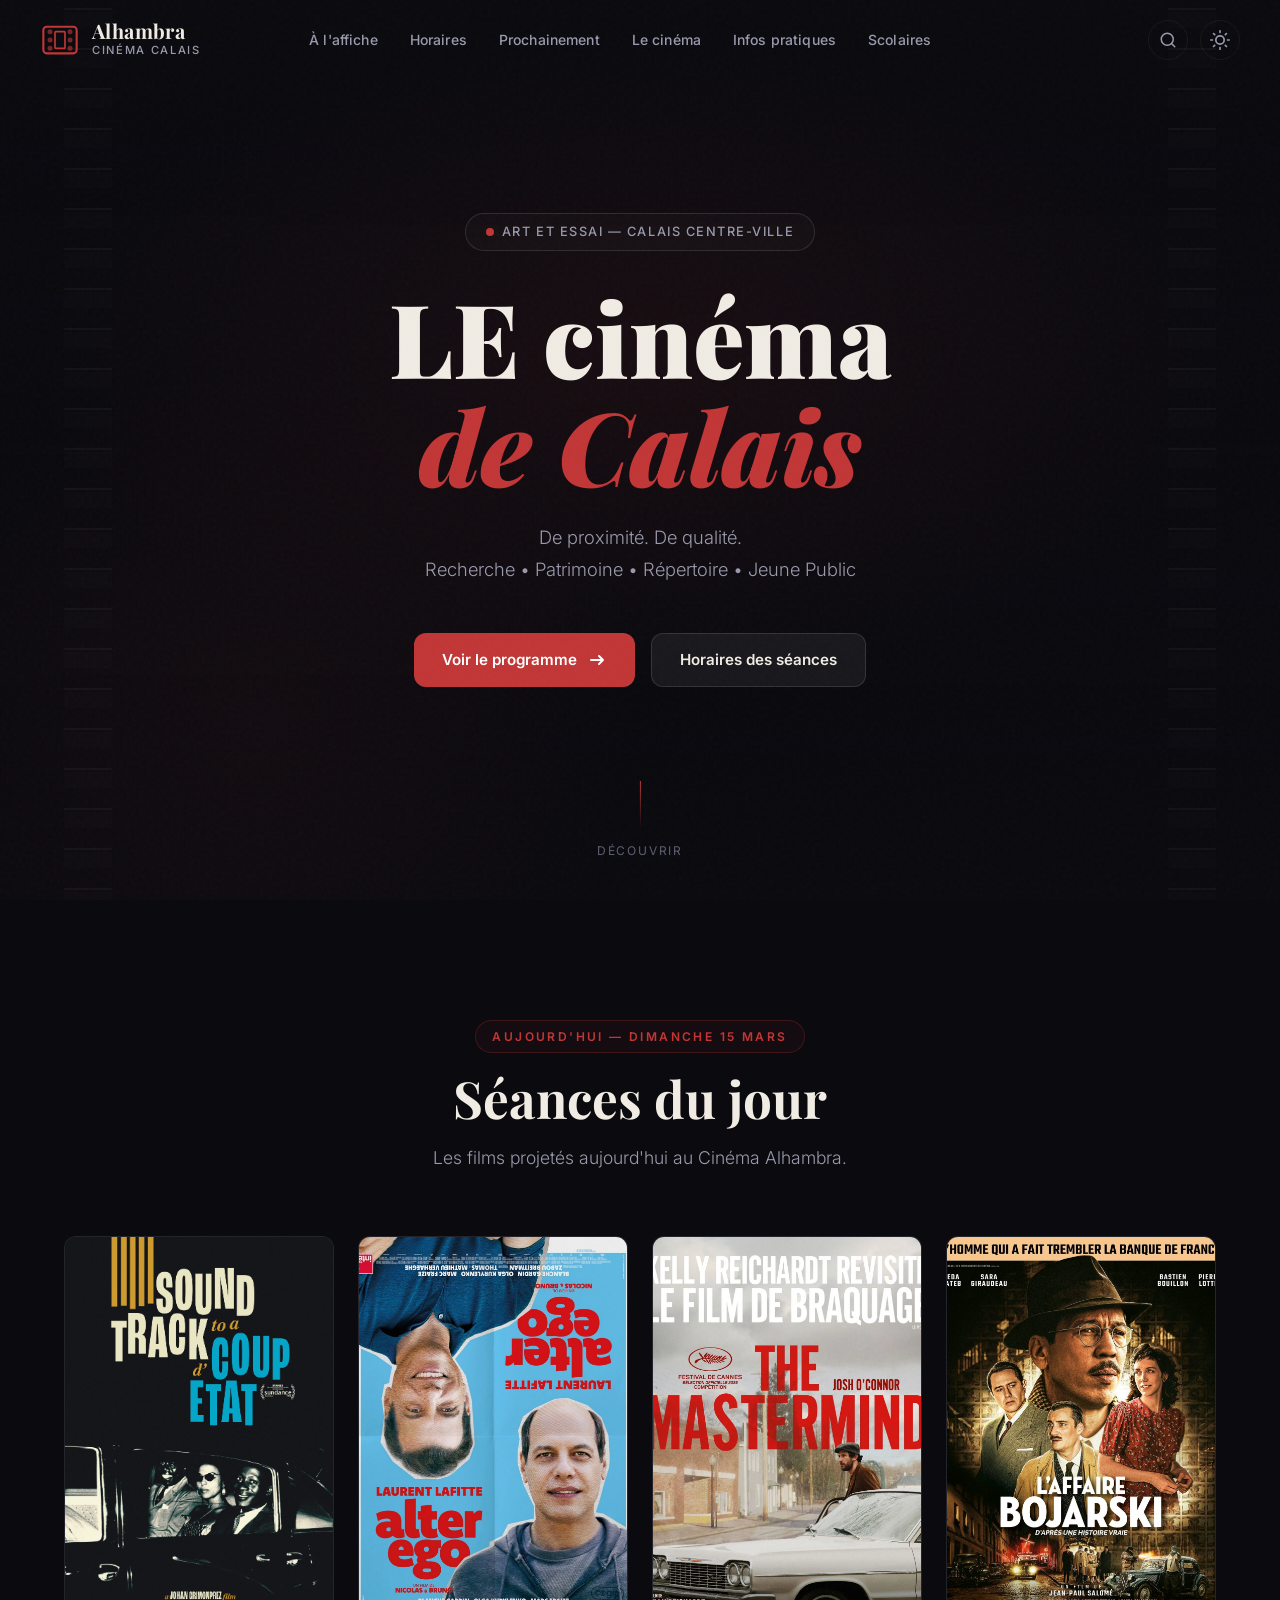
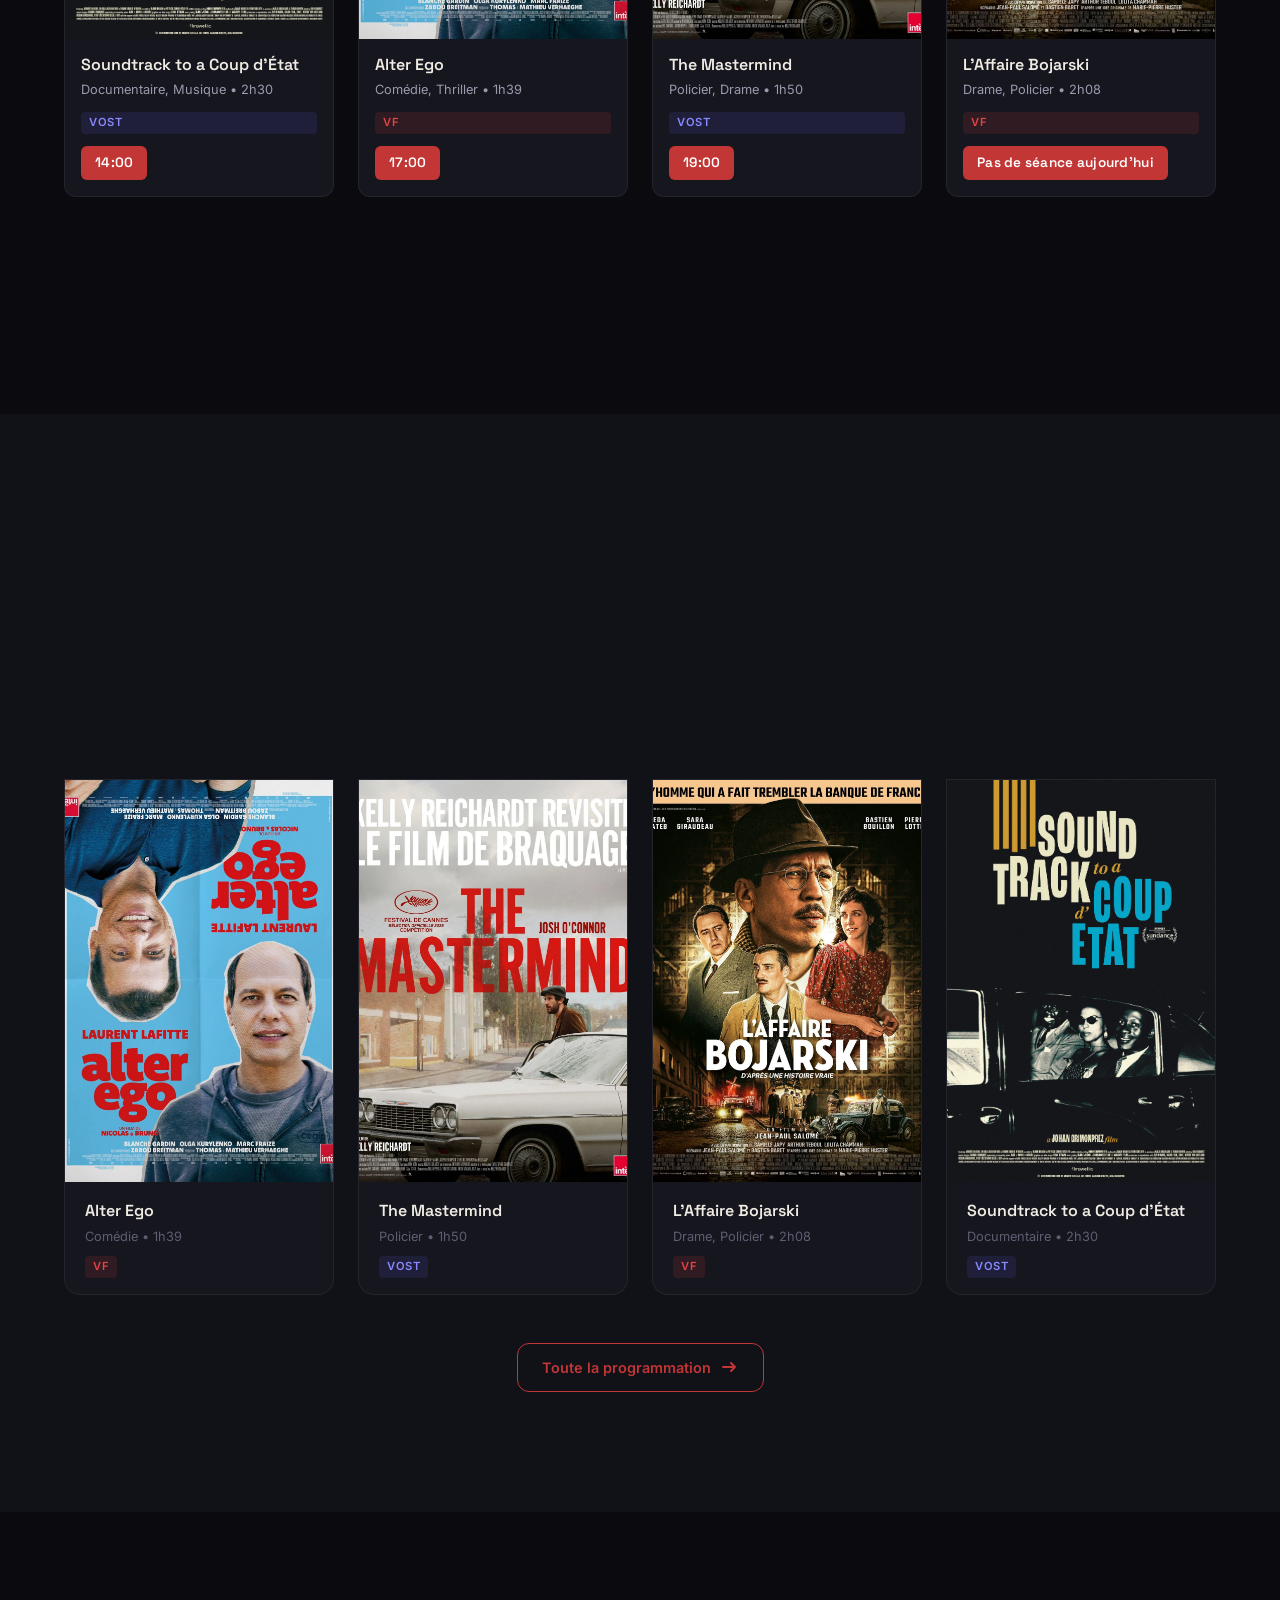
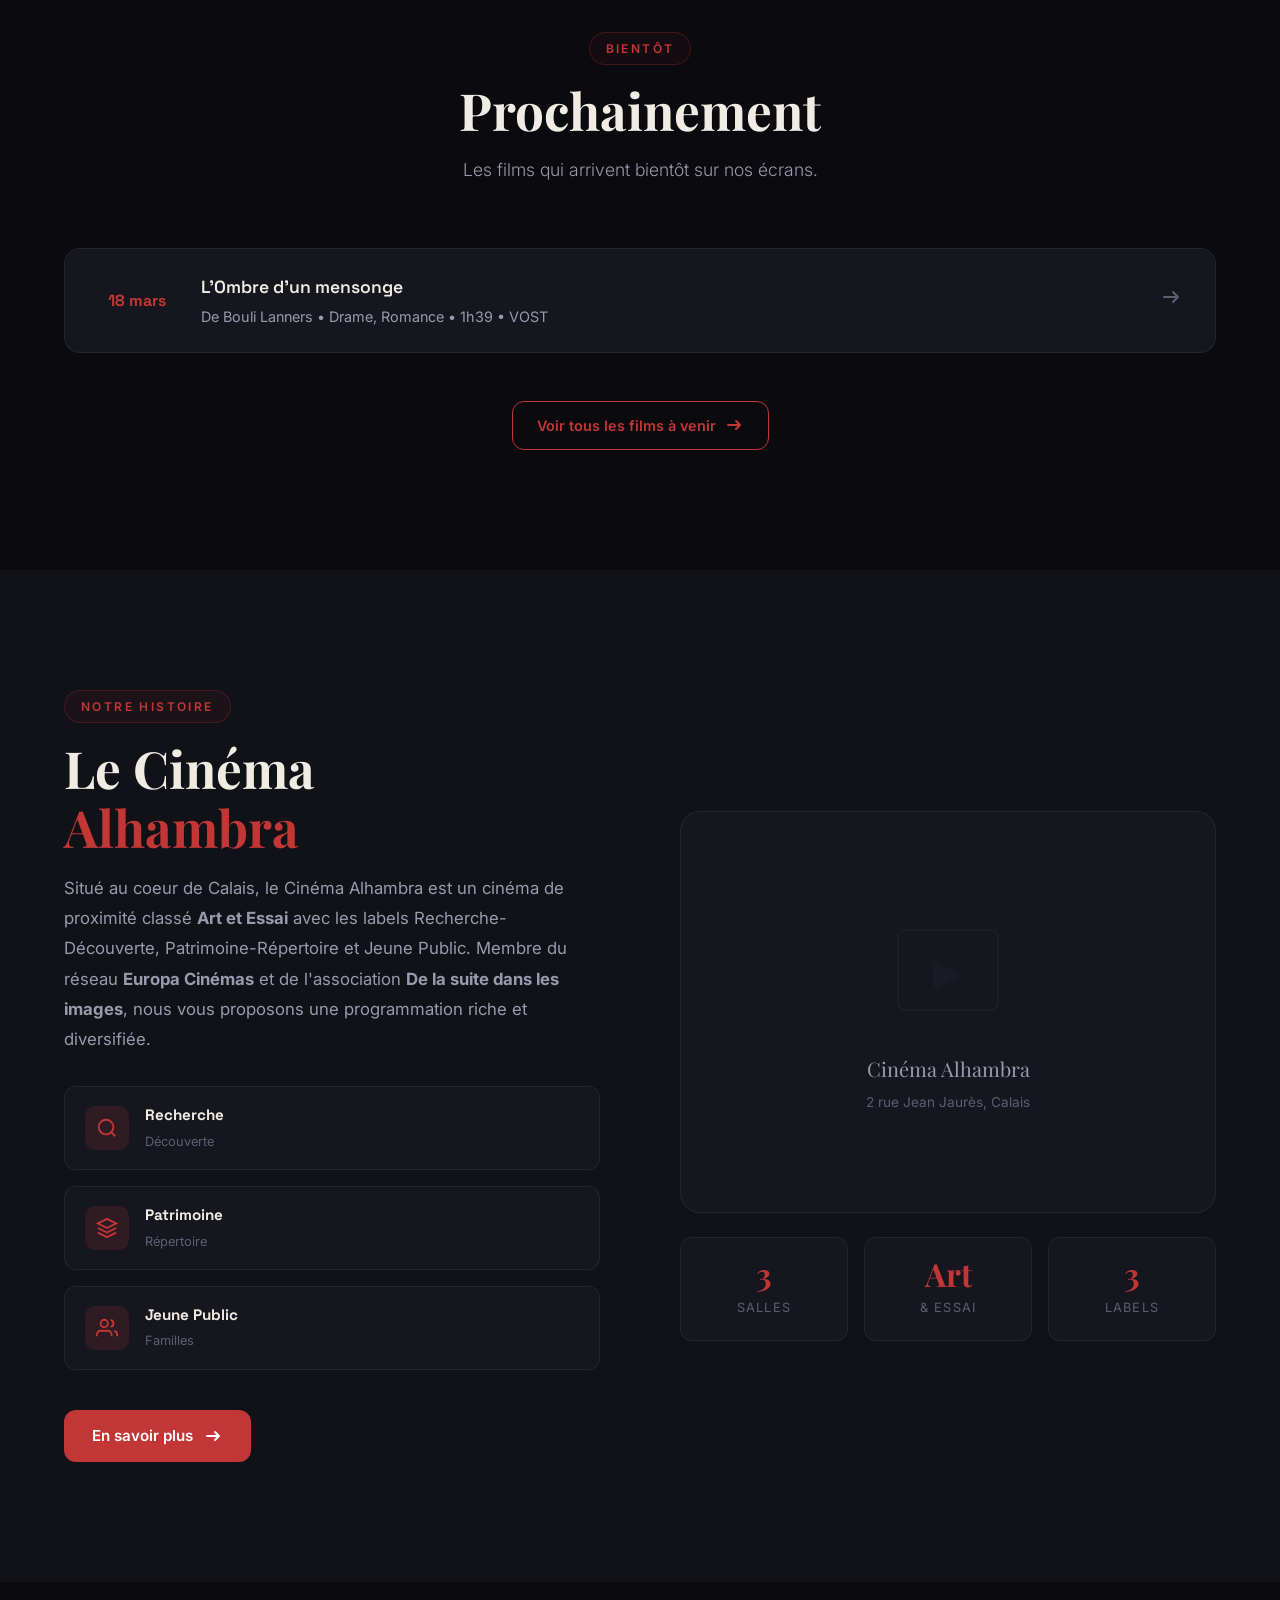
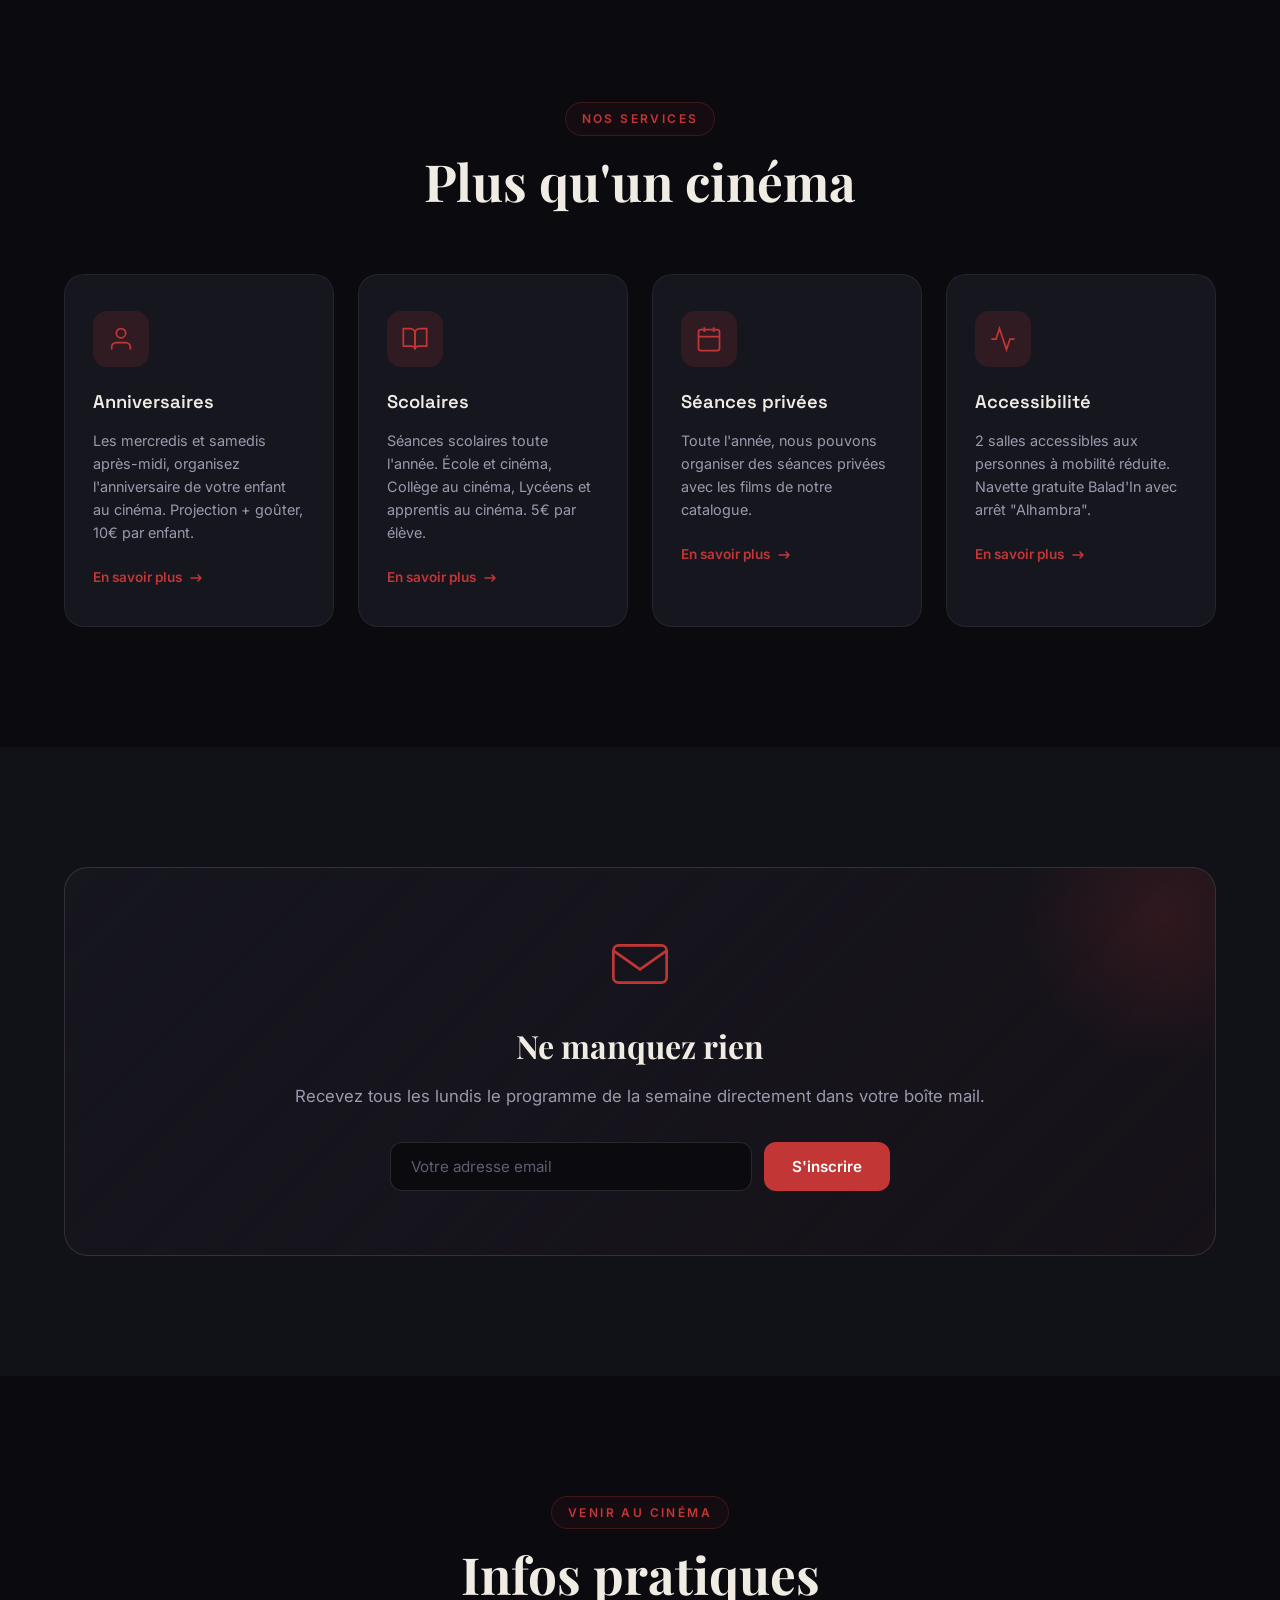
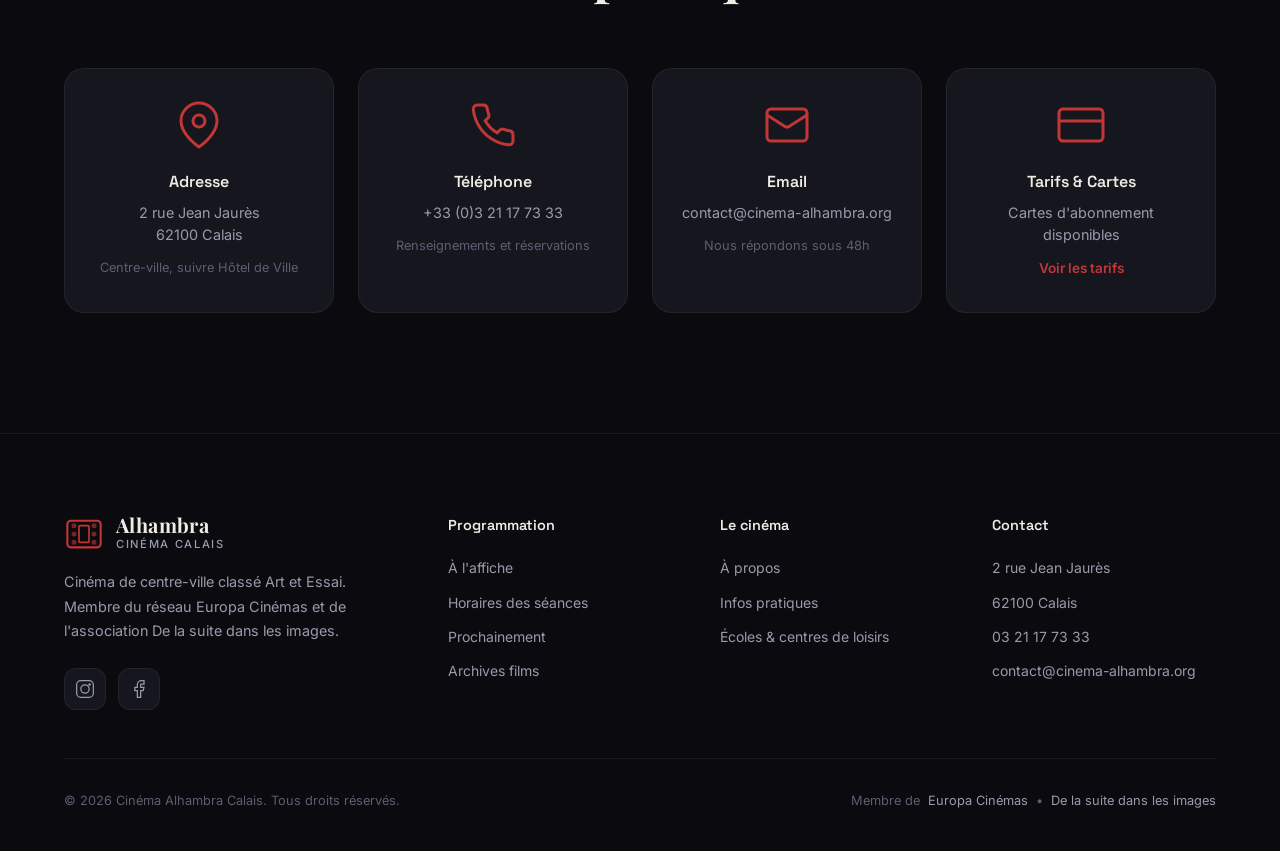
<file: index.html>
<!DOCTYPE html>
<html lang="fr">
<head>
    <meta charset="UTF-8">
    <meta name="viewport" content="width=device-width, initial-scale=1.0">
    <title>Cinéma Alhambra — Cinéma de centre-ville à Calais</title>
    <meta name="description" content="Cinéma Alhambra, LE cinéma de Calais. De proximité. De qualité. Art et Essai, labels Recherche, Patrimoine, Répertoire et Jeune Public.">
    <link rel="icon" type="image/svg+xml" href="data:image/svg+xml,<svg xmlns='http://www.w3.org/2000/svg' viewBox='0 0 100 100'><text y='.9em' font-size='90'>🎬</text></svg>">
    <link rel="preconnect" href="https://fonts.googleapis.com">
    <link rel="preconnect" href="https://fonts.gstatic.com" crossorigin>
    <link href="https://fonts.googleapis.com/css2?family=Playfair+Display:ital,wght@0,400;0,700;0,900;1,400&family=Inter:wght@300;400;500;600;700&family=Space+Grotesk:wght@400;500;600;700&display=swap" rel="stylesheet">
    <link rel="stylesheet" href="styles.css">
    <script>const t=localStorage.getItem('theme');if(t)document.documentElement.setAttribute('data-theme',t);</script>
</head>
<body>
    <!-- Cursor follower -->
    <div class="cursor-glow" id="cursorGlow"></div>

    <!-- Film grain overlay -->
    <div class="film-grain"></div>

    <!-- Navigation -->
    <header class="navbar" id="navbar">
        <div class="navbar-inner">
            <a href="index.html" class="logo">
                <div class="logo-icon">
                    <svg viewBox="0 0 48 48" fill="none" xmlns="http://www.w3.org/2000/svg">
                        <rect x="4" y="8" width="40" height="32" rx="4" stroke="currentColor" stroke-width="2.5"/>
                        <circle cx="12" cy="14" r="3" fill="currentColor" opacity="0.6"/>
                        <circle cx="12" cy="24" r="3" fill="currentColor" opacity="0.6"/>
                        <circle cx="12" cy="34" r="3" fill="currentColor" opacity="0.6"/>
                        <circle cx="36" cy="14" r="3" fill="currentColor" opacity="0.6"/>
                        <circle cx="36" cy="24" r="3" fill="currentColor" opacity="0.6"/>
                        <circle cx="36" cy="34" r="3" fill="currentColor" opacity="0.6"/>
                        <rect x="18" y="14" width="12" height="20" rx="1" stroke="currentColor" stroke-width="2"/>
                    </svg>
                </div>
                <div class="logo-text">
                    <span class="logo-name">Alhambra</span>
                    <span class="logo-sub">Cinéma Calais</span>
                </div>
            </a>
            <nav class="nav-links" id="navLinks">
                <a href="a-laffiche.html" class="nav-link">À l'affiche</a>
                <a href="horaires.html" class="nav-link">Horaires</a>
                <a href="prochainement.html" class="nav-link">Prochainement</a>
                <a href="le-cinema.html" class="nav-link">Le cinéma</a>
                <a href="infos-pratiques.html" class="nav-link">Infos pratiques</a>
                <a href="scolaires.html" class="nav-link">Scolaires</a>
            </nav>
            <button class="search-toggle" id="searchToggle" aria-label="Rechercher un film">
                <svg viewBox="0 0 24 24" fill="none" stroke="currentColor" stroke-width="2" stroke-linecap="round" stroke-linejoin="round"><circle cx="11" cy="11" r="8"/><path d="m21 21-4.35-4.35"/></svg>
            </button>
            <button class="theme-toggle" id="themeToggle" aria-label="Changer de thème">
                <svg class="icon-sun" viewBox="0 0 24 24" fill="none" stroke="currentColor" stroke-width="2" stroke-linecap="round" stroke-linejoin="round"><circle cx="12" cy="12" r="5"/><path d="M12 1v2M12 21v2M4.22 4.22l1.42 1.42M18.36 18.36l1.42 1.42M1 12h2M21 12h2M4.22 19.78l1.42-1.42M18.36 5.64l1.42-1.42"/></svg>
                <svg class="icon-moon" viewBox="0 0 24 24" fill="none" stroke="currentColor" stroke-width="2" stroke-linecap="round" stroke-linejoin="round"><path d="M21 12.79A9 9 0 1 1 11.21 3 7 7 0 0 0 21 12.79z"/></svg>
            </button>
            <button class="menu-toggle" id="menuToggle" aria-label="Menu">
                <span></span>
                <span></span>
                <span></span>
            </button>
        </div>
    </header>

    <!-- Mobile Nav Overlay -->
    <div class="mobile-nav" id="mobileNav">
        <nav class="mobile-nav-links">
            <a href="a-laffiche.html" class="mobile-nav-link">À l'affiche</a>
            <a href="horaires.html" class="mobile-nav-link">Horaires</a>
            <a href="prochainement.html" class="mobile-nav-link">Prochainement</a>
            <a href="le-cinema.html" class="mobile-nav-link">Le cinéma</a>
            <a href="infos-pratiques.html" class="mobile-nav-link">Infos pratiques</a>
            <a href="scolaires.html" class="mobile-nav-link">Scolaires</a>
            <a href="a-laffiche.html" class="mobile-nav-link">Archives</a>
        </nav>
    </div>

    <!-- Search Overlay -->
    <div class="search-overlay" id="searchOverlay">
        <div class="search-overlay-inner">
            <div class="search-box">
                <svg class="search-box-icon" viewBox="0 0 24 24" fill="none" stroke="currentColor" stroke-width="2"><circle cx="11" cy="11" r="8"/><path d="m21 21-4.35-4.35"/></svg>
                <input type="text" class="search-input" id="searchInput" placeholder="Rechercher un film..." autocomplete="off">
                <button class="search-close" id="searchClose" aria-label="Fermer">
                    <svg viewBox="0 0 24 24" fill="none" stroke="currentColor" stroke-width="2"><path d="M18 6 6 18M6 6l12 12"/></svg>
                </button>
            </div>
            <div class="search-results" id="searchResults"></div>
        </div>
    </div>

    <!-- Hero Section -->
    <section class="hero" id="hero">
        <div class="hero-bg">
            <div class="hero-gradient"></div>
            <div class="film-strip film-strip-left"></div>
            <div class="film-strip film-strip-right"></div>
        </div>
        <div class="hero-content">
            <div class="hero-badge reveal">
                <span class="badge-dot"></span>
                Art et Essai &mdash; Calais Centre-Ville
            </div>
            <h1 class="hero-title reveal">
                <span class="title-line">LE cinéma</span>
                <span class="title-line title-accent">de Calais</span>
            </h1>
            <p class="hero-subtitle reveal">
                De proximité. De qualité.<br>
                Recherche &bull; Patrimoine &bull; Répertoire &bull; Jeune Public
            </p>
            <div class="hero-actions reveal">
                <a href="a-laffiche.html" class="btn btn-primary">
                    <span>Voir le programme</span>
                    <svg width="20" height="20" viewBox="0 0 20 20" fill="none"><path d="M4 10h12m0 0l-4-4m4 4l-4 4" stroke="currentColor" stroke-width="2" stroke-linecap="round" stroke-linejoin="round"/></svg>
                </a>
                <a href="horaires.html" class="btn btn-secondary">
                    <span>Horaires des séances</span>
                </a>
            </div>
        </div>
        <div class="hero-scroll-indicator">
            <div class="scroll-line"></div>
            <span>Découvrir</span>
        </div>
    </section>

    <!-- Today's Screenings Section -->
    <section class="section section-today" id="today">
        <div class="container">
            <div class="section-header reveal">
                <span class="section-tag">Aujourd'hui &mdash; Dimanche 15 mars</span>
                <h2 class="section-title">Séances du jour</h2>
                <p class="section-desc">Les films projetés aujourd'hui au Cinéma Alhambra.</p>
            </div>
            <div class="today-grid">
                <a href="horaires.html" class="today-card reveal" style="--delay: 0">
                    <div class="today-poster">
                        <img src="posters/soundtrack-coup-etat.jpg" alt="Soundtrack to a Coup d'État" class="film-poster-img" loading="lazy">
                    </div>
                    <div class="today-info">
                        <h3 class="today-title">Soundtrack to a Coup d'État</h3>
                        <p class="today-meta">Documentaire, Musique &bull; 2h30</p>
                        <span class="film-badge vost">VOST</span>
                        <div class="today-times">
                            <span class="today-time">14:00</span>
                        </div>
                    </div>
                </a>
                <a href="horaires.html" class="today-card reveal" style="--delay: 1">
                    <div class="today-poster">
                        <img src="posters/alter-ego.jpg" alt="Alter Ego" class="film-poster-img" loading="lazy">
                    </div>
                    <div class="today-info">
                        <h3 class="today-title">Alter Ego</h3>
                        <p class="today-meta">Comédie, Thriller &bull; 1h39</p>
                        <span class="film-badge vf">VF</span>
                        <div class="today-times">
                            <span class="today-time">17:00</span>
                        </div>
                    </div>
                </a>
                <a href="horaires.html" class="today-card reveal" style="--delay: 2">
                    <div class="today-poster">
                        <img src="posters/the-mastermind.jpg" alt="The Mastermind" class="film-poster-img" loading="lazy">
                    </div>
                    <div class="today-info">
                        <h3 class="today-title">The Mastermind</h3>
                        <p class="today-meta">Policier, Drame &bull; 1h50</p>
                        <span class="film-badge vost">VOST</span>
                        <div class="today-times">
                            <span class="today-time">19:00</span>
                        </div>
                    </div>
                </a>
                <a href="horaires.html" class="today-card reveal" style="--delay: 3">
                    <div class="today-poster">
                        <img src="posters/affaire-bojarski.jpg" alt="L'Affaire Bojarski" class="film-poster-img" loading="lazy">
                    </div>
                    <div class="today-info">
                        <h3 class="today-title">L'Affaire Bojarski</h3>
                        <p class="today-meta">Drame, Policier &bull; 2h08</p>
                        <span class="film-badge vf">VF</span>
                        <div class="today-times">
                            <span class="today-time no-seance">Pas de séance aujourd'hui</span>
                        </div>
                    </div>
                </a>
            </div>
            <div class="section-cta reveal">
                <a href="horaires.html" class="btn btn-outline">
                    Tous les horaires de la semaine
                    <svg width="20" height="20" viewBox="0 0 20 20" fill="none"><path d="M4 10h12m0 0l-4-4m4 4l-4 4" stroke="currentColor" stroke-width="2" stroke-linecap="round" stroke-linejoin="round"/></svg>
                </a>
            </div>
        </div>
    </section>

    <!-- Now Showing Section -->
    <section class="section section-films" id="films">
        <div class="container">
            <div class="section-header reveal">
                <span class="section-tag">Cette semaine</span>
                <h2 class="section-title">À l'affiche</h2>
                <p class="section-desc">Découvrez notre sélection de films à l'affiche cette semaine au Cinéma Alhambra.</p>
            </div>
            <div class="films-grid">
                <a href="a-laffiche.html" class="film-card reveal" style="--delay: 0">
                    <div class="film-poster">
                        <img src="posters/alter-ego.jpg" alt="Affiche du film Alter Ego" class="film-poster-img" loading="lazy">
                        <div class="film-overlay">
                            <span class="film-cta">Voir les séances</span>
                        </div>
                    </div>
                    <div class="film-info">
                        <h3 class="film-title">Alter Ego</h3>
                        <p class="film-meta">Comédie &bull; 1h39</p>
                        <span class="film-badge vf">VF</span>
                    </div>
                </a>
                <a href="a-laffiche.html" class="film-card reveal" style="--delay: 1">
                    <div class="film-poster">
                        <img src="posters/the-mastermind.jpg" alt="Affiche du film The Mastermind" class="film-poster-img" loading="lazy">
                        <div class="film-overlay">
                            <span class="film-cta">Voir les séances</span>
                        </div>
                    </div>
                    <div class="film-info">
                        <h3 class="film-title">The Mastermind</h3>
                        <p class="film-meta">Policier &bull; 1h50</p>
                        <span class="film-badge vost">VOST</span>
                    </div>
                </a>
                <a href="a-laffiche.html" class="film-card reveal" style="--delay: 2">
                    <div class="film-poster">
                        <img src="posters/affaire-bojarski.jpg" alt="Affiche du film L'Affaire Bojarski" class="film-poster-img" loading="lazy">
                        <div class="film-overlay">
                            <span class="film-cta">Voir les séances</span>
                        </div>
                    </div>
                    <div class="film-info">
                        <h3 class="film-title">L'Affaire Bojarski</h3>
                        <p class="film-meta">Drame, Policier &bull; 2h08</p>
                        <span class="film-badge vf">VF</span>
                    </div>
                </a>
                <a href="a-laffiche.html" class="film-card reveal" style="--delay: 3">
                    <div class="film-poster">
                        <img src="posters/soundtrack-coup-etat.jpg" alt="Affiche du film Soundtrack to a Coup d'État" class="film-poster-img" loading="lazy">
                        <div class="film-overlay">
                            <span class="film-cta">Voir les séances</span>
                        </div>
                    </div>
                    <div class="film-info">
                        <h3 class="film-title">Soundtrack to a Coup d'État</h3>
                        <p class="film-meta">Documentaire &bull; 2h30</p>
                        <span class="film-badge vost">VOST</span>
                    </div>
                </a>
            </div>
            <div class="section-cta reveal">
                <a href="a-laffiche.html" class="btn btn-outline">
                    Toute la programmation
                    <svg width="20" height="20" viewBox="0 0 20 20" fill="none"><path d="M4 10h12m0 0l-4-4m4 4l-4 4" stroke="currentColor" stroke-width="2" stroke-linecap="round" stroke-linejoin="round"/></svg>
                </a>
            </div>
        </div>
    </section>

    <!-- Coming Soon Section -->
    <section class="section section-coming" id="coming">
        <div class="container">
            <div class="section-header reveal">
                <span class="section-tag">Bientôt</span>
                <h2 class="section-title">Prochainement</h2>
                <p class="section-desc">Les films qui arrivent bientôt sur nos écrans.</p>
            </div>
            <div class="coming-list">
                <a href="prochainement.html" class="coming-item reveal">
                    <div class="coming-date">
                        <span class="coming-day">18 mars</span>
                    </div>
                    <div class="coming-info">
                        <h3>L'Ombre d'un mensonge</h3>
                        <p>De Bouli Lanners &bull; Drame, Romance &bull; 1h39 &bull; VOST</p>
                    </div>
                    <div class="coming-arrow">
                        <svg width="24" height="24" viewBox="0 0 24 24" fill="none"><path d="M5 12h14m0 0l-5-5m5 5l-5 5" stroke="currentColor" stroke-width="2" stroke-linecap="round" stroke-linejoin="round"/></svg>
                    </div>
                </a>
            </div>
            <div class="section-cta reveal">
                <a href="prochainement.html" class="btn btn-outline">
                    Voir tous les films à venir
                    <svg width="20" height="20" viewBox="0 0 20 20" fill="none"><path d="M4 10h12m0 0l-4-4m4 4l-4 4" stroke="currentColor" stroke-width="2" stroke-linecap="round" stroke-linejoin="round"/></svg>
                </a>
            </div>
        </div>
    </section>

    <!-- About Section -->
    <section class="section section-about" id="about">
        <div class="container">
            <div class="about-grid">
                <div class="about-content reveal">
                    <span class="section-tag">Notre histoire</span>
                    <h2 class="section-title">Le Cinéma<br><span class="text-accent">Alhambra</span></h2>
                    <p class="about-text">
                        Situé au coeur de Calais, le Cinéma Alhambra est un cinéma de proximité classé
                        <strong>Art et Essai</strong> avec les labels Recherche-Découverte, Patrimoine-Répertoire
                        et Jeune Public. Membre du réseau <strong>Europa Cinémas</strong> et de l'association
                        <strong>De la suite dans les images</strong>, nous vous proposons une programmation riche
                        et diversifiée.
                    </p>
                    <div class="about-labels">
                        <div class="label-item">
                            <div class="label-icon">
                                <svg viewBox="0 0 24 24" fill="none" stroke="currentColor" stroke-width="2"><circle cx="11" cy="11" r="8"/><path d="m21 21-4.3-4.3"/></svg>
                            </div>
                            <div>
                                <strong>Recherche</strong>
                                <span>Découverte</span>
                            </div>
                        </div>
                        <div class="label-item">
                            <div class="label-icon">
                                <svg viewBox="0 0 24 24" fill="none" stroke="currentColor" stroke-width="2"><path d="M12 2L2 7l10 5 10-5-10-5zM2 17l10 5 10-5M2 12l10 5 10-5"/></svg>
                            </div>
                            <div>
                                <strong>Patrimoine</strong>
                                <span>Répertoire</span>
                            </div>
                        </div>
                        <div class="label-item">
                            <div class="label-icon">
                                <svg viewBox="0 0 24 24" fill="none" stroke="currentColor" stroke-width="2"><path d="M17 21v-2a4 4 0 0 0-4-4H5a4 4 0 0 0-4 4v2"/><circle cx="9" cy="7" r="4"/><path d="M23 21v-2a4 4 0 0 0-3-3.87M16 3.13a4 4 0 0 1 0 7.75"/></svg>
                            </div>
                            <div>
                                <strong>Jeune Public</strong>
                                <span>Familles</span>
                            </div>
                        </div>
                    </div>
                    <a href="le-cinema.html" class="btn btn-primary">
                        <span>En savoir plus</span>
                        <svg width="20" height="20" viewBox="0 0 20 20" fill="none"><path d="M4 10h12m0 0l-4-4m4 4l-4 4" stroke="currentColor" stroke-width="2" stroke-linecap="round" stroke-linejoin="round"/></svg>
                    </a>
                </div>
                <div class="about-visual reveal">
                    <div class="about-image-wrapper">
                        <div class="about-image-placeholder">
                            <svg viewBox="0 0 120 120" fill="none" xmlns="http://www.w3.org/2000/svg">
                                <rect x="10" y="20" width="100" height="80" rx="8" stroke="currentColor" stroke-width="2" opacity="0.3"/>
                                <path d="M45 50 L75 65 L45 80Z" fill="currentColor" opacity="0.2"/>
                                <circle cx="60" cy="65" r="25" stroke="currentColor" stroke-width="1.5" opacity="0.15" stroke-dasharray="4 4"/>
                            </svg>
                            <p>Cinéma Alhambra</p>
                            <span>2 rue Jean Jaurès, Calais</span>
                        </div>
                    </div>
                    <div class="about-stats">
                        <div class="stat-item">
                            <span class="stat-number" data-count="3">0</span>
                            <span class="stat-label">Salles</span>
                        </div>
                        <div class="stat-item">
                            <span class="stat-number">Art</span>
                            <span class="stat-label">& Essai</span>
                        </div>
                        <div class="stat-item">
                            <span class="stat-number">3</span>
                            <span class="stat-label">Labels</span>
                        </div>
                    </div>
                </div>
            </div>
        </div>
    </section>

    <!-- Services Section -->
    <section class="section section-services" id="services">
        <div class="container">
            <div class="section-header reveal">
                <span class="section-tag">Nos services</span>
                <h2 class="section-title">Plus qu'un cinéma</h2>
            </div>
            <div class="services-grid">
                <div class="service-card reveal" style="--delay: 0">
                    <div class="service-icon">
                        <svg viewBox="0 0 24 24" fill="none" stroke="currentColor" stroke-width="1.5">
                            <path d="M20 21v-2a4 4 0 0 0-4-4H8a4 4 0 0 0-4 4v2"/>
                            <circle cx="12" cy="7" r="4"/>
                        </svg>
                    </div>
                    <h3>Anniversaires</h3>
                    <p>Les mercredis et samedis après-midi, organisez l'anniversaire de votre enfant au cinéma. Projection + goûter, 10&euro; par enfant.</p>
                    <a href="infos-pratiques.html" class="service-link">
                        En savoir plus
                        <svg width="16" height="16" viewBox="0 0 16 16" fill="none"><path d="M3 8h10m0 0l-3-3m3 3l-3 3" stroke="currentColor" stroke-width="1.5" stroke-linecap="round" stroke-linejoin="round"/></svg>
                    </a>
                </div>
                <div class="service-card reveal" style="--delay: 1">
                    <div class="service-icon">
                        <svg viewBox="0 0 24 24" fill="none" stroke="currentColor" stroke-width="1.5">
                            <path d="M2 3h6a4 4 0 0 1 4 4v14a3 3 0 0 0-3-3H2z"/>
                            <path d="M22 3h-6a4 4 0 0 0-4 4v14a3 3 0 0 1 3-3h7z"/>
                        </svg>
                    </div>
                    <h3>Scolaires</h3>
                    <p>Séances scolaires toute l'année. École et cinéma, Collège au cinéma, Lycéens et apprentis au cinéma. 5&euro; par élève.</p>
                    <a href="scolaires.html" class="service-link">
                        En savoir plus
                        <svg width="16" height="16" viewBox="0 0 16 16" fill="none"><path d="M3 8h10m0 0l-3-3m3 3l-3 3" stroke="currentColor" stroke-width="1.5" stroke-linecap="round" stroke-linejoin="round"/></svg>
                    </a>
                </div>
                <div class="service-card reveal" style="--delay: 2">
                    <div class="service-icon">
                        <svg viewBox="0 0 24 24" fill="none" stroke="currentColor" stroke-width="1.5">
                            <rect x="3" y="4" width="18" height="18" rx="2"/>
                            <path d="M16 2v4M8 2v4M3 10h18"/>
                        </svg>
                    </div>
                    <h3>Séances privées</h3>
                    <p>Toute l'année, nous pouvons organiser des séances privées avec les films de notre catalogue.</p>
                    <a href="infos-pratiques.html" class="service-link">
                        En savoir plus
                        <svg width="16" height="16" viewBox="0 0 16 16" fill="none"><path d="M3 8h10m0 0l-3-3m3 3l-3 3" stroke="currentColor" stroke-width="1.5" stroke-linecap="round" stroke-linejoin="round"/></svg>
                    </a>
                </div>
                <div class="service-card reveal" style="--delay: 3">
                    <div class="service-icon">
                        <svg viewBox="0 0 24 24" fill="none" stroke="currentColor" stroke-width="1.5">
                            <path d="M22 12h-4l-3 9L9 3l-3 9H2"/>
                        </svg>
                    </div>
                    <h3>Accessibilité</h3>
                    <p>2 salles accessibles aux personnes à mobilité réduite. Navette gratuite Balad'In avec arrêt "Alhambra".</p>
                    <a href="infos-pratiques.html" class="service-link">
                        En savoir plus
                        <svg width="16" height="16" viewBox="0 0 16 16" fill="none"><path d="M3 8h10m0 0l-3-3m3 3l-3 3" stroke="currentColor" stroke-width="1.5" stroke-linecap="round" stroke-linejoin="round"/></svg>
                    </a>
                </div>
            </div>
        </div>
    </section>

    <!-- Newsletter Section -->
    <section class="section section-newsletter" id="newsletter">
        <div class="container">
            <div class="newsletter-card reveal">
                <div class="newsletter-content">
                    <div class="newsletter-icon">
                        <svg viewBox="0 0 48 48" fill="none" stroke="currentColor" stroke-width="2">
                            <rect x="4" y="10" width="40" height="28" rx="4"/>
                            <path d="M4 14l20 14 20-14"/>
                        </svg>
                    </div>
                    <h2>Ne manquez rien</h2>
                    <p>Recevez tous les lundis le programme de la semaine directement dans votre boîte mail.</p>
                    <div class="newsletter-form">
                        <input type="email" placeholder="Votre adresse email" class="newsletter-input" aria-label="Adresse email">
                        <button class="btn btn-primary newsletter-btn">
                            S'inscrire
                        </button>
                    </div>
                </div>
            </div>
        </div>
    </section>

    <!-- Practical Info Section -->
    <section class="section section-info" id="info">
        <div class="container">
            <div class="section-header reveal">
                <span class="section-tag">Venir au cinéma</span>
                <h2 class="section-title">Infos pratiques</h2>
            </div>
            <div class="info-grid">
                <div class="info-card reveal">
                    <div class="info-icon">
                        <svg viewBox="0 0 24 24" fill="none" stroke="currentColor" stroke-width="1.5">
                            <path d="M21 10c0 7-9 13-9 13s-9-6-9-13a9 9 0 0 1 18 0z"/>
                            <circle cx="12" cy="10" r="3"/>
                        </svg>
                    </div>
                    <h3>Adresse</h3>
                    <p>2 rue Jean Jaurès<br>62100 Calais</p>
                    <span class="info-detail">Centre-ville, suivre Hôtel de Ville</span>
                </div>
                <div class="info-card reveal">
                    <div class="info-icon">
                        <svg viewBox="0 0 24 24" fill="none" stroke="currentColor" stroke-width="1.5">
                            <path d="M22 16.92v3a2 2 0 0 1-2.18 2 19.79 19.79 0 0 1-8.63-3.07 19.5 19.5 0 0 1-6-6A19.79 19.79 0 0 1 2.12 4.11 2 2 0 0 1 4.11 2h3a2 2 0 0 1 2 1.72 12.84 12.84 0 0 0 .7 2.81 2 2 0 0 1-.45 2.11L8.09 9.91a16 16 0 0 0 6 6l1.27-1.27a2 2 0 0 1 2.11-.45 12.84 12.84 0 0 0 2.81.7A2 2 0 0 1 22 16.92z"/>
                        </svg>
                    </div>
                    <h3>Téléphone</h3>
                    <p>+33 (0)3 21 17 73 33</p>
                    <span class="info-detail">Renseignements et réservations</span>
                </div>
                <div class="info-card reveal">
                    <div class="info-icon">
                        <svg viewBox="0 0 24 24" fill="none" stroke="currentColor" stroke-width="1.5">
                            <rect x="2" y="4" width="20" height="16" rx="2"/>
                            <path d="m22 7-8.97 5.7a1.94 1.94 0 0 1-2.06 0L2 7"/>
                        </svg>
                    </div>
                    <h3>Email</h3>
                    <p>contact@cinema-alhambra.org</p>
                    <span class="info-detail">Nous répondons sous 48h</span>
                </div>
                <div class="info-card reveal">
                    <div class="info-icon">
                        <svg viewBox="0 0 24 24" fill="none" stroke="currentColor" stroke-width="1.5">
                            <rect x="1" y="4" width="22" height="16" rx="2"/>
                            <path d="M1 10h22"/>
                        </svg>
                    </div>
                    <h3>Tarifs & Cartes</h3>
                    <p>Cartes d'abonnement disponibles</p>
                    <a href="infos-pratiques.html" class="info-link">Voir les tarifs</a>
                </div>
            </div>
        </div>
    </section>

    <!-- Footer -->
    <footer class="footer">
        <div class="container">
            <div class="footer-grid">
                <div class="footer-brand">
                    <a href="index.html" class="logo">
                        <div class="logo-icon">
                            <svg viewBox="0 0 48 48" fill="none" xmlns="http://www.w3.org/2000/svg">
                                <rect x="4" y="8" width="40" height="32" rx="4" stroke="currentColor" stroke-width="2.5"/>
                                <circle cx="12" cy="14" r="3" fill="currentColor" opacity="0.6"/>
                                <circle cx="12" cy="24" r="3" fill="currentColor" opacity="0.6"/>
                                <circle cx="12" cy="34" r="3" fill="currentColor" opacity="0.6"/>
                                <circle cx="36" cy="14" r="3" fill="currentColor" opacity="0.6"/>
                                <circle cx="36" cy="24" r="3" fill="currentColor" opacity="0.6"/>
                                <circle cx="36" cy="34" r="3" fill="currentColor" opacity="0.6"/>
                                <rect x="18" y="14" width="12" height="20" rx="1" stroke="currentColor" stroke-width="2"/>
                            </svg>
                        </div>
                        <div class="logo-text">
                            <span class="logo-name">Alhambra</span>
                            <span class="logo-sub">Cinéma Calais</span>
                        </div>
                    </a>
                    <p class="footer-desc">Cinéma de centre-ville classé Art et Essai. Membre du réseau Europa Cinémas et de l'association De la suite dans les images.</p>
                    <div class="footer-social">
                        <a href="https://www.instagram.com/alhambracalais/" target="_blank" rel="noopener noreferrer" aria-label="Instagram" class="social-link">
                            <svg viewBox="0 0 24 24" fill="none" stroke="currentColor" stroke-width="1.5"><rect x="2" y="2" width="20" height="20" rx="5"/><circle cx="12" cy="12" r="5"/><circle cx="17.5" cy="6.5" r="1.5" fill="currentColor" stroke="none"/></svg>
                        </a>
                        <a href="https://www.facebook.com/alhambracalais" target="_blank" rel="noopener noreferrer" aria-label="Facebook" class="social-link">
                            <svg viewBox="0 0 24 24" fill="none" stroke="currentColor" stroke-width="1.5"><path d="M18 2h-3a5 5 0 0 0-5 5v3H7v4h3v8h4v-8h3l1-4h-4V7a1 1 0 0 1 1-1h3z"/></svg>
                        </a>
                    </div>
                </div>
                <div class="footer-links-group">
                    <h4>Programmation</h4>
                    <ul>
                        <li><a href="a-laffiche.html">À l'affiche</a></li>
                        <li><a href="horaires.html">Horaires des séances</a></li>
                        <li><a href="prochainement.html">Prochainement</a></li>
                        <li><a href="a-laffiche.html">Archives films</a></li>
                    </ul>
                </div>
                <div class="footer-links-group">
                    <h4>Le cinéma</h4>
                    <ul>
                        <li><a href="le-cinema.html">À propos</a></li>
                        <li><a href="infos-pratiques.html">Infos pratiques</a></li>
                        <li><a href="scolaires.html">Écoles & centres de loisirs</a></li>
                    </ul>
                </div>
                <div class="footer-links-group">
                    <h4>Contact</h4>
                    <ul>
                        <li>2 rue Jean Jaurès</li>
                        <li>62100 Calais</li>
                        <li><a href="tel:+33321177333">03 21 17 73 33</a></li>
                        <li><a href="mailto:contact@cinema-alhambra.org">contact@cinema-alhambra.org</a></li>
                    </ul>
                </div>
            </div>
            <div class="footer-bottom">
                <p>&copy; 2026 Cinéma Alhambra Calais. Tous droits réservés.</p>
                <div class="footer-partners">
                    <span>Membre de</span>
                    <a href="https://www.europa-cinemas.org/" target="_blank" rel="noopener noreferrer">Europa Cinémas</a>
                    <span>&bull;</span>
                    <a href="https://www.delasuitedanslesimages.org/" target="_blank" rel="noopener noreferrer">De la suite dans les images</a>
                </div>
            </div>
        </div>
    </footer>

    <script src="script.js"></script>
</body>
</html>
</file>
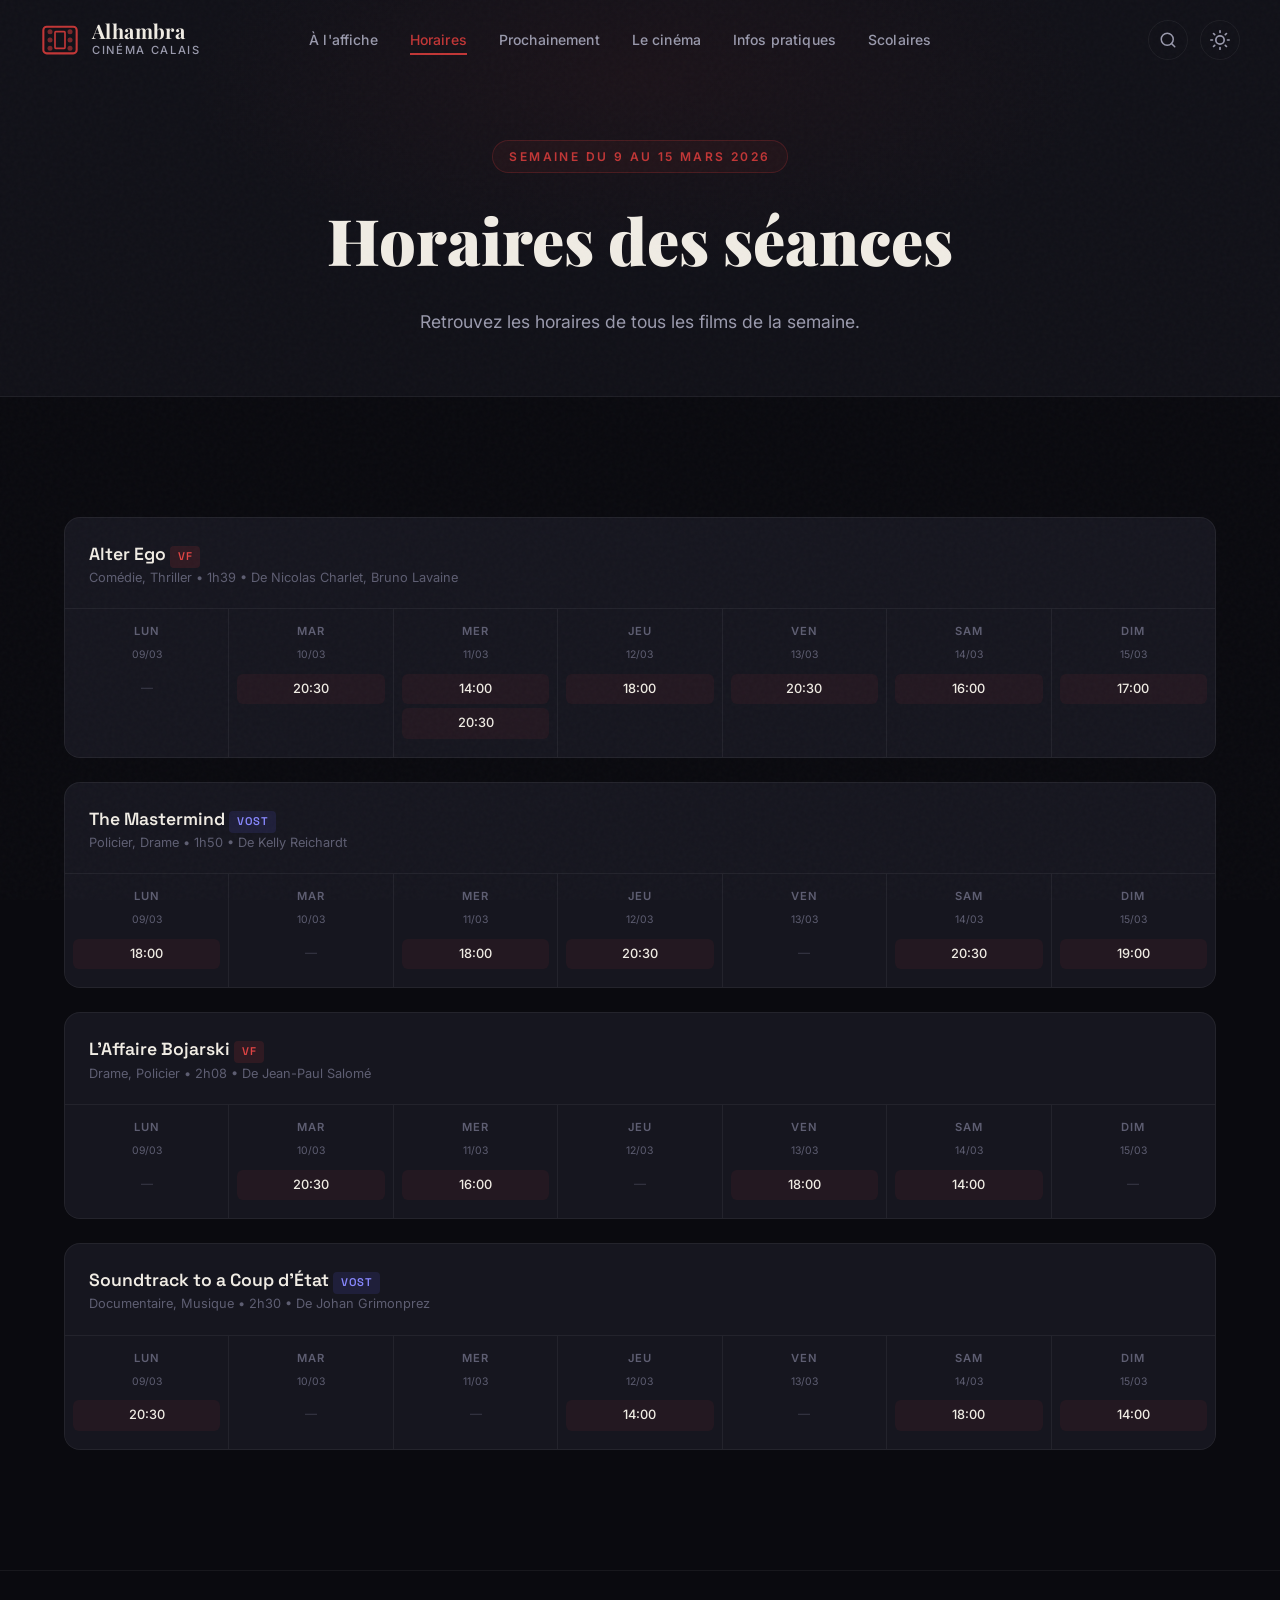
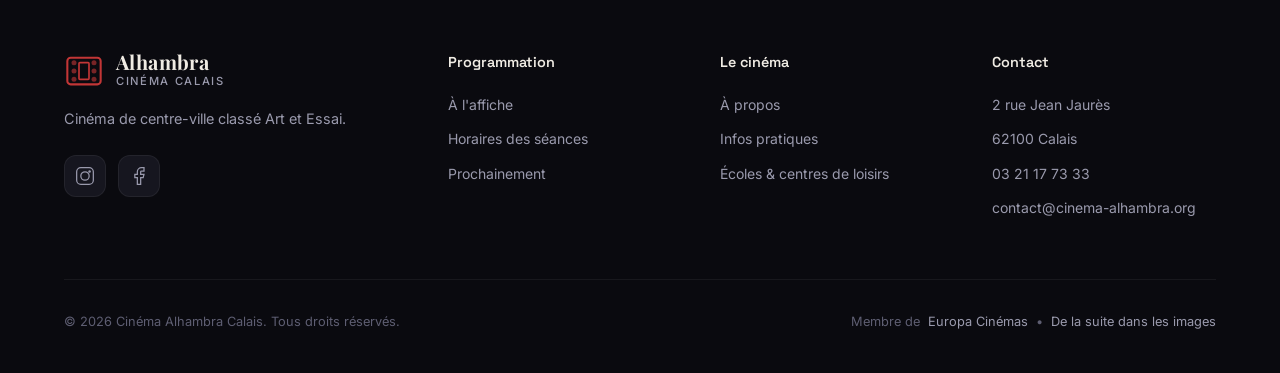
<file: horaires.html>
<!DOCTYPE html>
<html lang="fr">
<head>
    <meta charset="UTF-8">
    <meta name="viewport" content="width=device-width, initial-scale=1.0">
    <title>Horaires des séances — Cinéma Alhambra Calais</title>
    <meta name="description" content="Horaires des séances de la semaine au Cinéma Alhambra de Calais.">
    <link rel="icon" type="image/svg+xml" href="data:image/svg+xml,<svg xmlns='http://www.w3.org/2000/svg' viewBox='0 0 100 100'><text y='.9em' font-size='90'>🎬</text></svg>">
    <link rel="preconnect" href="https://fonts.googleapis.com">
    <link rel="preconnect" href="https://fonts.gstatic.com" crossorigin>
    <link href="https://fonts.googleapis.com/css2?family=Playfair+Display:ital,wght@0,400;0,700;0,900;1,400&family=Inter:wght@300;400;500;600;700&family=Space+Grotesk:wght@400;500;600;700&display=swap" rel="stylesheet">
    <link rel="stylesheet" href="styles.css">
    <script>const t=localStorage.getItem('theme');if(t)document.documentElement.setAttribute('data-theme',t);</script>
</head>
<body>
    <div class="cursor-glow" id="cursorGlow"></div>
    <div class="film-grain"></div>

    <header class="navbar" id="navbar">
        <div class="navbar-inner">
            <a href="index.html" class="logo">
                <div class="logo-icon"><svg viewBox="0 0 48 48" fill="none"><rect x="4" y="8" width="40" height="32" rx="4" stroke="currentColor" stroke-width="2.5"/><circle cx="12" cy="14" r="3" fill="currentColor" opacity="0.6"/><circle cx="12" cy="24" r="3" fill="currentColor" opacity="0.6"/><circle cx="12" cy="34" r="3" fill="currentColor" opacity="0.6"/><circle cx="36" cy="14" r="3" fill="currentColor" opacity="0.6"/><circle cx="36" cy="24" r="3" fill="currentColor" opacity="0.6"/><circle cx="36" cy="34" r="3" fill="currentColor" opacity="0.6"/><rect x="18" y="14" width="12" height="20" rx="1" stroke="currentColor" stroke-width="2"/></svg></div>
                <div class="logo-text"><span class="logo-name">Alhambra</span><span class="logo-sub">Cinéma Calais</span></div>
            </a>
            <nav class="nav-links">
                <a href="a-laffiche.html" class="nav-link">À l'affiche</a>
                <a href="horaires.html" class="nav-link active">Horaires</a>
                <a href="prochainement.html" class="nav-link">Prochainement</a>
                <a href="le-cinema.html" class="nav-link">Le cinéma</a>
                <a href="infos-pratiques.html" class="nav-link">Infos pratiques</a>
                <a href="scolaires.html" class="nav-link">Scolaires</a>
            </nav>
            <button class="search-toggle" id="searchToggle" aria-label="Rechercher un film">
                <svg viewBox="0 0 24 24" fill="none" stroke="currentColor" stroke-width="2" stroke-linecap="round" stroke-linejoin="round"><circle cx="11" cy="11" r="8"/><path d="m21 21-4.35-4.35"/></svg>
            </button>
            <button class="theme-toggle" id="themeToggle" aria-label="Changer de thème">
                <svg class="icon-sun" viewBox="0 0 24 24" fill="none" stroke="currentColor" stroke-width="2" stroke-linecap="round" stroke-linejoin="round"><circle cx="12" cy="12" r="5"/><path d="M12 1v2M12 21v2M4.22 4.22l1.42 1.42M18.36 18.36l1.42 1.42M1 12h2M21 12h2M4.22 19.78l1.42-1.42M18.36 5.64l1.42-1.42"/></svg>
                <svg class="icon-moon" viewBox="0 0 24 24" fill="none" stroke="currentColor" stroke-width="2" stroke-linecap="round" stroke-linejoin="round"><path d="M21 12.79A9 9 0 1 1 11.21 3 7 7 0 0 0 21 12.79z"/></svg>
            </button>
            <button class="menu-toggle" id="menuToggle" aria-label="Menu"><span></span><span></span><span></span></button>
        </div>
    </header>

    <div class="mobile-nav" id="mobileNav">
        <nav class="mobile-nav-links">
            <a href="a-laffiche.html" class="mobile-nav-link">À l'affiche</a>
            <a href="horaires.html" class="mobile-nav-link">Horaires</a>
            <a href="prochainement.html" class="mobile-nav-link">Prochainement</a>
            <a href="le-cinema.html" class="mobile-nav-link">Le cinéma</a>
            <a href="infos-pratiques.html" class="mobile-nav-link">Infos pratiques</a>
            <a href="scolaires.html" class="mobile-nav-link">Scolaires</a>
        </nav>
    </div>

    <!-- Search Overlay -->
    <div class="search-overlay" id="searchOverlay">
        <div class="search-overlay-inner">
            <div class="search-box">
                <svg class="search-box-icon" viewBox="0 0 24 24" fill="none" stroke="currentColor" stroke-width="2"><circle cx="11" cy="11" r="8"/><path d="m21 21-4.35-4.35"/></svg>
                <input type="text" class="search-input" id="searchInput" placeholder="Rechercher un film..." autocomplete="off">
                <button class="search-close" id="searchClose" aria-label="Fermer">
                    <svg viewBox="0 0 24 24" fill="none" stroke="currentColor" stroke-width="2"><path d="M18 6 6 18M6 6l12 12"/></svg>
                </button>
            </div>
            <div class="search-results" id="searchResults"></div>
        </div>
    </div>

    <section class="page-header">
        <div class="container">
            <span class="section-tag">Semaine du 9 au 15 mars 2026</span>
            <h1>Horaires des séances</h1>
            <p>Retrouvez les horaires de tous les films de la semaine.</p>
        </div>
    </section>

    <section class="section">
        <div class="container">
            <div class="horaires-grid">

                <!-- Alter Ego -->
                <div class="horaire-film reveal">
                    <div class="horaire-film-header">
                        <div>
                            <h3>Alter Ego <span class="film-badge vf">VF</span></h3>
                            <p class="film-meta">Comédie, Thriller &bull; 1h39 &bull; De Nicolas Charlet, Bruno Lavaine</p>
                        </div>
                    </div>
                    <div class="horaire-days">
                        <div class="horaire-day"><span class="horaire-day-name">Lun</span><span class="horaire-day-date">09/03</span><span class="horaire-no-seance">—</span></div>
                        <div class="horaire-day"><span class="horaire-day-name">Mar</span><span class="horaire-day-date">10/03</span><span class="horaire-time">20:30</span></div>
                        <div class="horaire-day"><span class="horaire-day-name">Mer</span><span class="horaire-day-date">11/03</span><span class="horaire-time">14:00</span><span class="horaire-time">20:30</span></div>
                        <div class="horaire-day"><span class="horaire-day-name">Jeu</span><span class="horaire-day-date">12/03</span><span class="horaire-time">18:00</span></div>
                        <div class="horaire-day"><span class="horaire-day-name">Ven</span><span class="horaire-day-date">13/03</span><span class="horaire-time">20:30</span></div>
                        <div class="horaire-day"><span class="horaire-day-name">Sam</span><span class="horaire-day-date">14/03</span><span class="horaire-time">16:00</span></div>
                        <div class="horaire-day"><span class="horaire-day-name">Dim</span><span class="horaire-day-date">15/03</span><span class="horaire-time">17:00</span></div>
                    </div>
                </div>

                <!-- The Mastermind -->
                <div class="horaire-film reveal">
                    <div class="horaire-film-header">
                        <div>
                            <h3>The Mastermind <span class="film-badge vost">VOST</span></h3>
                            <p class="film-meta">Policier, Drame &bull; 1h50 &bull; De Kelly Reichardt</p>
                        </div>
                    </div>
                    <div class="horaire-days">
                        <div class="horaire-day"><span class="horaire-day-name">Lun</span><span class="horaire-day-date">09/03</span><span class="horaire-time">18:00</span></div>
                        <div class="horaire-day"><span class="horaire-day-name">Mar</span><span class="horaire-day-date">10/03</span><span class="horaire-no-seance">—</span></div>
                        <div class="horaire-day"><span class="horaire-day-name">Mer</span><span class="horaire-day-date">11/03</span><span class="horaire-time">18:00</span></div>
                        <div class="horaire-day"><span class="horaire-day-name">Jeu</span><span class="horaire-day-date">12/03</span><span class="horaire-time">20:30</span></div>
                        <div class="horaire-day"><span class="horaire-day-name">Ven</span><span class="horaire-day-date">13/03</span><span class="horaire-no-seance">—</span></div>
                        <div class="horaire-day"><span class="horaire-day-name">Sam</span><span class="horaire-day-date">14/03</span><span class="horaire-time">20:30</span></div>
                        <div class="horaire-day"><span class="horaire-day-name">Dim</span><span class="horaire-day-date">15/03</span><span class="horaire-time">19:00</span></div>
                    </div>
                </div>

                <!-- L'Affaire Bojarski -->
                <div class="horaire-film reveal">
                    <div class="horaire-film-header">
                        <div>
                            <h3>L'Affaire Bojarski <span class="film-badge vf">VF</span></h3>
                            <p class="film-meta">Drame, Policier &bull; 2h08 &bull; De Jean-Paul Salomé</p>
                        </div>
                    </div>
                    <div class="horaire-days">
                        <div class="horaire-day"><span class="horaire-day-name">Lun</span><span class="horaire-day-date">09/03</span><span class="horaire-no-seance">—</span></div>
                        <div class="horaire-day"><span class="horaire-day-name">Mar</span><span class="horaire-day-date">10/03</span><span class="horaire-time">20:30</span></div>
                        <div class="horaire-day"><span class="horaire-day-name">Mer</span><span class="horaire-day-date">11/03</span><span class="horaire-time">16:00</span></div>
                        <div class="horaire-day"><span class="horaire-day-name">Jeu</span><span class="horaire-day-date">12/03</span><span class="horaire-no-seance">—</span></div>
                        <div class="horaire-day"><span class="horaire-day-name">Ven</span><span class="horaire-day-date">13/03</span><span class="horaire-time">18:00</span></div>
                        <div class="horaire-day"><span class="horaire-day-name">Sam</span><span class="horaire-day-date">14/03</span><span class="horaire-time">14:00</span></div>
                        <div class="horaire-day"><span class="horaire-day-name">Dim</span><span class="horaire-day-date">15/03</span><span class="horaire-no-seance">—</span></div>
                    </div>
                </div>

                <!-- Soundtrack to a Coup d'État -->
                <div class="horaire-film reveal">
                    <div class="horaire-film-header">
                        <div>
                            <h3>Soundtrack to a Coup d'État <span class="film-badge vost">VOST</span></h3>
                            <p class="film-meta">Documentaire, Musique &bull; 2h30 &bull; De Johan Grimonprez</p>
                        </div>
                    </div>
                    <div class="horaire-days">
                        <div class="horaire-day"><span class="horaire-day-name">Lun</span><span class="horaire-day-date">09/03</span><span class="horaire-time">20:30</span></div>
                        <div class="horaire-day"><span class="horaire-day-name">Mar</span><span class="horaire-day-date">10/03</span><span class="horaire-no-seance">—</span></div>
                        <div class="horaire-day"><span class="horaire-day-name">Mer</span><span class="horaire-day-date">11/03</span><span class="horaire-no-seance">—</span></div>
                        <div class="horaire-day"><span class="horaire-day-name">Jeu</span><span class="horaire-day-date">12/03</span><span class="horaire-time">14:00</span></div>
                        <div class="horaire-day"><span class="horaire-day-name">Ven</span><span class="horaire-day-date">13/03</span><span class="horaire-no-seance">—</span></div>
                        <div class="horaire-day"><span class="horaire-day-name">Sam</span><span class="horaire-day-date">14/03</span><span class="horaire-time">18:00</span></div>
                        <div class="horaire-day"><span class="horaire-day-name">Dim</span><span class="horaire-day-date">15/03</span><span class="horaire-time">14:00</span></div>
                    </div>
                </div>

            </div>
        </div>
    </section>

    <footer class="footer">
        <div class="container">
            <div class="footer-grid">
                <div class="footer-brand">
                    <a href="index.html" class="logo">
                        <div class="logo-icon"><svg viewBox="0 0 48 48" fill="none"><rect x="4" y="8" width="40" height="32" rx="4" stroke="currentColor" stroke-width="2.5"/><circle cx="12" cy="14" r="3" fill="currentColor" opacity="0.6"/><circle cx="12" cy="24" r="3" fill="currentColor" opacity="0.6"/><circle cx="12" cy="34" r="3" fill="currentColor" opacity="0.6"/><circle cx="36" cy="14" r="3" fill="currentColor" opacity="0.6"/><circle cx="36" cy="24" r="3" fill="currentColor" opacity="0.6"/><circle cx="36" cy="34" r="3" fill="currentColor" opacity="0.6"/><rect x="18" y="14" width="12" height="20" rx="1" stroke="currentColor" stroke-width="2"/></svg></div>
                        <div class="logo-text"><span class="logo-name">Alhambra</span><span class="logo-sub">Cinéma Calais</span></div>
                    </a>
                    <p class="footer-desc">Cinéma de centre-ville classé Art et Essai.</p>
                    <div class="footer-social">
                        <a href="https://www.instagram.com/alhambracalais/" target="_blank" rel="noopener noreferrer" aria-label="Instagram" class="social-link"><svg viewBox="0 0 24 24" fill="none" stroke="currentColor" stroke-width="1.5"><rect x="2" y="2" width="20" height="20" rx="5"/><circle cx="12" cy="12" r="5"/><circle cx="17.5" cy="6.5" r="1.5" fill="currentColor" stroke="none"/></svg></a>
                        <a href="https://www.facebook.com/alhambracalais" target="_blank" rel="noopener noreferrer" aria-label="Facebook" class="social-link"><svg viewBox="0 0 24 24" fill="none" stroke="currentColor" stroke-width="1.5"><path d="M18 2h-3a5 5 0 0 0-5 5v3H7v4h3v8h4v-8h3l1-4h-4V7a1 1 0 0 1 1-1h3z"/></svg></a>
                    </div>
                </div>
                <div class="footer-links-group"><h4>Programmation</h4><ul><li><a href="a-laffiche.html">À l'affiche</a></li><li><a href="horaires.html">Horaires des séances</a></li><li><a href="prochainement.html">Prochainement</a></li></ul></div>
                <div class="footer-links-group"><h4>Le cinéma</h4><ul><li><a href="le-cinema.html">À propos</a></li><li><a href="infos-pratiques.html">Infos pratiques</a></li><li><a href="scolaires.html">Écoles & centres de loisirs</a></li></ul></div>
                <div class="footer-links-group"><h4>Contact</h4><ul><li>2 rue Jean Jaurès</li><li>62100 Calais</li><li><a href="tel:+33321177333">03 21 17 73 33</a></li><li><a href="mailto:contact@cinema-alhambra.org">contact@cinema-alhambra.org</a></li></ul></div>
            </div>
            <div class="footer-bottom">
                <p>&copy; 2026 Cinéma Alhambra Calais. Tous droits réservés.</p>
                <div class="footer-partners"><span>Membre de</span><a href="https://www.europa-cinemas.org/" target="_blank" rel="noopener noreferrer">Europa Cinémas</a><span>&bull;</span><a href="https://www.delasuitedanslesimages.org/" target="_blank" rel="noopener noreferrer">De la suite dans les images</a></div>
            </div>
        </div>
    </footer>
    <script src="script.js"></script>
</body>
</html>
</file>
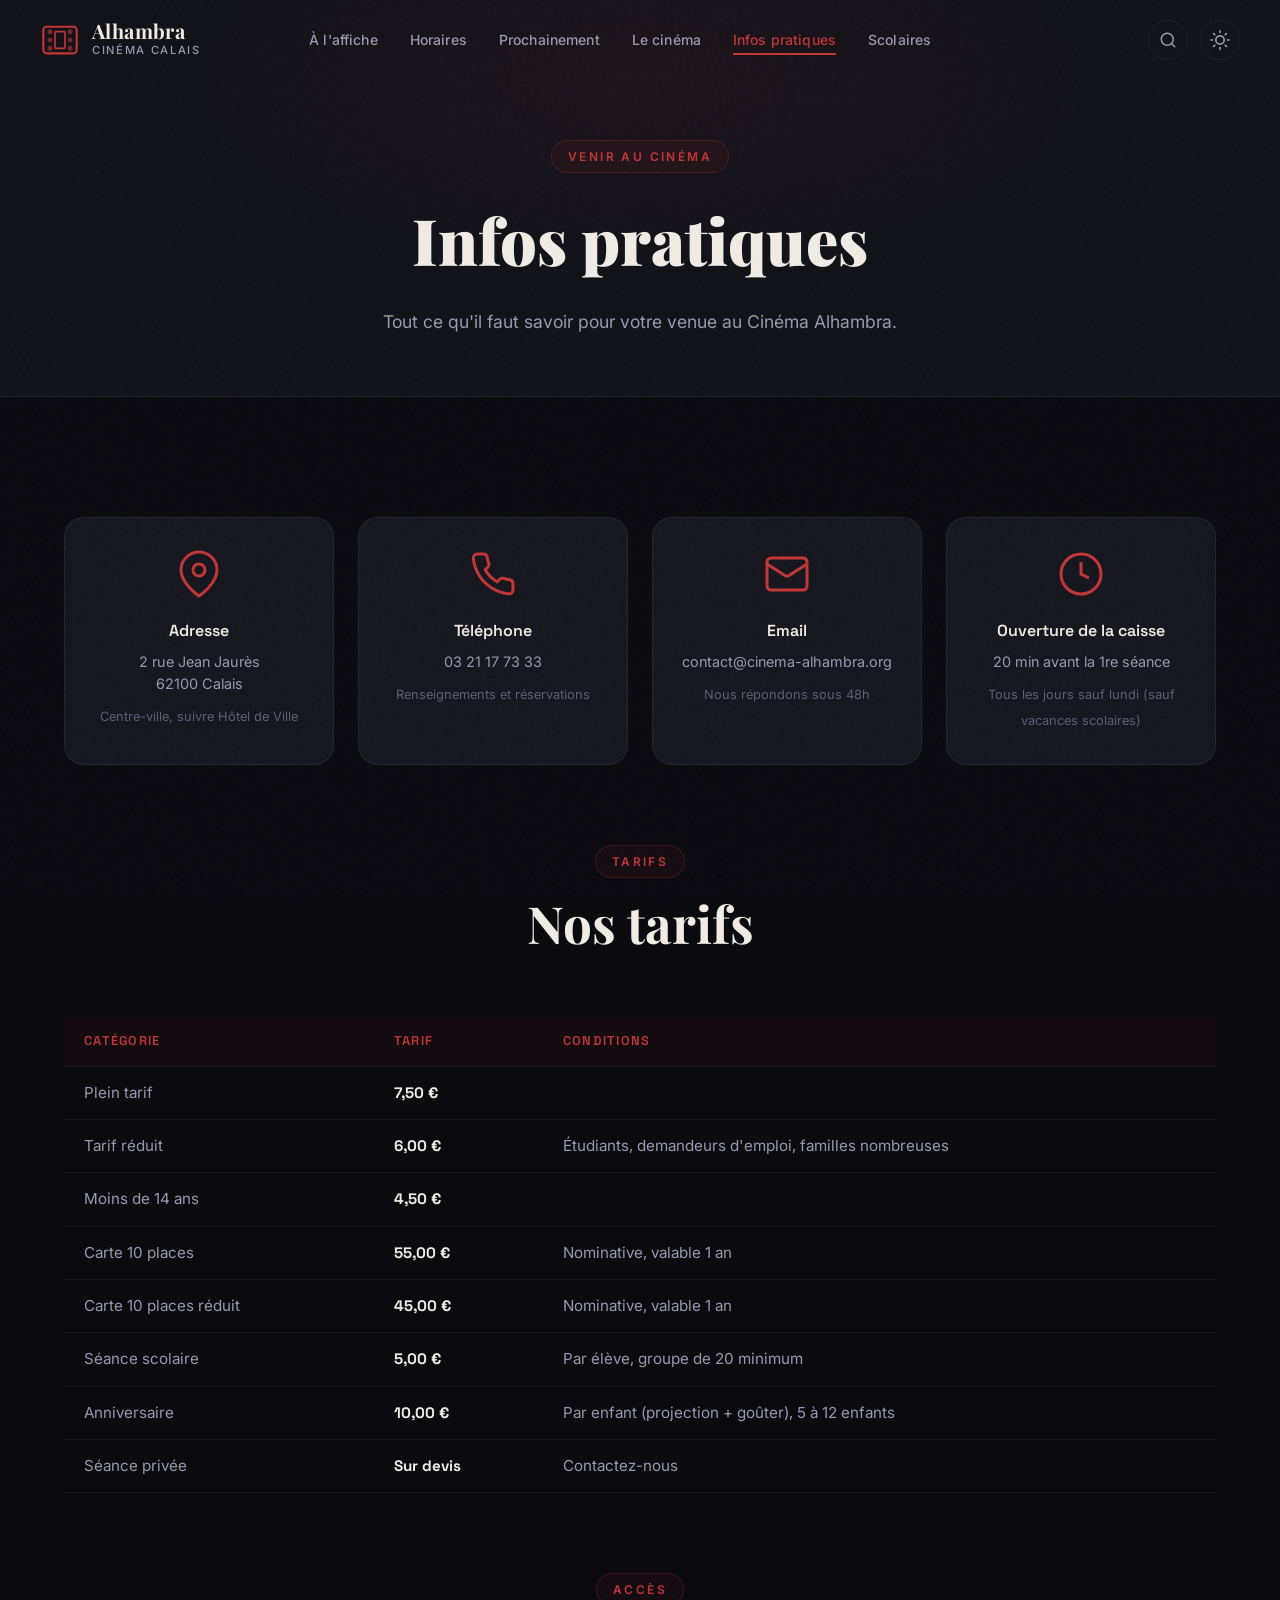
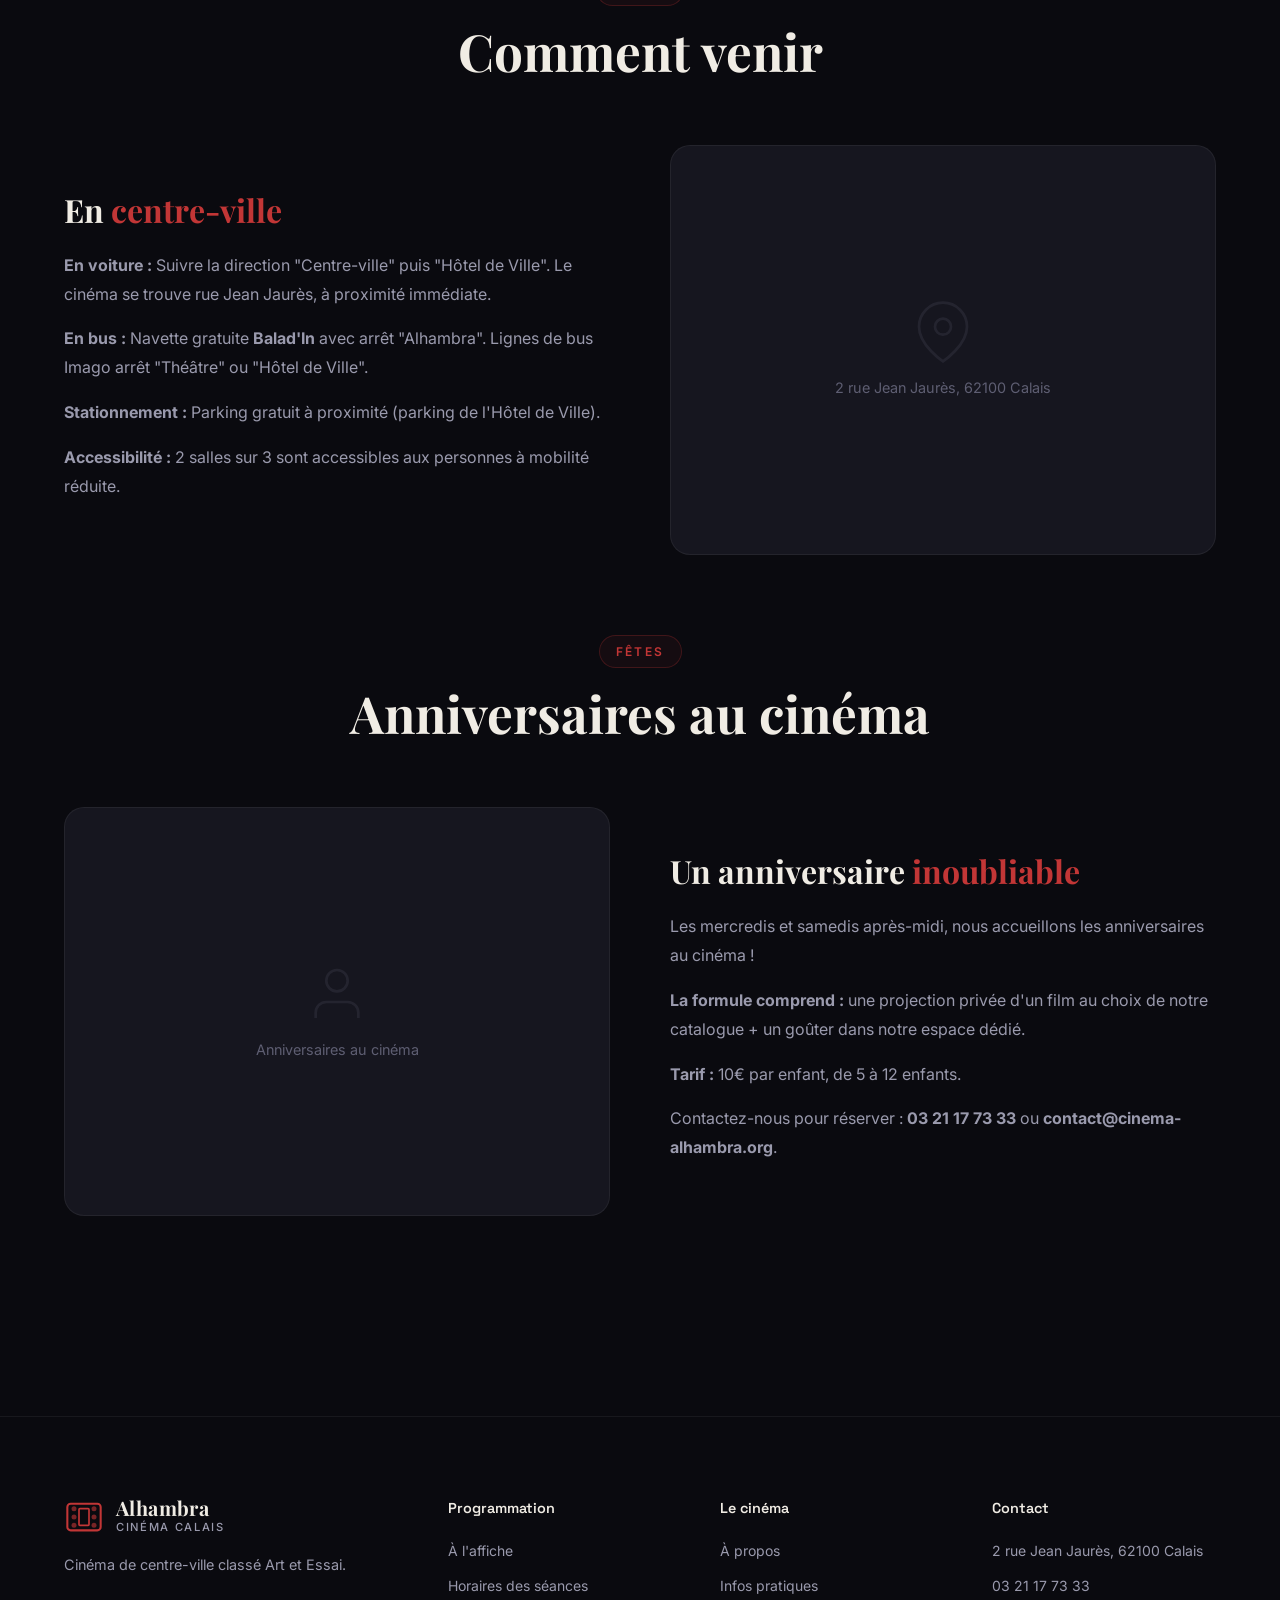
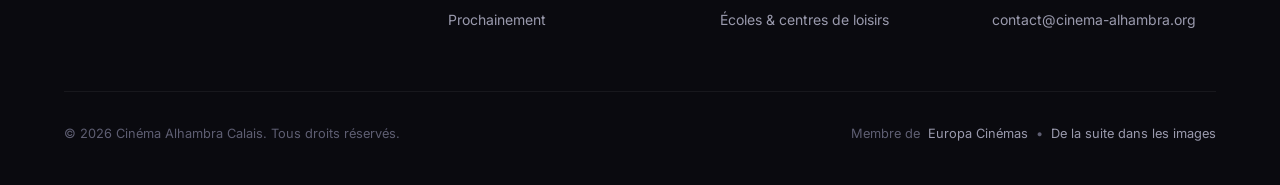
<file: infos-pratiques.html>
<!DOCTYPE html>
<html lang="fr">
<head>
    <meta charset="UTF-8">
    <meta name="viewport" content="width=device-width, initial-scale=1.0">
    <title>Infos pratiques — Cinéma Alhambra Calais</title>
    <meta name="description" content="Tarifs, accès, horaires d'ouverture et informations pratiques du Cinéma Alhambra de Calais.">
    <link rel="icon" type="image/svg+xml" href="data:image/svg+xml,<svg xmlns='http://www.w3.org/2000/svg' viewBox='0 0 100 100'><text y='.9em' font-size='90'>🎬</text></svg>">
    <link rel="preconnect" href="https://fonts.googleapis.com">
    <link rel="preconnect" href="https://fonts.gstatic.com" crossorigin>
    <link href="https://fonts.googleapis.com/css2?family=Playfair+Display:ital,wght@0,400;0,700;0,900;1,400&family=Inter:wght@300;400;500;600;700&family=Space+Grotesk:wght@400;500;600;700&display=swap" rel="stylesheet">
    <link rel="stylesheet" href="styles.css">
    <script>const t=localStorage.getItem('theme');if(t)document.documentElement.setAttribute('data-theme',t);</script>
</head>
<body>
    <div class="cursor-glow" id="cursorGlow"></div>
    <div class="film-grain"></div>

    <header class="navbar" id="navbar">
        <div class="navbar-inner">
            <a href="index.html" class="logo">
                <div class="logo-icon"><svg viewBox="0 0 48 48" fill="none"><rect x="4" y="8" width="40" height="32" rx="4" stroke="currentColor" stroke-width="2.5"/><circle cx="12" cy="14" r="3" fill="currentColor" opacity="0.6"/><circle cx="12" cy="24" r="3" fill="currentColor" opacity="0.6"/><circle cx="12" cy="34" r="3" fill="currentColor" opacity="0.6"/><circle cx="36" cy="14" r="3" fill="currentColor" opacity="0.6"/><circle cx="36" cy="24" r="3" fill="currentColor" opacity="0.6"/><circle cx="36" cy="34" r="3" fill="currentColor" opacity="0.6"/><rect x="18" y="14" width="12" height="20" rx="1" stroke="currentColor" stroke-width="2"/></svg></div>
                <div class="logo-text"><span class="logo-name">Alhambra</span><span class="logo-sub">Cinéma Calais</span></div>
            </a>
            <nav class="nav-links">
                <a href="a-laffiche.html" class="nav-link">À l'affiche</a>
                <a href="horaires.html" class="nav-link">Horaires</a>
                <a href="prochainement.html" class="nav-link">Prochainement</a>
                <a href="le-cinema.html" class="nav-link">Le cinéma</a>
                <a href="infos-pratiques.html" class="nav-link active">Infos pratiques</a>
                <a href="scolaires.html" class="nav-link">Scolaires</a>
            </nav>
            <button class="search-toggle" id="searchToggle" aria-label="Rechercher un film">
                <svg viewBox="0 0 24 24" fill="none" stroke="currentColor" stroke-width="2" stroke-linecap="round" stroke-linejoin="round"><circle cx="11" cy="11" r="8"/><path d="m21 21-4.35-4.35"/></svg>
            </button>
            <button class="theme-toggle" id="themeToggle" aria-label="Changer de thème">
                <svg class="icon-sun" viewBox="0 0 24 24" fill="none" stroke="currentColor" stroke-width="2" stroke-linecap="round" stroke-linejoin="round"><circle cx="12" cy="12" r="5"/><path d="M12 1v2M12 21v2M4.22 4.22l1.42 1.42M18.36 18.36l1.42 1.42M1 12h2M21 12h2M4.22 19.78l1.42-1.42M18.36 5.64l1.42-1.42"/></svg>
                <svg class="icon-moon" viewBox="0 0 24 24" fill="none" stroke="currentColor" stroke-width="2" stroke-linecap="round" stroke-linejoin="round"><path d="M21 12.79A9 9 0 1 1 11.21 3 7 7 0 0 0 21 12.79z"/></svg>
            </button>
            <button class="menu-toggle" id="menuToggle" aria-label="Menu"><span></span><span></span><span></span></button>
        </div>
    </header>

    <div class="mobile-nav" id="mobileNav">
        <nav class="mobile-nav-links">
            <a href="a-laffiche.html" class="mobile-nav-link">À l'affiche</a>
            <a href="horaires.html" class="mobile-nav-link">Horaires</a>
            <a href="prochainement.html" class="mobile-nav-link">Prochainement</a>
            <a href="le-cinema.html" class="mobile-nav-link">Le cinéma</a>
            <a href="infos-pratiques.html" class="mobile-nav-link">Infos pratiques</a>
            <a href="scolaires.html" class="mobile-nav-link">Scolaires</a>
        </nav>
    </div>

    <div class="search-overlay" id="searchOverlay">
        <div class="search-overlay-inner">
            <div class="search-box">
                <svg class="search-box-icon" viewBox="0 0 24 24" fill="none" stroke="currentColor" stroke-width="2"><circle cx="11" cy="11" r="8"/><path d="m21 21-4.35-4.35"/></svg>
                <input type="text" class="search-input" id="searchInput" placeholder="Rechercher un film..." autocomplete="off">
                <button class="search-close" id="searchClose" aria-label="Fermer">
                    <svg viewBox="0 0 24 24" fill="none" stroke="currentColor" stroke-width="2"><path d="M18 6 6 18M6 6l12 12"/></svg>
                </button>
            </div>
            <div class="search-results" id="searchResults"></div>
        </div>
    </div>

    <section class="page-header">
        <div class="container">
            <span class="section-tag">Venir au cinéma</span>
            <h1>Infos pratiques</h1>
            <p>Tout ce qu'il faut savoir pour votre venue au Cinéma Alhambra.</p>
        </div>
    </section>

    <!-- Contact et accès -->
    <section class="section">
        <div class="container">
            <div class="info-grid" style="margin-bottom: 80px;">
                <div class="info-card reveal">
                    <div class="info-icon"><svg viewBox="0 0 24 24" fill="none" stroke="currentColor" stroke-width="1.5"><path d="M21 10c0 7-9 13-9 13s-9-6-9-13a9 9 0 0 1 18 0z"/><circle cx="12" cy="10" r="3"/></svg></div>
                    <h3>Adresse</h3>
                    <p>2 rue Jean Jaurès<br>62100 Calais</p>
                    <span class="info-detail">Centre-ville, suivre Hôtel de Ville</span>
                </div>
                <div class="info-card reveal">
                    <div class="info-icon"><svg viewBox="0 0 24 24" fill="none" stroke="currentColor" stroke-width="1.5"><path d="M22 16.92v3a2 2 0 0 1-2.18 2 19.79 19.79 0 0 1-8.63-3.07 19.5 19.5 0 0 1-6-6A19.79 19.79 0 0 1 2.12 4.11 2 2 0 0 1 4.11 2h3a2 2 0 0 1 2 1.72 12.84 12.84 0 0 0 .7 2.81 2 2 0 0 1-.45 2.11L8.09 9.91a16 16 0 0 0 6 6l1.27-1.27a2 2 0 0 1 2.11-.45 12.84 12.84 0 0 0 2.81.7A2 2 0 0 1 22 16.92z"/></svg></div>
                    <h3>Téléphone</h3>
                    <p>03 21 17 73 33</p>
                    <span class="info-detail">Renseignements et réservations</span>
                </div>
                <div class="info-card reveal">
                    <div class="info-icon"><svg viewBox="0 0 24 24" fill="none" stroke="currentColor" stroke-width="1.5"><rect x="2" y="4" width="20" height="16" rx="2"/><path d="m22 7-8.97 5.7a1.94 1.94 0 0 1-2.06 0L2 7"/></svg></div>
                    <h3>Email</h3>
                    <p>contact@cinema-alhambra.org</p>
                    <span class="info-detail">Nous répondons sous 48h</span>
                </div>
                <div class="info-card reveal">
                    <div class="info-icon"><svg viewBox="0 0 24 24" fill="none" stroke="currentColor" stroke-width="1.5"><circle cx="12" cy="12" r="10"/><path d="M12 6v6l4 2"/></svg></div>
                    <h3>Ouverture de la caisse</h3>
                    <p>20 min avant la 1re séance</p>
                    <span class="info-detail">Tous les jours sauf lundi (sauf vacances scolaires)</span>
                </div>
            </div>

            <!-- Tarifs -->
            <div class="section-header reveal">
                <span class="section-tag">Tarifs</span>
                <h2 class="section-title">Nos tarifs</h2>
            </div>
            <table class="tarifs-table reveal">
                <thead>
                    <tr>
                        <th>Catégorie</th>
                        <th>Tarif</th>
                        <th>Conditions</th>
                    </tr>
                </thead>
                <tbody>
                    <tr><td>Plein tarif</td><td class="price">7,50 &euro;</td><td></td></tr>
                    <tr><td>Tarif réduit</td><td class="price">6,00 &euro;</td><td>Étudiants, demandeurs d'emploi, familles nombreuses</td></tr>
                    <tr><td>Moins de 14 ans</td><td class="price">4,50 &euro;</td><td></td></tr>
                    <tr><td>Carte 10 places</td><td class="price">55,00 &euro;</td><td>Nominative, valable 1 an</td></tr>
                    <tr><td>Carte 10 places réduit</td><td class="price">45,00 &euro;</td><td>Nominative, valable 1 an</td></tr>
                    <tr><td>Séance scolaire</td><td class="price">5,00 &euro;</td><td>Par élève, groupe de 20 minimum</td></tr>
                    <tr><td>Anniversaire</td><td class="price">10,00 &euro;</td><td>Par enfant (projection + goûter), 5 à 12 enfants</td></tr>
                    <tr><td>Séance privée</td><td class="price">Sur devis</td><td>Contactez-nous</td></tr>
                </tbody>
            </table>

            <!-- Accès -->
            <div style="margin-top: 80px;">
                <div class="section-header reveal">
                    <span class="section-tag">Accès</span>
                    <h2 class="section-title">Comment venir</h2>
                </div>
                <div class="content-block reveal">
                    <div>
                        <h2>En <span class="text-accent">centre-ville</span></h2>
                        <p><strong>En voiture :</strong> Suivre la direction "Centre-ville" puis "Hôtel de Ville". Le cinéma se trouve rue Jean Jaurès, à proximité immédiate.</p>
                        <p><strong>En bus :</strong> Navette gratuite <strong>Balad'In</strong> avec arrêt "Alhambra". Lignes de bus Imago arrêt "Théâtre" ou "Hôtel de Ville".</p>
                        <p><strong>Stationnement :</strong> Parking gratuit à proximité (parking de l'Hôtel de Ville).</p>
                        <p><strong>Accessibilité :</strong> 2 salles sur 3 sont accessibles aux personnes à mobilité réduite.</p>
                    </div>
                    <div class="content-visual">
                        <svg viewBox="0 0 24 24" fill="none" stroke="currentColor" stroke-width="1"><path d="M21 10c0 7-9 13-9 13s-9-6-9-13a9 9 0 0 1 18 0z"/><circle cx="12" cy="10" r="3"/></svg>
                        <span>2 rue Jean Jaurès, 62100 Calais</span>
                    </div>
                </div>
            </div>

            <!-- Anniversaires -->
            <div style="margin-top: 40px;">
                <div class="section-header reveal">
                    <span class="section-tag">Fêtes</span>
                    <h2 class="section-title">Anniversaires au cinéma</h2>
                </div>
                <div class="content-block reverse reveal">
                    <div>
                        <h2>Un anniversaire <span class="text-accent">inoubliable</span></h2>
                        <p>Les mercredis et samedis après-midi, nous accueillons les anniversaires au cinéma !</p>
                        <p><strong>La formule comprend :</strong> une projection privée d'un film au choix de notre catalogue + un goûter dans notre espace dédié.</p>
                        <p><strong>Tarif :</strong> 10&euro; par enfant, de 5 à 12 enfants.</p>
                        <p>Contactez-nous pour réserver : <strong>03 21 17 73 33</strong> ou <strong>contact@cinema-alhambra.org</strong>.</p>
                    </div>
                    <div class="content-visual">
                        <svg viewBox="0 0 24 24" fill="none" stroke="currentColor" stroke-width="1"><path d="M20 21v-2a4 4 0 0 0-4-4H8a4 4 0 0 0-4 4v2"/><circle cx="12" cy="7" r="4"/></svg>
                        <span>Anniversaires au cinéma</span>
                    </div>
                </div>
            </div>
        </div>
    </section>

    <footer class="footer">
        <div class="container">
            <div class="footer-grid">
                <div class="footer-brand">
                    <a href="index.html" class="logo"><div class="logo-icon"><svg viewBox="0 0 48 48" fill="none"><rect x="4" y="8" width="40" height="32" rx="4" stroke="currentColor" stroke-width="2.5"/><circle cx="12" cy="14" r="3" fill="currentColor" opacity="0.6"/><circle cx="12" cy="24" r="3" fill="currentColor" opacity="0.6"/><circle cx="12" cy="34" r="3" fill="currentColor" opacity="0.6"/><circle cx="36" cy="14" r="3" fill="currentColor" opacity="0.6"/><circle cx="36" cy="24" r="3" fill="currentColor" opacity="0.6"/><circle cx="36" cy="34" r="3" fill="currentColor" opacity="0.6"/><rect x="18" y="14" width="12" height="20" rx="1" stroke="currentColor" stroke-width="2"/></svg></div><div class="logo-text"><span class="logo-name">Alhambra</span><span class="logo-sub">Cinéma Calais</span></div></a>
                    <p class="footer-desc">Cinéma de centre-ville classé Art et Essai.</p>
                </div>
                <div class="footer-links-group"><h4>Programmation</h4><ul><li><a href="a-laffiche.html">À l'affiche</a></li><li><a href="horaires.html">Horaires des séances</a></li><li><a href="prochainement.html">Prochainement</a></li></ul></div>
                <div class="footer-links-group"><h4>Le cinéma</h4><ul><li><a href="le-cinema.html">À propos</a></li><li><a href="infos-pratiques.html">Infos pratiques</a></li><li><a href="scolaires.html">Écoles & centres de loisirs</a></li></ul></div>
                <div class="footer-links-group"><h4>Contact</h4><ul><li>2 rue Jean Jaurès, 62100 Calais</li><li><a href="tel:+33321177333">03 21 17 73 33</a></li><li><a href="mailto:contact@cinema-alhambra.org">contact@cinema-alhambra.org</a></li></ul></div>
            </div>
            <div class="footer-bottom"><p>&copy; 2026 Cinéma Alhambra Calais. Tous droits réservés.</p><div class="footer-partners"><span>Membre de</span><a href="https://www.europa-cinemas.org/" target="_blank" rel="noopener noreferrer">Europa Cinémas</a><span>&bull;</span><a href="https://www.delasuitedanslesimages.org/" target="_blank" rel="noopener noreferrer">De la suite dans les images</a></div></div>
        </div>
    </footer>
    <script src="script.js"></script>
</body>
</html>
</file>
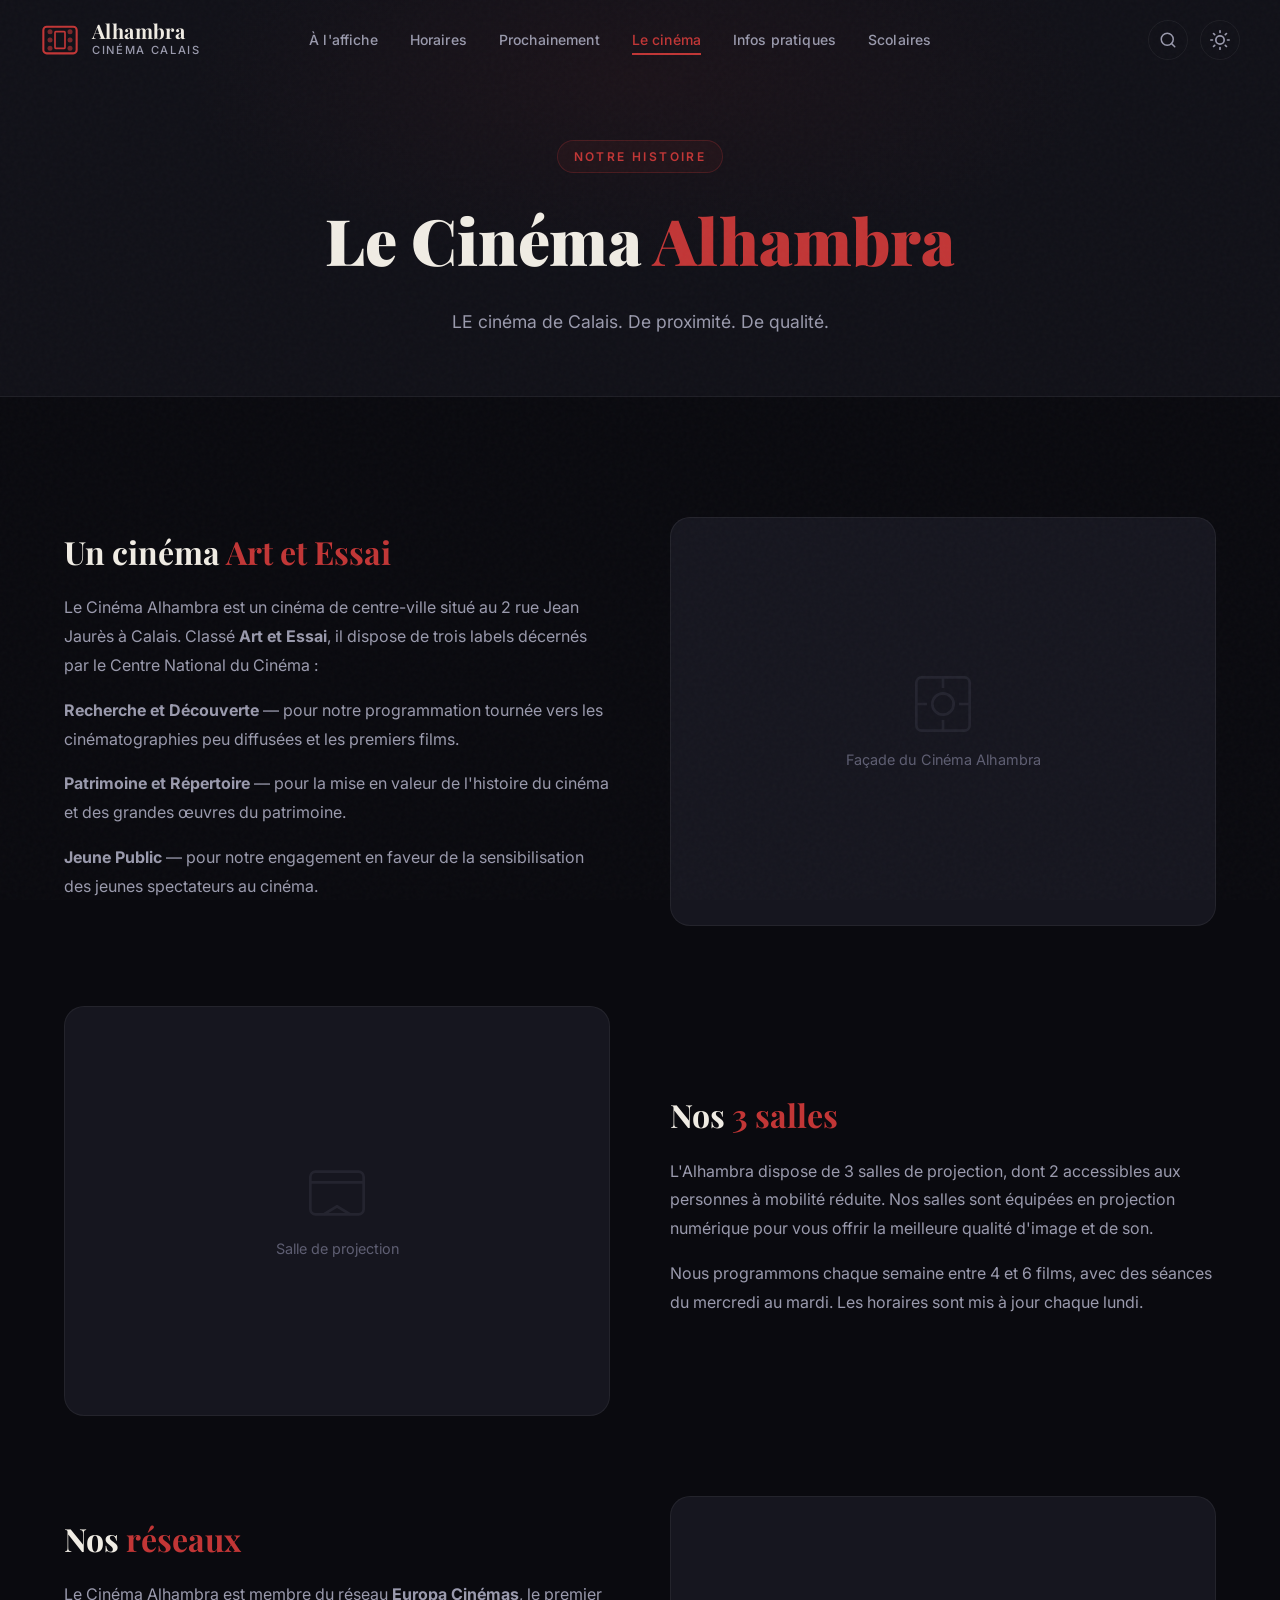
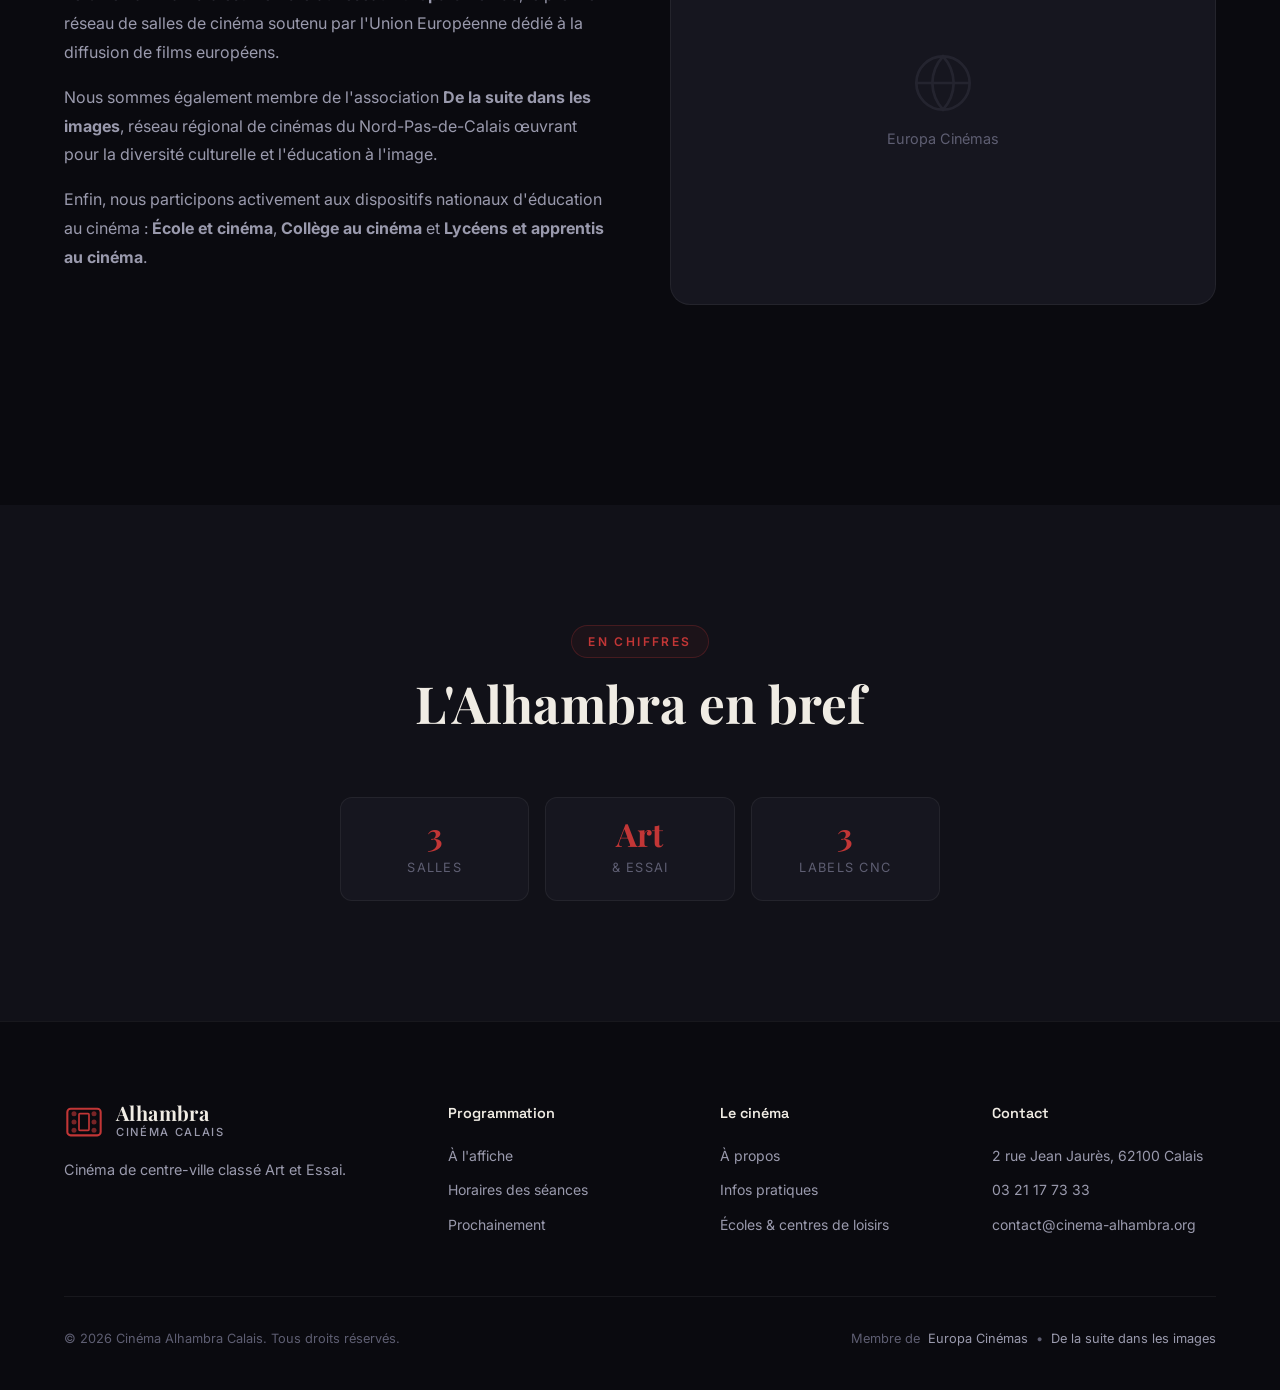
<file: le-cinema.html>
<!DOCTYPE html>
<html lang="fr">
<head>
    <meta charset="UTF-8">
    <meta name="viewport" content="width=device-width, initial-scale=1.0">
    <title>Le cinéma — Cinéma Alhambra Calais</title>
    <meta name="description" content="Découvrez le Cinéma Alhambra, cinéma Art et Essai de centre-ville à Calais. 3 salles, labels Recherche, Patrimoine et Jeune Public.">
    <link rel="icon" type="image/svg+xml" href="data:image/svg+xml,<svg xmlns='http://www.w3.org/2000/svg' viewBox='0 0 100 100'><text y='.9em' font-size='90'>🎬</text></svg>">
    <link rel="preconnect" href="https://fonts.googleapis.com">
    <link rel="preconnect" href="https://fonts.gstatic.com" crossorigin>
    <link href="https://fonts.googleapis.com/css2?family=Playfair+Display:ital,wght@0,400;0,700;0,900;1,400&family=Inter:wght@300;400;500;600;700&family=Space+Grotesk:wght@400;500;600;700&display=swap" rel="stylesheet">
    <link rel="stylesheet" href="styles.css">
    <script>const t=localStorage.getItem('theme');if(t)document.documentElement.setAttribute('data-theme',t);</script>
</head>
<body>
    <div class="cursor-glow" id="cursorGlow"></div>
    <div class="film-grain"></div>

    <header class="navbar" id="navbar">
        <div class="navbar-inner">
            <a href="index.html" class="logo">
                <div class="logo-icon"><svg viewBox="0 0 48 48" fill="none"><rect x="4" y="8" width="40" height="32" rx="4" stroke="currentColor" stroke-width="2.5"/><circle cx="12" cy="14" r="3" fill="currentColor" opacity="0.6"/><circle cx="12" cy="24" r="3" fill="currentColor" opacity="0.6"/><circle cx="12" cy="34" r="3" fill="currentColor" opacity="0.6"/><circle cx="36" cy="14" r="3" fill="currentColor" opacity="0.6"/><circle cx="36" cy="24" r="3" fill="currentColor" opacity="0.6"/><circle cx="36" cy="34" r="3" fill="currentColor" opacity="0.6"/><rect x="18" y="14" width="12" height="20" rx="1" stroke="currentColor" stroke-width="2"/></svg></div>
                <div class="logo-text"><span class="logo-name">Alhambra</span><span class="logo-sub">Cinéma Calais</span></div>
            </a>
            <nav class="nav-links">
                <a href="a-laffiche.html" class="nav-link">À l'affiche</a>
                <a href="horaires.html" class="nav-link">Horaires</a>
                <a href="prochainement.html" class="nav-link">Prochainement</a>
                <a href="le-cinema.html" class="nav-link active">Le cinéma</a>
                <a href="infos-pratiques.html" class="nav-link">Infos pratiques</a>
                <a href="scolaires.html" class="nav-link">Scolaires</a>
            </nav>
            <button class="search-toggle" id="searchToggle" aria-label="Rechercher un film">
                <svg viewBox="0 0 24 24" fill="none" stroke="currentColor" stroke-width="2" stroke-linecap="round" stroke-linejoin="round"><circle cx="11" cy="11" r="8"/><path d="m21 21-4.35-4.35"/></svg>
            </button>
            <button class="theme-toggle" id="themeToggle" aria-label="Changer de thème">
                <svg class="icon-sun" viewBox="0 0 24 24" fill="none" stroke="currentColor" stroke-width="2" stroke-linecap="round" stroke-linejoin="round"><circle cx="12" cy="12" r="5"/><path d="M12 1v2M12 21v2M4.22 4.22l1.42 1.42M18.36 18.36l1.42 1.42M1 12h2M21 12h2M4.22 19.78l1.42-1.42M18.36 5.64l1.42-1.42"/></svg>
                <svg class="icon-moon" viewBox="0 0 24 24" fill="none" stroke="currentColor" stroke-width="2" stroke-linecap="round" stroke-linejoin="round"><path d="M21 12.79A9 9 0 1 1 11.21 3 7 7 0 0 0 21 12.79z"/></svg>
            </button>
            <button class="menu-toggle" id="menuToggle" aria-label="Menu"><span></span><span></span><span></span></button>
        </div>
    </header>

    <div class="mobile-nav" id="mobileNav">
        <nav class="mobile-nav-links">
            <a href="a-laffiche.html" class="mobile-nav-link">À l'affiche</a>
            <a href="horaires.html" class="mobile-nav-link">Horaires</a>
            <a href="prochainement.html" class="mobile-nav-link">Prochainement</a>
            <a href="le-cinema.html" class="mobile-nav-link">Le cinéma</a>
            <a href="infos-pratiques.html" class="mobile-nav-link">Infos pratiques</a>
            <a href="scolaires.html" class="mobile-nav-link">Scolaires</a>
        </nav>
    </div>

    <div class="search-overlay" id="searchOverlay">
        <div class="search-overlay-inner">
            <div class="search-box">
                <svg class="search-box-icon" viewBox="0 0 24 24" fill="none" stroke="currentColor" stroke-width="2"><circle cx="11" cy="11" r="8"/><path d="m21 21-4.35-4.35"/></svg>
                <input type="text" class="search-input" id="searchInput" placeholder="Rechercher un film..." autocomplete="off">
                <button class="search-close" id="searchClose" aria-label="Fermer">
                    <svg viewBox="0 0 24 24" fill="none" stroke="currentColor" stroke-width="2"><path d="M18 6 6 18M6 6l12 12"/></svg>
                </button>
            </div>
            <div class="search-results" id="searchResults"></div>
        </div>
    </div>

    <section class="page-header">
        <div class="container">
            <span class="section-tag">Notre histoire</span>
            <h1>Le Cinéma <span class="text-accent">Alhambra</span></h1>
            <p>LE cinéma de Calais. De proximité. De qualité.</p>
        </div>
    </section>

    <!-- Présentation -->
    <section class="section">
        <div class="container">
            <div class="content-block reveal">
                <div>
                    <h2>Un cinéma <span class="text-accent">Art et Essai</span></h2>
                    <p>Le Cinéma Alhambra est un cinéma de centre-ville situé au 2 rue Jean Jaurès à Calais. Classé <strong>Art et Essai</strong>, il dispose de trois labels décernés par le Centre National du Cinéma :</p>
                    <p><strong>Recherche et Découverte</strong> — pour notre programmation tournée vers les cinématographies peu diffusées et les premiers films.</p>
                    <p><strong>Patrimoine et Répertoire</strong> — pour la mise en valeur de l'histoire du cinéma et des grandes œuvres du patrimoine.</p>
                    <p><strong>Jeune Public</strong> — pour notre engagement en faveur de la sensibilisation des jeunes spectateurs au cinéma.</p>
                </div>
                <div class="content-visual">
                    <svg viewBox="0 0 24 24" fill="none" stroke="currentColor" stroke-width="1"><rect x="2" y="2" width="20" height="20" rx="2"/><circle cx="12" cy="12" r="4"/><path d="M2 12h4m12 0h4M12 2v4m0 12v4"/></svg>
                    <span>Façade du Cinéma Alhambra</span>
                </div>
            </div>

            <div class="content-block reverse reveal">
                <div>
                    <h2>Nos <span class="text-accent">3 salles</span></h2>
                    <p>L'Alhambra dispose de 3 salles de projection, dont 2 accessibles aux personnes à mobilité réduite. Nos salles sont équipées en projection numérique pour vous offrir la meilleure qualité d'image et de son.</p>
                    <p>Nous programmons chaque semaine entre 4 et 6 films, avec des séances du mercredi au mardi. Les horaires sont mis à jour chaque lundi.</p>
                </div>
                <div class="content-visual">
                    <svg viewBox="0 0 24 24" fill="none" stroke="currentColor" stroke-width="1"><rect x="2" y="4" width="20" height="16" rx="2"/><path d="M7 20l5-3 5 3"/><path d="M2 8h20"/></svg>
                    <span>Salle de projection</span>
                </div>
            </div>

            <div class="content-block reveal">
                <div>
                    <h2>Nos <span class="text-accent">réseaux</span></h2>
                    <p>Le Cinéma Alhambra est membre du réseau <strong>Europa Cinémas</strong>, le premier réseau de salles de cinéma soutenu par l'Union Européenne dédié à la diffusion de films européens.</p>
                    <p>Nous sommes également membre de l'association <strong>De la suite dans les images</strong>, réseau régional de cinémas du Nord-Pas-de-Calais œuvrant pour la diversité culturelle et l'éducation à l'image.</p>
                    <p>Enfin, nous participons activement aux dispositifs nationaux d'éducation au cinéma : <strong>École et cinéma</strong>, <strong>Collège au cinéma</strong> et <strong>Lycéens et apprentis au cinéma</strong>.</p>
                </div>
                <div class="content-visual">
                    <svg viewBox="0 0 24 24" fill="none" stroke="currentColor" stroke-width="1"><circle cx="12" cy="12" r="10"/><path d="M2 12h20M12 2a15.3 15.3 0 0 1 4 10 15.3 15.3 0 0 1-4 10 15.3 15.3 0 0 1-4-10 15.3 15.3 0 0 1 4-10z"/></svg>
                    <span>Europa Cinémas</span>
                </div>
            </div>
        </div>
    </section>

    <!-- Stats -->
    <section class="section section-about">
        <div class="container">
            <div class="section-header reveal">
                <span class="section-tag">En chiffres</span>
                <h2 class="section-title">L'Alhambra en bref</h2>
            </div>
            <div class="about-stats" style="max-width: 600px; margin: 0 auto;">
                <div class="stat-item"><span class="stat-number">3</span><span class="stat-label">Salles</span></div>
                <div class="stat-item"><span class="stat-number">Art</span><span class="stat-label">& Essai</span></div>
                <div class="stat-item"><span class="stat-number">3</span><span class="stat-label">Labels CNC</span></div>
            </div>
        </div>
    </section>

    <footer class="footer">
        <div class="container">
            <div class="footer-grid">
                <div class="footer-brand">
                    <a href="index.html" class="logo"><div class="logo-icon"><svg viewBox="0 0 48 48" fill="none"><rect x="4" y="8" width="40" height="32" rx="4" stroke="currentColor" stroke-width="2.5"/><circle cx="12" cy="14" r="3" fill="currentColor" opacity="0.6"/><circle cx="12" cy="24" r="3" fill="currentColor" opacity="0.6"/><circle cx="12" cy="34" r="3" fill="currentColor" opacity="0.6"/><circle cx="36" cy="14" r="3" fill="currentColor" opacity="0.6"/><circle cx="36" cy="24" r="3" fill="currentColor" opacity="0.6"/><circle cx="36" cy="34" r="3" fill="currentColor" opacity="0.6"/><rect x="18" y="14" width="12" height="20" rx="1" stroke="currentColor" stroke-width="2"/></svg></div><div class="logo-text"><span class="logo-name">Alhambra</span><span class="logo-sub">Cinéma Calais</span></div></a>
                    <p class="footer-desc">Cinéma de centre-ville classé Art et Essai.</p>
                </div>
                <div class="footer-links-group"><h4>Programmation</h4><ul><li><a href="a-laffiche.html">À l'affiche</a></li><li><a href="horaires.html">Horaires des séances</a></li><li><a href="prochainement.html">Prochainement</a></li></ul></div>
                <div class="footer-links-group"><h4>Le cinéma</h4><ul><li><a href="le-cinema.html">À propos</a></li><li><a href="infos-pratiques.html">Infos pratiques</a></li><li><a href="scolaires.html">Écoles & centres de loisirs</a></li></ul></div>
                <div class="footer-links-group"><h4>Contact</h4><ul><li>2 rue Jean Jaurès, 62100 Calais</li><li><a href="tel:+33321177333">03 21 17 73 33</a></li><li><a href="mailto:contact@cinema-alhambra.org">contact@cinema-alhambra.org</a></li></ul></div>
            </div>
            <div class="footer-bottom"><p>&copy; 2026 Cinéma Alhambra Calais. Tous droits réservés.</p><div class="footer-partners"><span>Membre de</span><a href="https://www.europa-cinemas.org/" target="_blank" rel="noopener noreferrer">Europa Cinémas</a><span>&bull;</span><a href="https://www.delasuitedanslesimages.org/" target="_blank" rel="noopener noreferrer">De la suite dans les images</a></div></div>
        </div>
    </footer>
    <script src="script.js"></script>
</body>
</html>
</file>
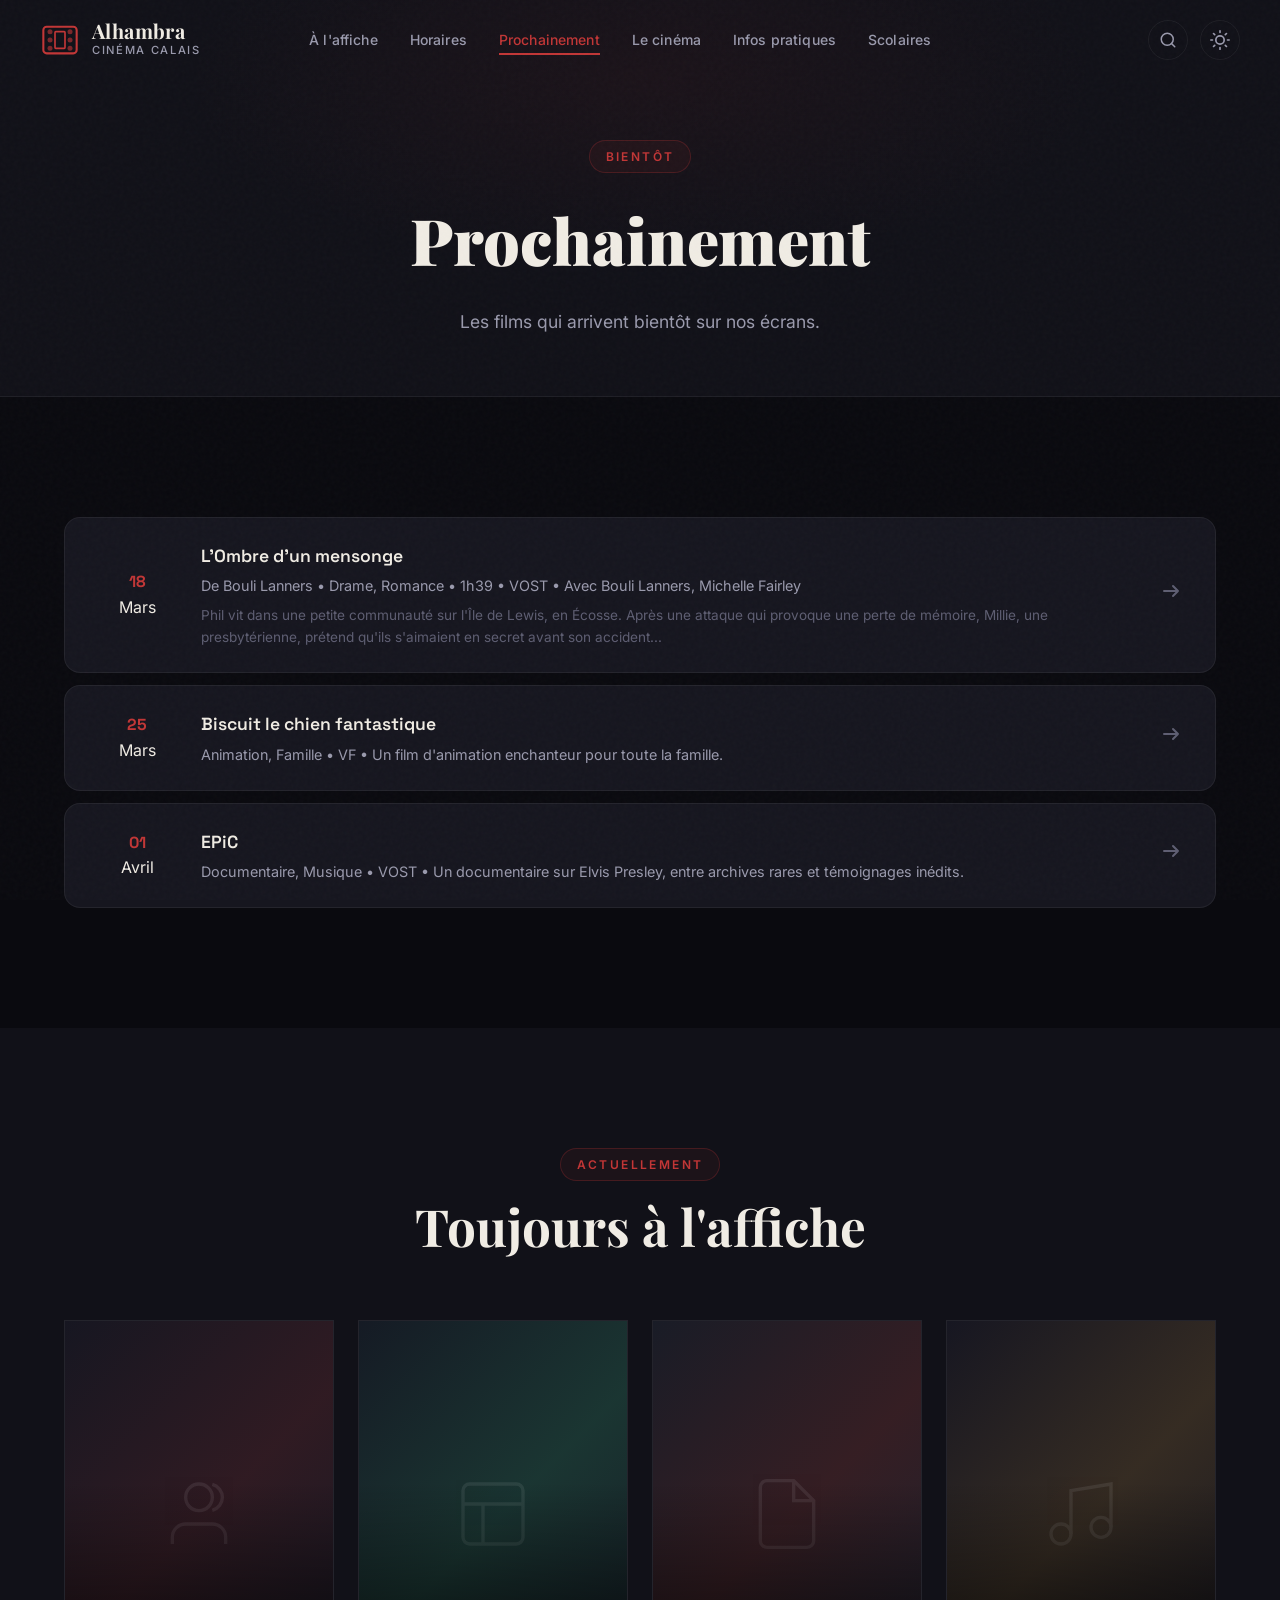
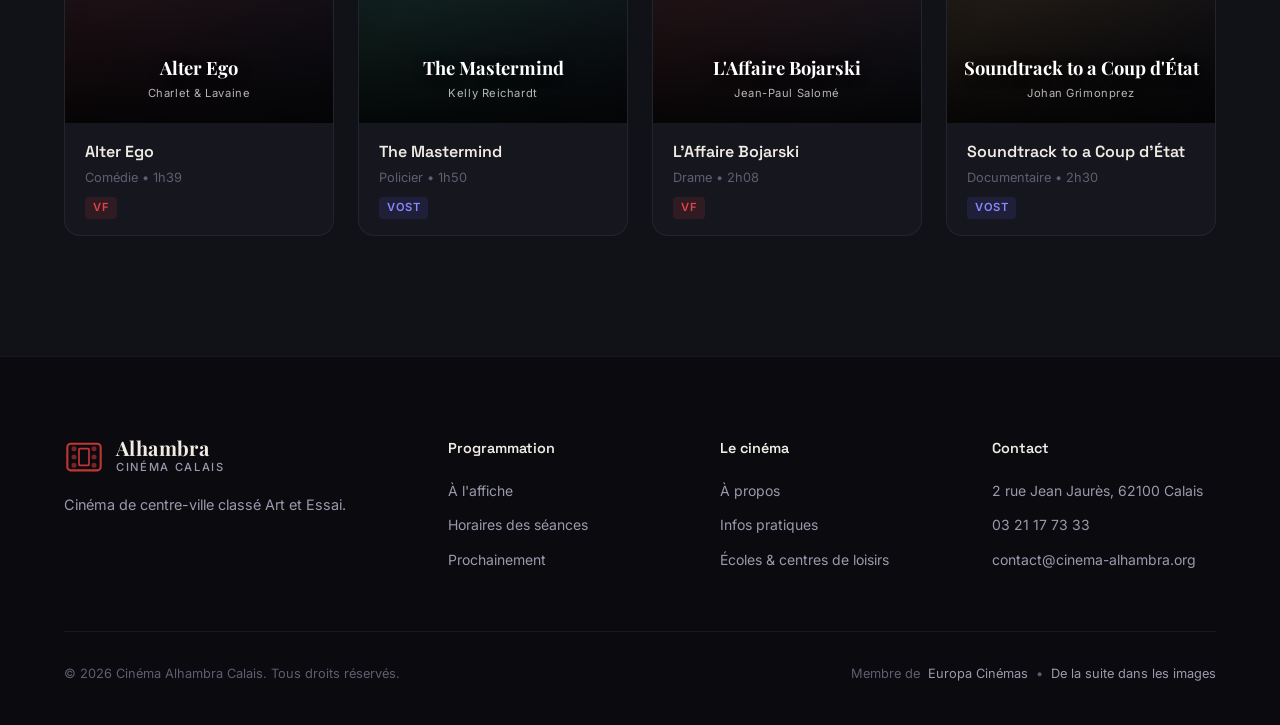
<file: prochainement.html>
<!DOCTYPE html>
<html lang="fr">
<head>
    <meta charset="UTF-8">
    <meta name="viewport" content="width=device-width, initial-scale=1.0">
    <title>Prochainement — Cinéma Alhambra Calais</title>
    <meta name="description" content="Les films prochainement à l'affiche au Cinéma Alhambra de Calais.">
    <link rel="icon" type="image/svg+xml" href="data:image/svg+xml,<svg xmlns='http://www.w3.org/2000/svg' viewBox='0 0 100 100'><text y='.9em' font-size='90'>🎬</text></svg>">
    <link rel="preconnect" href="https://fonts.googleapis.com">
    <link rel="preconnect" href="https://fonts.gstatic.com" crossorigin>
    <link href="https://fonts.googleapis.com/css2?family=Playfair+Display:ital,wght@0,400;0,700;0,900;1,400&family=Inter:wght@300;400;500;600;700&family=Space+Grotesk:wght@400;500;600;700&display=swap" rel="stylesheet">
    <link rel="stylesheet" href="styles.css">
    <script>const t=localStorage.getItem('theme');if(t)document.documentElement.setAttribute('data-theme',t);</script>
</head>
<body>
    <div class="cursor-glow" id="cursorGlow"></div>
    <div class="film-grain"></div>

    <header class="navbar" id="navbar">
        <div class="navbar-inner">
            <a href="index.html" class="logo">
                <div class="logo-icon"><svg viewBox="0 0 48 48" fill="none"><rect x="4" y="8" width="40" height="32" rx="4" stroke="currentColor" stroke-width="2.5"/><circle cx="12" cy="14" r="3" fill="currentColor" opacity="0.6"/><circle cx="12" cy="24" r="3" fill="currentColor" opacity="0.6"/><circle cx="12" cy="34" r="3" fill="currentColor" opacity="0.6"/><circle cx="36" cy="14" r="3" fill="currentColor" opacity="0.6"/><circle cx="36" cy="24" r="3" fill="currentColor" opacity="0.6"/><circle cx="36" cy="34" r="3" fill="currentColor" opacity="0.6"/><rect x="18" y="14" width="12" height="20" rx="1" stroke="currentColor" stroke-width="2"/></svg></div>
                <div class="logo-text"><span class="logo-name">Alhambra</span><span class="logo-sub">Cinéma Calais</span></div>
            </a>
            <nav class="nav-links">
                <a href="a-laffiche.html" class="nav-link">À l'affiche</a>
                <a href="horaires.html" class="nav-link">Horaires</a>
                <a href="prochainement.html" class="nav-link active">Prochainement</a>
                <a href="le-cinema.html" class="nav-link">Le cinéma</a>
                <a href="infos-pratiques.html" class="nav-link">Infos pratiques</a>
                <a href="scolaires.html" class="nav-link">Scolaires</a>
            </nav>
            <button class="search-toggle" id="searchToggle" aria-label="Rechercher un film">
                <svg viewBox="0 0 24 24" fill="none" stroke="currentColor" stroke-width="2" stroke-linecap="round" stroke-linejoin="round"><circle cx="11" cy="11" r="8"/><path d="m21 21-4.35-4.35"/></svg>
            </button>
            <button class="theme-toggle" id="themeToggle" aria-label="Changer de thème">
                <svg class="icon-sun" viewBox="0 0 24 24" fill="none" stroke="currentColor" stroke-width="2" stroke-linecap="round" stroke-linejoin="round"><circle cx="12" cy="12" r="5"/><path d="M12 1v2M12 21v2M4.22 4.22l1.42 1.42M18.36 18.36l1.42 1.42M1 12h2M21 12h2M4.22 19.78l1.42-1.42M18.36 5.64l1.42-1.42"/></svg>
                <svg class="icon-moon" viewBox="0 0 24 24" fill="none" stroke="currentColor" stroke-width="2" stroke-linecap="round" stroke-linejoin="round"><path d="M21 12.79A9 9 0 1 1 11.21 3 7 7 0 0 0 21 12.79z"/></svg>
            </button>
            <button class="menu-toggle" id="menuToggle" aria-label="Menu"><span></span><span></span><span></span></button>
        </div>
    </header>

    <div class="mobile-nav" id="mobileNav">
        <nav class="mobile-nav-links">
            <a href="a-laffiche.html" class="mobile-nav-link">À l'affiche</a>
            <a href="horaires.html" class="mobile-nav-link">Horaires</a>
            <a href="prochainement.html" class="mobile-nav-link">Prochainement</a>
            <a href="le-cinema.html" class="mobile-nav-link">Le cinéma</a>
            <a href="infos-pratiques.html" class="mobile-nav-link">Infos pratiques</a>
            <a href="scolaires.html" class="mobile-nav-link">Scolaires</a>
        </nav>
    </div>

    <div class="search-overlay" id="searchOverlay">
        <div class="search-overlay-inner">
            <div class="search-box">
                <svg class="search-box-icon" viewBox="0 0 24 24" fill="none" stroke="currentColor" stroke-width="2"><circle cx="11" cy="11" r="8"/><path d="m21 21-4.35-4.35"/></svg>
                <input type="text" class="search-input" id="searchInput" placeholder="Rechercher un film..." autocomplete="off">
                <button class="search-close" id="searchClose" aria-label="Fermer">
                    <svg viewBox="0 0 24 24" fill="none" stroke="currentColor" stroke-width="2"><path d="M18 6 6 18M6 6l12 12"/></svg>
                </button>
            </div>
            <div class="search-results" id="searchResults"></div>
        </div>
    </div>

    <section class="page-header">
        <div class="container">
            <span class="section-tag">Bientôt</span>
            <h1>Prochainement</h1>
            <p>Les films qui arrivent bientôt sur nos écrans.</p>
        </div>
    </section>

    <section class="section">
        <div class="container">
            <div class="coming-list">
                <div class="coming-item reveal">
                    <div class="coming-date"><span class="coming-day">18</span><span class="coming-month">Mars</span></div>
                    <div class="coming-info">
                        <h3>L'Ombre d'un mensonge</h3>
                        <p>De Bouli Lanners &bull; Drame, Romance &bull; 1h39 &bull; VOST &bull; Avec Bouli Lanners, Michelle Fairley</p>
                        <p style="margin-top: 8px; font-size: 0.85rem; color: var(--text-muted);">Phil vit dans une petite communauté sur l'Île de Lewis, en Écosse. Après une attaque qui provoque une perte de mémoire, Millie, une presbytérienne, prétend qu'ils s'aimaient en secret avant son accident...</p>
                    </div>
                    <div class="coming-arrow"><svg width="24" height="24" viewBox="0 0 24 24" fill="none"><path d="M5 12h14m0 0l-5-5m5 5l-5 5" stroke="currentColor" stroke-width="2" stroke-linecap="round" stroke-linejoin="round"/></svg></div>
                </div>

                <div class="coming-item reveal">
                    <div class="coming-date"><span class="coming-day">25</span><span class="coming-month">Mars</span></div>
                    <div class="coming-info">
                        <h3>Biscuit le chien fantastique</h3>
                        <p>Animation, Famille &bull; VF &bull; Un film d'animation enchanteur pour toute la famille.</p>
                    </div>
                    <div class="coming-arrow"><svg width="24" height="24" viewBox="0 0 24 24" fill="none"><path d="M5 12h14m0 0l-5-5m5 5l-5 5" stroke="currentColor" stroke-width="2" stroke-linecap="round" stroke-linejoin="round"/></svg></div>
                </div>

                <div class="coming-item reveal">
                    <div class="coming-date"><span class="coming-day">01</span><span class="coming-month">Avril</span></div>
                    <div class="coming-info">
                        <h3>EPiC</h3>
                        <p>Documentaire, Musique &bull; VOST &bull; Un documentaire sur Elvis Presley, entre archives rares et témoignages inédits.</p>
                    </div>
                    <div class="coming-arrow"><svg width="24" height="24" viewBox="0 0 24 24" fill="none"><path d="M5 12h14m0 0l-5-5m5 5l-5 5" stroke="currentColor" stroke-width="2" stroke-linecap="round" stroke-linejoin="round"/></svg></div>
                </div>
            </div>
        </div>
    </section>

    <!-- Films cards preview -->
    <section class="section section-films">
        <div class="container">
            <div class="section-header reveal">
                <span class="section-tag">Actuellement</span>
                <h2 class="section-title">Toujours à l'affiche</h2>
            </div>
            <div class="films-grid">
                <a href="a-laffiche.html" class="film-card reveal" style="--delay: 0">
                    <div class="film-poster">
                        <div class="film-poster-styled poster-alter-ego">
                            <svg class="poster-icon" viewBox="0 0 24 24" fill="none" stroke="currentColor" stroke-width="1"><path d="M20 21v-2a4 4 0 0 0-4-4H8a4 4 0 0 0-4 4v2"/><circle cx="12" cy="7" r="4"/><path d="M16 3.13a4 4 0 0 1 0 7.75"/></svg>
                            <span class="poster-title">Alter Ego</span>
                            <span class="poster-director">Charlet &amp; Lavaine</span>
                        </div>
                        <div class="film-overlay"><span class="film-cta">Voir les séances</span></div>
                    </div>
                    <div class="film-info"><h3 class="film-title">Alter Ego</h3><p class="film-meta">Comédie &bull; 1h39</p><span class="film-badge vf">VF</span></div>
                </a>
                <a href="a-laffiche.html" class="film-card reveal" style="--delay: 1">
                    <div class="film-poster">
                        <div class="film-poster-styled poster-mastermind">
                            <svg class="poster-icon" viewBox="0 0 24 24" fill="none" stroke="currentColor" stroke-width="1"><rect x="3" y="3" width="18" height="18" rx="2"/><path d="M3 9h18M9 21V9"/></svg>
                            <span class="poster-title">The Mastermind</span>
                            <span class="poster-director">Kelly Reichardt</span>
                        </div>
                        <div class="film-overlay"><span class="film-cta">Voir les séances</span></div>
                    </div>
                    <div class="film-info"><h3 class="film-title">The Mastermind</h3><p class="film-meta">Policier &bull; 1h50</p><span class="film-badge vost">VOST</span></div>
                </a>
                <a href="a-laffiche.html" class="film-card reveal" style="--delay: 2">
                    <div class="film-poster">
                        <div class="film-poster-styled poster-bojarski">
                            <svg class="poster-icon" viewBox="0 0 24 24" fill="none" stroke="currentColor" stroke-width="1"><path d="M14 2H6a2 2 0 0 0-2 2v16a2 2 0 0 0 2 2h12a2 2 0 0 0 2-2V8z"/><polyline points="14 2 14 8 20 8"/></svg>
                            <span class="poster-title">L'Affaire Bojarski</span>
                            <span class="poster-director">Jean-Paul Salomé</span>
                        </div>
                        <div class="film-overlay"><span class="film-cta">Voir les séances</span></div>
                    </div>
                    <div class="film-info"><h3 class="film-title">L'Affaire Bojarski</h3><p class="film-meta">Drame &bull; 2h08</p><span class="film-badge vf">VF</span></div>
                </a>
                <a href="a-laffiche.html" class="film-card reveal" style="--delay: 3">
                    <div class="film-poster">
                        <div class="film-poster-styled poster-soundtrack">
                            <svg class="poster-icon" viewBox="0 0 24 24" fill="none" stroke="currentColor" stroke-width="1"><path d="M9 18V5l12-2v13"/><circle cx="6" cy="18" r="3"/><circle cx="18" cy="16" r="3"/></svg>
                            <span class="poster-title">Soundtrack to a Coup d'État</span>
                            <span class="poster-director">Johan Grimonprez</span>
                        </div>
                        <div class="film-overlay"><span class="film-cta">Voir les séances</span></div>
                    </div>
                    <div class="film-info"><h3 class="film-title">Soundtrack to a Coup d'État</h3><p class="film-meta">Documentaire &bull; 2h30</p><span class="film-badge vost">VOST</span></div>
                </a>
            </div>
        </div>
    </section>

    <footer class="footer">
        <div class="container">
            <div class="footer-grid">
                <div class="footer-brand">
                    <a href="index.html" class="logo"><div class="logo-icon"><svg viewBox="0 0 48 48" fill="none"><rect x="4" y="8" width="40" height="32" rx="4" stroke="currentColor" stroke-width="2.5"/><circle cx="12" cy="14" r="3" fill="currentColor" opacity="0.6"/><circle cx="12" cy="24" r="3" fill="currentColor" opacity="0.6"/><circle cx="12" cy="34" r="3" fill="currentColor" opacity="0.6"/><circle cx="36" cy="14" r="3" fill="currentColor" opacity="0.6"/><circle cx="36" cy="24" r="3" fill="currentColor" opacity="0.6"/><circle cx="36" cy="34" r="3" fill="currentColor" opacity="0.6"/><rect x="18" y="14" width="12" height="20" rx="1" stroke="currentColor" stroke-width="2"/></svg></div><div class="logo-text"><span class="logo-name">Alhambra</span><span class="logo-sub">Cinéma Calais</span></div></a>
                    <p class="footer-desc">Cinéma de centre-ville classé Art et Essai.</p>
                </div>
                <div class="footer-links-group"><h4>Programmation</h4><ul><li><a href="a-laffiche.html">À l'affiche</a></li><li><a href="horaires.html">Horaires des séances</a></li><li><a href="prochainement.html">Prochainement</a></li></ul></div>
                <div class="footer-links-group"><h4>Le cinéma</h4><ul><li><a href="le-cinema.html">À propos</a></li><li><a href="infos-pratiques.html">Infos pratiques</a></li><li><a href="scolaires.html">Écoles & centres de loisirs</a></li></ul></div>
                <div class="footer-links-group"><h4>Contact</h4><ul><li>2 rue Jean Jaurès, 62100 Calais</li><li><a href="tel:+33321177333">03 21 17 73 33</a></li><li><a href="mailto:contact@cinema-alhambra.org">contact@cinema-alhambra.org</a></li></ul></div>
            </div>
            <div class="footer-bottom"><p>&copy; 2026 Cinéma Alhambra Calais. Tous droits réservés.</p><div class="footer-partners"><span>Membre de</span><a href="https://www.europa-cinemas.org/" target="_blank" rel="noopener noreferrer">Europa Cinémas</a><span>&bull;</span><a href="https://www.delasuitedanslesimages.org/" target="_blank" rel="noopener noreferrer">De la suite dans les images</a></div></div>
        </div>
    </footer>
    <script src="script.js"></script>
</body>
</html>
</file>
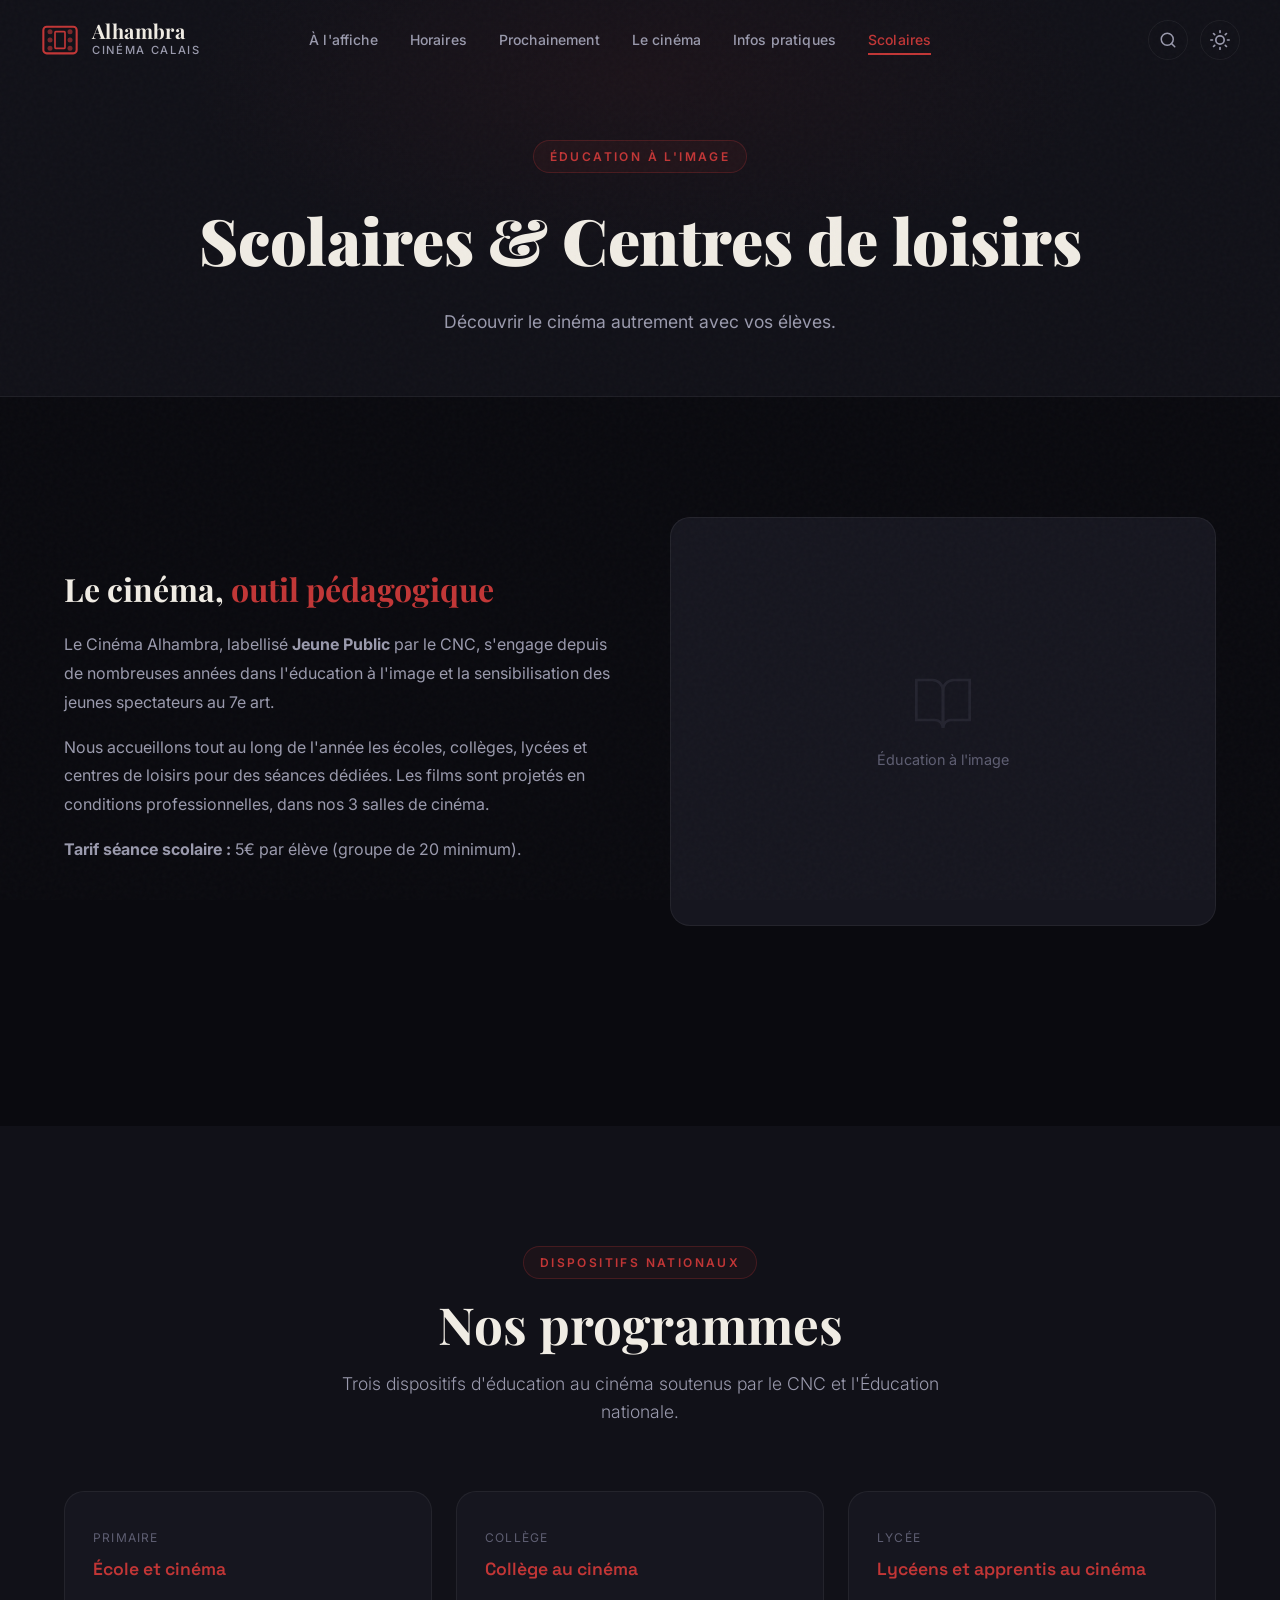
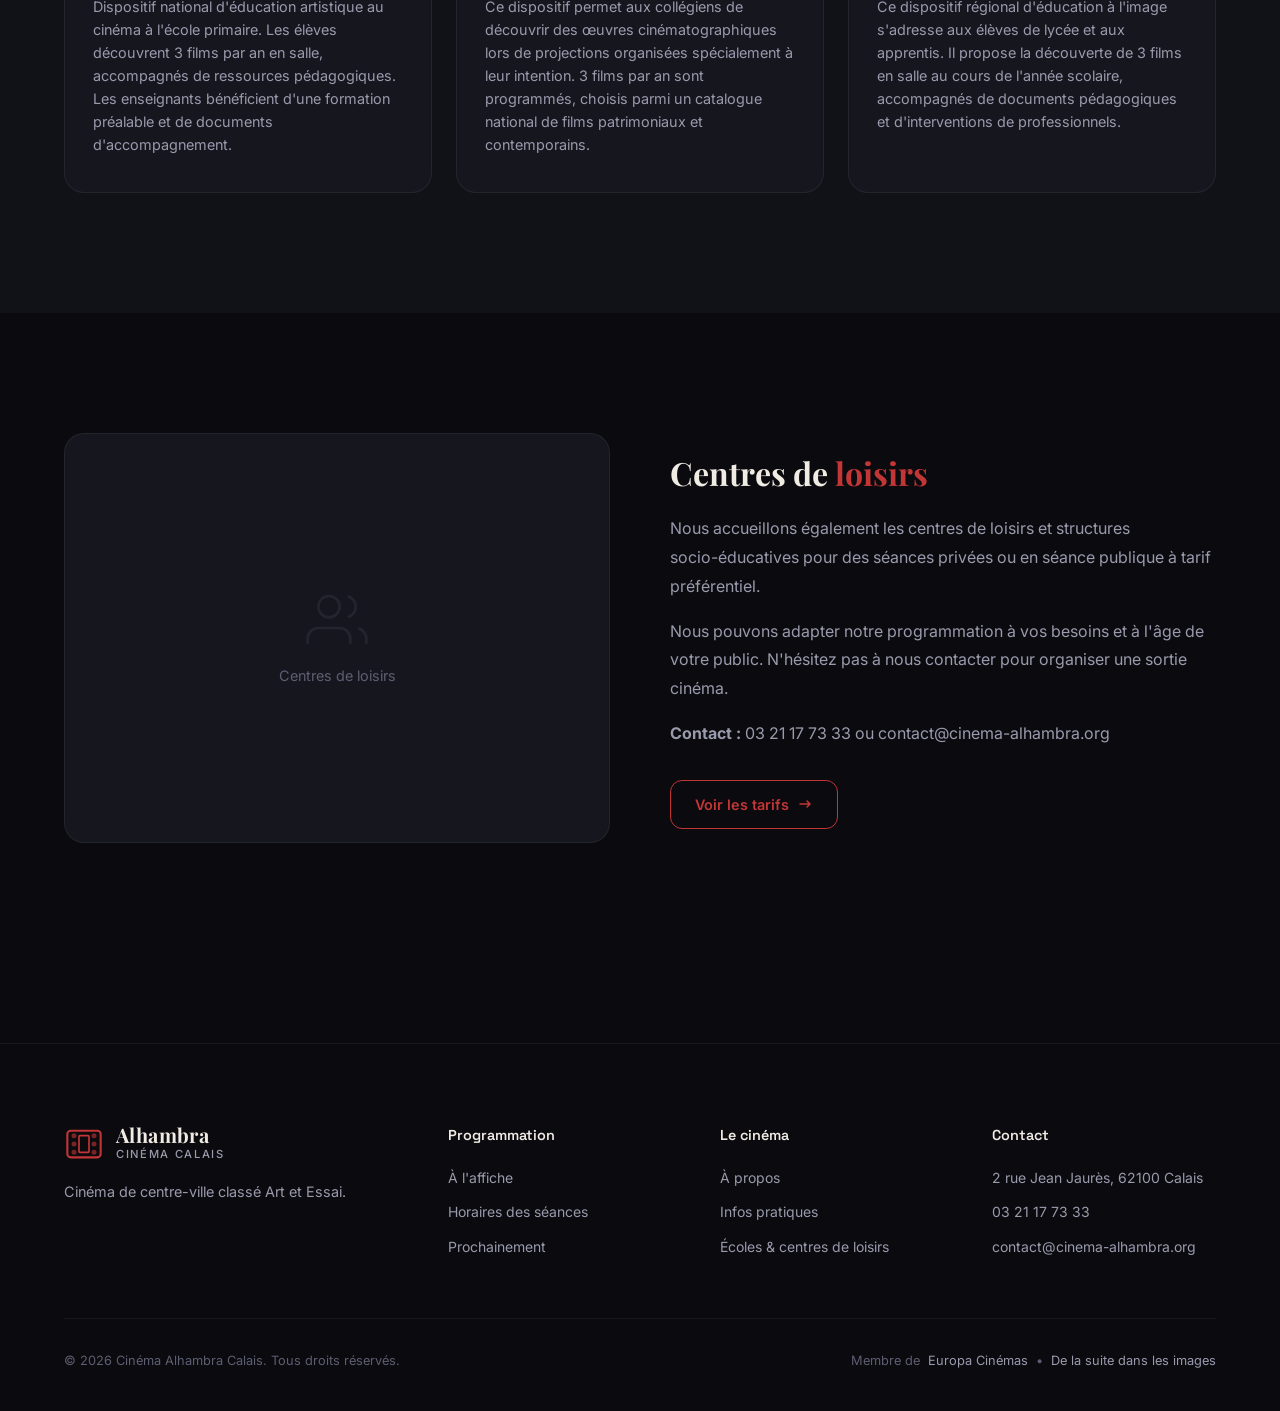
<file: scolaires.html>
<!DOCTYPE html>
<html lang="fr">
<head>
    <meta charset="UTF-8">
    <meta name="viewport" content="width=device-width, initial-scale=1.0">
    <title>Scolaires — Cinéma Alhambra Calais</title>
    <meta name="description" content="Séances scolaires et dispositifs d'éducation au cinéma : École et cinéma, Collège au cinéma, Lycéens et apprentis au cinéma.">
    <link rel="icon" type="image/svg+xml" href="data:image/svg+xml,<svg xmlns='http://www.w3.org/2000/svg' viewBox='0 0 100 100'><text y='.9em' font-size='90'>🎬</text></svg>">
    <link rel="preconnect" href="https://fonts.googleapis.com">
    <link rel="preconnect" href="https://fonts.gstatic.com" crossorigin>
    <link href="https://fonts.googleapis.com/css2?family=Playfair+Display:ital,wght@0,400;0,700;0,900;1,400&family=Inter:wght@300;400;500;600;700&family=Space+Grotesk:wght@400;500;600;700&display=swap" rel="stylesheet">
    <link rel="stylesheet" href="styles.css">
    <script>const t=localStorage.getItem('theme');if(t)document.documentElement.setAttribute('data-theme',t);</script>
</head>
<body>
    <div class="cursor-glow" id="cursorGlow"></div>
    <div class="film-grain"></div>

    <header class="navbar" id="navbar">
        <div class="navbar-inner">
            <a href="index.html" class="logo">
                <div class="logo-icon"><svg viewBox="0 0 48 48" fill="none"><rect x="4" y="8" width="40" height="32" rx="4" stroke="currentColor" stroke-width="2.5"/><circle cx="12" cy="14" r="3" fill="currentColor" opacity="0.6"/><circle cx="12" cy="24" r="3" fill="currentColor" opacity="0.6"/><circle cx="12" cy="34" r="3" fill="currentColor" opacity="0.6"/><circle cx="36" cy="14" r="3" fill="currentColor" opacity="0.6"/><circle cx="36" cy="24" r="3" fill="currentColor" opacity="0.6"/><circle cx="36" cy="34" r="3" fill="currentColor" opacity="0.6"/><rect x="18" y="14" width="12" height="20" rx="1" stroke="currentColor" stroke-width="2"/></svg></div>
                <div class="logo-text"><span class="logo-name">Alhambra</span><span class="logo-sub">Cinéma Calais</span></div>
            </a>
            <nav class="nav-links">
                <a href="a-laffiche.html" class="nav-link">À l'affiche</a>
                <a href="horaires.html" class="nav-link">Horaires</a>
                <a href="prochainement.html" class="nav-link">Prochainement</a>
                <a href="le-cinema.html" class="nav-link">Le cinéma</a>
                <a href="infos-pratiques.html" class="nav-link">Infos pratiques</a>
                <a href="scolaires.html" class="nav-link active">Scolaires</a>
            </nav>
            <button class="search-toggle" id="searchToggle" aria-label="Rechercher un film">
                <svg viewBox="0 0 24 24" fill="none" stroke="currentColor" stroke-width="2" stroke-linecap="round" stroke-linejoin="round"><circle cx="11" cy="11" r="8"/><path d="m21 21-4.35-4.35"/></svg>
            </button>
            <button class="theme-toggle" id="themeToggle" aria-label="Changer de thème">
                <svg class="icon-sun" viewBox="0 0 24 24" fill="none" stroke="currentColor" stroke-width="2" stroke-linecap="round" stroke-linejoin="round"><circle cx="12" cy="12" r="5"/><path d="M12 1v2M12 21v2M4.22 4.22l1.42 1.42M18.36 18.36l1.42 1.42M1 12h2M21 12h2M4.22 19.78l1.42-1.42M18.36 5.64l1.42-1.42"/></svg>
                <svg class="icon-moon" viewBox="0 0 24 24" fill="none" stroke="currentColor" stroke-width="2" stroke-linecap="round" stroke-linejoin="round"><path d="M21 12.79A9 9 0 1 1 11.21 3 7 7 0 0 0 21 12.79z"/></svg>
            </button>
            <button class="menu-toggle" id="menuToggle" aria-label="Menu"><span></span><span></span><span></span></button>
        </div>
    </header>

    <div class="mobile-nav" id="mobileNav">
        <nav class="mobile-nav-links">
            <a href="a-laffiche.html" class="mobile-nav-link">À l'affiche</a>
            <a href="horaires.html" class="mobile-nav-link">Horaires</a>
            <a href="prochainement.html" class="mobile-nav-link">Prochainement</a>
            <a href="le-cinema.html" class="mobile-nav-link">Le cinéma</a>
            <a href="infos-pratiques.html" class="mobile-nav-link">Infos pratiques</a>
            <a href="scolaires.html" class="mobile-nav-link">Scolaires</a>
        </nav>
    </div>

    <div class="search-overlay" id="searchOverlay">
        <div class="search-overlay-inner">
            <div class="search-box">
                <svg class="search-box-icon" viewBox="0 0 24 24" fill="none" stroke="currentColor" stroke-width="2"><circle cx="11" cy="11" r="8"/><path d="m21 21-4.35-4.35"/></svg>
                <input type="text" class="search-input" id="searchInput" placeholder="Rechercher un film..." autocomplete="off">
                <button class="search-close" id="searchClose" aria-label="Fermer">
                    <svg viewBox="0 0 24 24" fill="none" stroke="currentColor" stroke-width="2"><path d="M18 6 6 18M6 6l12 12"/></svg>
                </button>
            </div>
            <div class="search-results" id="searchResults"></div>
        </div>
    </div>

    <section class="page-header">
        <div class="container">
            <span class="section-tag">Éducation à l'image</span>
            <h1>Scolaires & Centres de loisirs</h1>
            <p>Découvrir le cinéma autrement avec vos élèves.</p>
        </div>
    </section>

    <!-- Intro -->
    <section class="section">
        <div class="container">
            <div class="content-block reveal">
                <div>
                    <h2>Le cinéma, <span class="text-accent">outil pédagogique</span></h2>
                    <p>Le Cinéma Alhambra, labellisé <strong>Jeune Public</strong> par le CNC, s'engage depuis de nombreuses années dans l'éducation à l'image et la sensibilisation des jeunes spectateurs au 7e art.</p>
                    <p>Nous accueillons tout au long de l'année les écoles, collèges, lycées et centres de loisirs pour des séances dédiées. Les films sont projetés en conditions professionnelles, dans nos 3 salles de cinéma.</p>
                    <p><strong>Tarif séance scolaire :</strong> 5&euro; par élève (groupe de 20 minimum).</p>
                </div>
                <div class="content-visual">
                    <svg viewBox="0 0 24 24" fill="none" stroke="currentColor" stroke-width="1"><path d="M2 3h6a4 4 0 0 1 4 4v14a3 3 0 0 0-3-3H2z"/><path d="M22 3h-6a4 4 0 0 0-4 4v14a3 3 0 0 1 3-3h7z"/></svg>
                    <span>Éducation à l'image</span>
                </div>
            </div>
        </div>
    </section>

    <!-- Dispositifs -->
    <section class="section section-films">
        <div class="container">
            <div class="section-header reveal">
                <span class="section-tag">Dispositifs nationaux</span>
                <h2 class="section-title">Nos programmes</h2>
                <p class="section-desc">Trois dispositifs d'éducation au cinéma soutenus par le CNC et l'Éducation nationale.</p>
            </div>
            <div class="programs-grid">
                <div class="program-card reveal">
                    <span class="program-level">Primaire</span>
                    <h3>École et cinéma</h3>
                    <p>Dispositif national d'éducation artistique au cinéma à l'école primaire. Les élèves découvrent 3 films par an en salle, accompagnés de ressources pédagogiques. Les enseignants bénéficient d'une formation préalable et de documents d'accompagnement.</p>
                </div>
                <div class="program-card reveal">
                    <span class="program-level">Collège</span>
                    <h3>Collège au cinéma</h3>
                    <p>Ce dispositif permet aux collégiens de découvrir des œuvres cinématographiques lors de projections organisées spécialement à leur intention. 3 films par an sont programmés, choisis parmi un catalogue national de films patrimoniaux et contemporains.</p>
                </div>
                <div class="program-card reveal">
                    <span class="program-level">Lycée</span>
                    <h3>Lycéens et apprentis au cinéma</h3>
                    <p>Ce dispositif régional d'éducation à l'image s'adresse aux élèves de lycée et aux apprentis. Il propose la découverte de 3 films en salle au cours de l'année scolaire, accompagnés de documents pédagogiques et d'interventions de professionnels.</p>
                </div>
            </div>
        </div>
    </section>

    <!-- Centres de loisirs -->
    <section class="section">
        <div class="container">
            <div class="content-block reverse reveal">
                <div>
                    <h2>Centres de <span class="text-accent">loisirs</span></h2>
                    <p>Nous accueillons également les centres de loisirs et structures socio-éducatives pour des séances privées ou en séance publique à tarif préférentiel.</p>
                    <p>Nous pouvons adapter notre programmation à vos besoins et à l'âge de votre public. N'hésitez pas à nous contacter pour organiser une sortie cinéma.</p>
                    <p><strong>Contact :</strong> 03 21 17 73 33 ou contact@cinema-alhambra.org</p>
                    <a href="infos-pratiques.html" class="btn btn-outline" style="margin-top: 16px;">
                        Voir les tarifs
                        <svg width="16" height="16" viewBox="0 0 16 16" fill="none"><path d="M3 8h10m0 0l-3-3m3 3l-3 3" stroke="currentColor" stroke-width="1.5" stroke-linecap="round" stroke-linejoin="round"/></svg>
                    </a>
                </div>
                <div class="content-visual">
                    <svg viewBox="0 0 24 24" fill="none" stroke="currentColor" stroke-width="1"><path d="M17 21v-2a4 4 0 0 0-4-4H5a4 4 0 0 0-4 4v2"/><circle cx="9" cy="7" r="4"/><path d="M23 21v-2a4 4 0 0 0-3-3.87M16 3.13a4 4 0 0 1 0 7.75"/></svg>
                    <span>Centres de loisirs</span>
                </div>
            </div>
        </div>
    </section>

    <footer class="footer">
        <div class="container">
            <div class="footer-grid">
                <div class="footer-brand">
                    <a href="index.html" class="logo"><div class="logo-icon"><svg viewBox="0 0 48 48" fill="none"><rect x="4" y="8" width="40" height="32" rx="4" stroke="currentColor" stroke-width="2.5"/><circle cx="12" cy="14" r="3" fill="currentColor" opacity="0.6"/><circle cx="12" cy="24" r="3" fill="currentColor" opacity="0.6"/><circle cx="12" cy="34" r="3" fill="currentColor" opacity="0.6"/><circle cx="36" cy="14" r="3" fill="currentColor" opacity="0.6"/><circle cx="36" cy="24" r="3" fill="currentColor" opacity="0.6"/><circle cx="36" cy="34" r="3" fill="currentColor" opacity="0.6"/><rect x="18" y="14" width="12" height="20" rx="1" stroke="currentColor" stroke-width="2"/></svg></div><div class="logo-text"><span class="logo-name">Alhambra</span><span class="logo-sub">Cinéma Calais</span></div></a>
                    <p class="footer-desc">Cinéma de centre-ville classé Art et Essai.</p>
                </div>
                <div class="footer-links-group"><h4>Programmation</h4><ul><li><a href="a-laffiche.html">À l'affiche</a></li><li><a href="horaires.html">Horaires des séances</a></li><li><a href="prochainement.html">Prochainement</a></li></ul></div>
                <div class="footer-links-group"><h4>Le cinéma</h4><ul><li><a href="le-cinema.html">À propos</a></li><li><a href="infos-pratiques.html">Infos pratiques</a></li><li><a href="scolaires.html">Écoles & centres de loisirs</a></li></ul></div>
                <div class="footer-links-group"><h4>Contact</h4><ul><li>2 rue Jean Jaurès, 62100 Calais</li><li><a href="tel:+33321177333">03 21 17 73 33</a></li><li><a href="mailto:contact@cinema-alhambra.org">contact@cinema-alhambra.org</a></li></ul></div>
            </div>
            <div class="footer-bottom"><p>&copy; 2026 Cinéma Alhambra Calais. Tous droits réservés.</p><div class="footer-partners"><span>Membre de</span><a href="https://www.europa-cinemas.org/" target="_blank" rel="noopener noreferrer">Europa Cinémas</a><span>&bull;</span><a href="https://www.delasuitedanslesimages.org/" target="_blank" rel="noopener noreferrer">De la suite dans les images</a></div></div>
        </div>
    </footer>
    <script src="script.js"></script>
</body>
</html>
</file>
<file: styles.css>
/* ============================================
   CINEMA ALHAMBRA — Modern Redesign
   ============================================ */

/* --- CSS Variables --- */
:root {
    /* Colors */
    --bg-primary: #0a0a0f;
    --bg-secondary: #111118;
    --bg-card: #16161f;
    --bg-card-hover: #1c1c28;

    --text-primary: #f0ece4;
    --text-secondary: #9a9aad;
    --text-muted: #5e5e72;

    --accent: #c23636;
    --accent-light: #e04444;
    --accent-dark: #a02c2c;
    --accent-glow: rgba(194, 54, 54, 0.15);

    --border: rgba(255, 255, 255, 0.06);
    --border-hover: rgba(255, 255, 255, 0.12);

    /* Typography */
    --font-display: 'Playfair Display', Georgia, serif;
    --font-body: 'Inter', -apple-system, BlinkMacSystemFont, sans-serif;
    --font-heading: 'Space Grotesk', sans-serif;

    /* Spacing */
    --section-padding: 120px;
    --container-width: 1200px;

    /* Transitions */
    --ease-out: cubic-bezier(0.16, 1, 0.3, 1);
    --ease-in-out: cubic-bezier(0.65, 0, 0.35, 1);
}

/* --- Light Mode --- */
[data-theme="light"] {
    --bg-primary: #f5f3ef;
    --bg-secondary: #eae7e1;
    --bg-card: #ffffff;
    --bg-card-hover: #f0ede8;

    --text-primary: #1a1a2e;
    --text-secondary: #555566;
    --text-muted: #8a8a9a;

    --accent: #b52e2e;
    --accent-light: #d03a3a;
    --accent-dark: #8c2222;
    --accent-glow: rgba(181, 46, 46, 0.08);

    --border: rgba(0, 0, 0, 0.08);
    --border-hover: rgba(0, 0, 0, 0.15);
}

[data-theme="light"] .film-grain {
    opacity: 0.015;
}

[data-theme="light"] .cursor-glow {
    background: radial-gradient(circle, rgba(181, 46, 46, 0.06) 0%, transparent 70%);
}

[data-theme="light"] .navbar.scrolled {
    background: rgba(245, 243, 239, 0.92);
}

[data-theme="light"] .btn-outline {
    border-color: rgba(0, 0, 0, 0.15);
    color: var(--text-primary);
}

[data-theme="light"] .btn-outline:hover {
    background: rgba(0, 0, 0, 0.05);
    border-color: rgba(0, 0, 0, 0.25);
}

[data-theme="light"] .btn-secondary {
    background: rgba(0, 0, 0, 0.06);
}

[data-theme="light"] .btn-secondary:hover {
    background: rgba(0, 0, 0, 0.1);
    border-color: rgba(0, 0, 0, 0.2);
}

[data-theme="light"] .hero-gradient {
    background:
        radial-gradient(ellipse 80% 60% at 50% 40%, rgba(181, 46, 46, 0.06) 0%, transparent 60%),
        radial-gradient(ellipse 60% 80% at 20% 80%, rgba(181, 46, 46, 0.04) 0%, transparent 50%),
        linear-gradient(180deg, var(--bg-primary) 0%, rgba(234, 231, 225, 0.8) 50%, var(--bg-primary) 100%);
}

[data-theme="light"] .film-strip {
    opacity: 0.06;
}

[data-theme="light"] .mobile-nav {
    background: rgba(245, 243, 239, 0.97);
}

[data-theme="light"] .film-card {
    box-shadow: 0 2px 12px rgba(0, 0, 0, 0.08);
}

[data-theme="light"] .film-card:hover {
    box-shadow: 0 8px 30px rgba(0, 0, 0, 0.12);
}

[data-theme="light"] .service-card {
    background: var(--bg-card);
    box-shadow: 0 2px 12px rgba(0, 0, 0, 0.06);
}

[data-theme="light"] .newsletter-card {
    background: var(--bg-card);
    box-shadow: 0 4px 20px rgba(0, 0, 0, 0.08);
}

[data-theme="light"] .info-card {
    background: var(--bg-card);
    box-shadow: 0 2px 12px rgba(0, 0, 0, 0.06);
}

[data-theme="light"] .film-badge.vost {
    background: rgba(80, 80, 220, 0.1);
    color: #5555cc;
}

[data-theme="light"] .footer {
    background: #1a1a2e;
    color: #f0ece4;
}

[data-theme="light"] .footer a {
    color: #f0ece4;
}

[data-theme="light"] .footer .logo-sub,
[data-theme="light"] .footer-desc,
[data-theme="light"] .footer-bottom {
    color: #9a9aad;
}

/* Search toggle button */
.search-toggle {
    background: none;
    border: 1px solid var(--border);
    color: var(--text-secondary);
    width: 40px;
    height: 40px;
    border-radius: 50%;
    cursor: pointer;
    display: flex;
    align-items: center;
    justify-content: center;
    transition: all 0.3s ease;
    margin-left: auto;
    flex-shrink: 0;
}

.search-toggle:hover {
    color: var(--text-primary);
    border-color: var(--border-hover);
    background: var(--accent-glow);
}

.search-toggle svg {
    width: 18px;
    height: 18px;
}

/* Theme toggle button */
.theme-toggle {
    background: none;
    border: 1px solid var(--border);
    color: var(--text-secondary);
    width: 40px;
    height: 40px;
    border-radius: 50%;
    cursor: pointer;
    display: flex;
    align-items: center;
    justify-content: center;
    transition: all 0.3s ease;
    margin-left: 12px;
    flex-shrink: 0;
}

.theme-toggle:hover {
    color: var(--text-primary);
    border-color: var(--border-hover);
    background: var(--accent-glow);
}

.theme-toggle svg {
    width: 20px;
    height: 20px;
    transition: transform 0.3s ease;
}

.theme-toggle:hover svg {
    transform: rotate(15deg);
}

.theme-toggle .icon-moon,
[data-theme="light"] .theme-toggle .icon-sun {
    display: none;
}

[data-theme="light"] .theme-toggle .icon-moon {
    display: block;
}

/* --- Reset & Base --- */
*, *::before, *::after {
    margin: 0;
    padding: 0;
    box-sizing: border-box;
}

html {
    font-size: 16px;
    scroll-behavior: smooth;
    -webkit-font-smoothing: antialiased;
    -moz-osx-font-smoothing: grayscale;
}

body {
    font-family: var(--font-body);
    background: var(--bg-primary);
    color: var(--text-primary);
    line-height: 1.6;
    overflow-x: hidden;
    transition: background-color 0.3s ease, color 0.3s ease;
}

a {
    color: inherit;
    text-decoration: none;
}

img {
    max-width: 100%;
    display: block;
}

ul {
    list-style: none;
}

/* --- Cursor Glow --- */
.cursor-glow {
    position: fixed;
    width: 400px;
    height: 400px;
    border-radius: 50%;
    background: radial-gradient(circle, var(--accent-glow) 0%, transparent 70%);
    pointer-events: none;
    z-index: 0;
    transform: translate(-50%, -50%);
    opacity: 0;
    transition: opacity 0.5s ease;
}

body:hover .cursor-glow {
    opacity: 1;
}

/* --- Film Grain --- */
.film-grain {
    position: fixed;
    top: 0;
    left: 0;
    width: 100%;
    height: 100%;
    pointer-events: none;
    z-index: 9999;
    opacity: 0.025;
    background-image: url("data:image/svg+xml,%3Csvg viewBox='0 0 256 256' xmlns='http://www.w3.org/2000/svg'%3E%3Cfilter id='noise'%3E%3CfeTurbulence type='fractalNoise' baseFrequency='0.9' numOctaves='4' stitchTiles='stitch'/%3E%3C/filter%3E%3Crect width='100%25' height='100%25' filter='url(%23noise)'/%3E%3C/svg%3E");
    background-repeat: repeat;
}

/* --- Container --- */
.container {
    width: 100%;
    max-width: var(--container-width);
    margin: 0 auto;
    padding: 0 24px;
}

/* --- Reveal Animation --- */
.reveal {
    opacity: 0;
    transform: translateY(40px);
    transition: opacity 0.8s var(--ease-out), transform 0.8s var(--ease-out);
}

.reveal.visible {
    opacity: 1;
    transform: translateY(0);
}

/* --- Navbar --- */
.navbar {
    position: fixed;
    top: 0;
    left: 0;
    right: 0;
    z-index: 1000;
    padding: 0 24px;
    transition: background 0.4s ease, backdrop-filter 0.4s ease, box-shadow 0.4s ease;
}

.navbar.scrolled {
    background: rgba(10, 10, 15, 0.85);
    backdrop-filter: blur(20px);
    -webkit-backdrop-filter: blur(20px);
    box-shadow: 0 1px 0 var(--border);
}

.navbar-inner {
    max-width: var(--container-width);
    margin: 0 auto;
    display: flex;
    align-items: center;
    justify-content: space-between;
    height: 80px;
}

.logo {
    display: flex;
    align-items: center;
    gap: 12px;
    z-index: 1001;
}

.logo-icon {
    width: 40px;
    height: 40px;
    color: var(--accent);
}

.logo-text {
    display: flex;
    flex-direction: column;
}

.logo-name {
    font-family: var(--font-display);
    font-weight: 700;
    font-size: 1.25rem;
    letter-spacing: 0.02em;
    line-height: 1.1;
}

.logo-sub {
    font-size: 0.7rem;
    color: var(--text-secondary);
    text-transform: uppercase;
    letter-spacing: 0.15em;
    font-weight: 500;
}

.nav-links {
    display: flex;
    align-items: center;
    gap: 32px;
    margin-left: auto;
    margin-right: auto;
}

.nav-link {
    font-size: 0.875rem;
    font-weight: 500;
    color: var(--text-secondary);
    transition: color 0.3s ease;
    position: relative;
    letter-spacing: 0.01em;
}

.nav-link::after {
    content: '';
    position: absolute;
    bottom: -4px;
    left: 0;
    width: 0;
    height: 2px;
    background: var(--accent);
    transition: width 0.3s var(--ease-out);
}

.nav-link:hover {
    color: var(--text-primary);
}

.nav-link:hover::after {
    width: 100%;
}

/* Menu Toggle */
.menu-toggle {
    display: none;
    flex-direction: column;
    gap: 6px;
    background: none;
    border: none;
    cursor: pointer;
    padding: 8px;
    z-index: 1001;
}

.menu-toggle span {
    display: block;
    width: 24px;
    height: 2px;
    background: var(--text-primary);
    transition: transform 0.3s ease, opacity 0.3s ease;
}

.menu-toggle.active span:nth-child(1) {
    transform: rotate(45deg) translate(5px, 6px);
}

.menu-toggle.active span:nth-child(2) {
    opacity: 0;
}

.menu-toggle.active span:nth-child(3) {
    transform: rotate(-45deg) translate(5px, -6px);
}

/* Mobile Nav */
.mobile-nav {
    position: fixed;
    top: 0;
    left: 0;
    width: 100%;
    height: 100vh;
    background: rgba(10, 10, 15, 0.97);
    backdrop-filter: blur(24px);
    z-index: 999;
    display: flex;
    align-items: center;
    justify-content: center;
    opacity: 0;
    visibility: hidden;
    transition: opacity 0.4s ease, visibility 0.4s ease;
}

.mobile-nav.open {
    opacity: 1;
    visibility: visible;
}

.mobile-nav-links {
    display: flex;
    flex-direction: column;
    align-items: center;
    gap: 24px;
}

.mobile-nav-link {
    font-family: var(--font-display);
    font-size: 2rem;
    font-weight: 700;
    color: var(--text-secondary);
    transition: color 0.3s ease, transform 0.3s ease;
    opacity: 0;
    transform: translateY(20px);
}

.mobile-nav.open .mobile-nav-link {
    opacity: 1;
    transform: translateY(0);
}

.mobile-nav.open .mobile-nav-link:nth-child(1) { transition-delay: 0.1s; }
.mobile-nav.open .mobile-nav-link:nth-child(2) { transition-delay: 0.15s; }
.mobile-nav.open .mobile-nav-link:nth-child(3) { transition-delay: 0.2s; }
.mobile-nav.open .mobile-nav-link:nth-child(4) { transition-delay: 0.25s; }
.mobile-nav.open .mobile-nav-link:nth-child(5) { transition-delay: 0.3s; }
.mobile-nav.open .mobile-nav-link:nth-child(6) { transition-delay: 0.35s; }
.mobile-nav.open .mobile-nav-link:nth-child(7) { transition-delay: 0.4s; }

.mobile-nav-link:hover {
    color: var(--accent);
}

/* --- Hero --- */
.hero {
    position: relative;
    min-height: 100vh;
    display: flex;
    align-items: center;
    justify-content: center;
    overflow: hidden;
}

.hero-bg {
    position: absolute;
    inset: 0;
    z-index: 0;
}

.hero-gradient {
    position: absolute;
    inset: 0;
    background:
        radial-gradient(ellipse 80% 60% at 50% 40%, rgba(194, 54, 54, 0.08) 0%, transparent 60%),
        radial-gradient(ellipse 60% 80% at 20% 80%, rgba(194, 54, 54, 0.05) 0%, transparent 50%),
        linear-gradient(180deg, var(--bg-primary) 0%, rgba(10, 10, 15, 0.8) 50%, var(--bg-primary) 100%);
}

/* Film Strip Decoration */
.film-strip {
    position: absolute;
    top: 0;
    width: 48px;
    height: 100%;
    opacity: 0.04;
    background:
        repeating-linear-gradient(
            180deg,
            transparent 0px,
            transparent 8px,
            var(--text-primary) 8px,
            var(--text-primary) 10px,
            transparent 10px,
            transparent 40px
        );
}

.film-strip::before {
    content: '';
    position: absolute;
    top: 0;
    width: 100%;
    height: 100%;
    background:
        repeating-linear-gradient(
            180deg,
            transparent 0px,
            transparent 12px,
            var(--text-primary) 12px,
            var(--text-primary) 28px,
            transparent 28px,
            transparent 40px
        );
    opacity: 0.3;
}

.film-strip-left {
    left: 5%;
}

.film-strip-right {
    right: 5%;
}

.hero-content {
    position: relative;
    z-index: 1;
    text-align: center;
    padding: 0 24px;
    max-width: 900px;
}

.hero-badge {
    display: inline-flex;
    align-items: center;
    gap: 8px;
    padding: 8px 20px;
    border: 1px solid var(--border-hover);
    border-radius: 100px;
    font-size: 0.8rem;
    font-weight: 500;
    color: var(--text-secondary);
    text-transform: uppercase;
    letter-spacing: 0.12em;
    margin-bottom: 32px;
    background: rgba(255, 255, 255, 0.02);
}

.badge-dot {
    width: 8px;
    height: 8px;
    border-radius: 50%;
    background: var(--accent);
    animation: pulse-dot 2s ease-in-out infinite;
}

@keyframes pulse-dot {
    0%, 100% { opacity: 1; transform: scale(1); }
    50% { opacity: 0.5; transform: scale(0.8); }
}

.hero-title {
    font-family: var(--font-display);
    font-weight: 900;
    line-height: 1.05;
    margin-bottom: 24px;
}

.title-line {
    display: block;
    font-size: clamp(3rem, 8vw, 6.5rem);
}

.title-accent {
    color: var(--accent);
    font-style: italic;
}

.hero-subtitle {
    font-size: 1.15rem;
    color: var(--text-secondary);
    line-height: 1.7;
    margin-bottom: 48px;
    font-weight: 300;
}

.hero-actions {
    display: flex;
    gap: 16px;
    justify-content: center;
    flex-wrap: wrap;
}

/* Buttons */
.btn {
    display: inline-flex;
    align-items: center;
    gap: 10px;
    padding: 14px 28px;
    border-radius: 12px;
    font-size: 0.95rem;
    font-weight: 600;
    font-family: var(--font-body);
    border: none;
    cursor: pointer;
    transition: all 0.3s var(--ease-out);
    white-space: nowrap;
}

.btn-primary {
    background: var(--accent);
    color: #fff;
}

.btn-primary:hover {
    background: var(--accent-light);
    transform: translateY(-2px);
    box-shadow: 0 8px 30px rgba(194, 54, 54, 0.35);
}

.btn-secondary {
    background: rgba(255, 255, 255, 0.06);
    color: var(--text-primary);
    border: 1px solid var(--border-hover);
}

.btn-secondary:hover {
    background: rgba(255, 255, 255, 0.1);
    border-color: rgba(255, 255, 255, 0.2);
    transform: translateY(-2px);
}

.btn-outline {
    background: transparent;
    color: var(--accent);
    border: 1px solid var(--accent);
    padding: 12px 24px;
    border-radius: 12px;
    font-size: 0.9rem;
    font-weight: 600;
    display: inline-flex;
    align-items: center;
    gap: 8px;
    transition: all 0.3s var(--ease-out);
}

.btn-outline:hover {
    background: var(--accent);
    color: #fff;
    transform: translateY(-2px);
    box-shadow: 0 8px 30px rgba(194, 54, 54, 0.25);
}

/* Scroll Indicator */
.hero-scroll-indicator {
    position: absolute;
    bottom: 40px;
    left: 50%;
    transform: translateX(-50%);
    display: flex;
    flex-direction: column;
    align-items: center;
    gap: 12px;
    color: var(--text-muted);
    font-size: 0.75rem;
    text-transform: uppercase;
    letter-spacing: 0.15em;
}

.scroll-line {
    width: 1px;
    height: 48px;
    background: linear-gradient(180deg, var(--accent) 0%, transparent 100%);
    animation: scroll-pulse 2s ease-in-out infinite;
}

@keyframes scroll-pulse {
    0%, 100% { opacity: 1; height: 48px; }
    50% { opacity: 0.3; height: 32px; }
}

/* --- Sections --- */
.section {
    padding: var(--section-padding) 0;
    position: relative;
}

.section-header {
    text-align: center;
    margin-bottom: 64px;
}

.section-tag {
    display: inline-block;
    font-size: 0.75rem;
    font-weight: 600;
    text-transform: uppercase;
    letter-spacing: 0.2em;
    color: var(--accent);
    margin-bottom: 16px;
    padding: 6px 16px;
    border: 1px solid rgba(194, 54, 54, 0.25);
    border-radius: 100px;
    background: rgba(194, 54, 54, 0.06);
}

.section-title {
    font-family: var(--font-display);
    font-size: clamp(2rem, 4vw, 3.5rem);
    font-weight: 700;
    margin-bottom: 16px;
    line-height: 1.15;
}

.section-desc {
    font-size: 1.1rem;
    color: var(--text-secondary);
    max-width: 600px;
    margin: 0 auto;
    font-weight: 300;
}

.section-cta {
    text-align: center;
    margin-top: 48px;
}

.text-accent {
    color: var(--accent);
}

/* --- Films Grid --- */
.section-films {
    background: var(--bg-secondary);
}

.films-grid {
    display: grid;
    grid-template-columns: repeat(4, 1fr);
    gap: 24px;
}

.film-card {
    display: block;
    border-radius: 0 0 16px 16px;
    overflow: hidden;
    background: var(--bg-card);
    border: 1px solid var(--border);
    transition: all 0.4s var(--ease-out);
    transition-delay: calc(var(--delay, 0) * 0.1s);
}

.film-card:hover {
    transform: translateY(-8px);
    border-color: var(--accent);
    box-shadow: 0 20px 60px rgba(0, 0, 0, 0.4), 0 0 40px var(--accent-glow);
}

.film-poster {
    position: relative;
    aspect-ratio: 2/3;
    overflow: hidden;
    background: var(--bg-card);
}

/* Film poster image */
.film-poster-img {
    position: absolute;
    inset: 0;
    width: 100%;
    height: 100%;
    object-fit: cover;
    transition: transform 0.4s var(--ease-out);
}

.film-card:hover .film-poster-img {
    transform: scale(1.05);
}

.film-poster-placeholder {
    position: absolute;
    inset: 0;
    display: flex;
    align-items: center;
    justify-content: center;
    color: var(--text-muted);
    opacity: 0.3;
}

.film-poster-placeholder svg {
    width: 48px;
    height: 48px;
}

.film-overlay {
    position: absolute;
    inset: 0;
    background: linear-gradient(180deg, transparent 50%, rgba(10, 10, 15, 0.9) 100%);
    display: flex;
    align-items: flex-end;
    justify-content: center;
    padding-bottom: 20px;
    opacity: 0;
    transition: opacity 0.3s ease;
}

.film-card:hover .film-overlay {
    opacity: 1;
}

.film-cta {
    font-size: 0.85rem;
    font-weight: 600;
    color: var(--accent);
    text-transform: uppercase;
    letter-spacing: 0.1em;
}

.film-info {
    padding: 16px 20px;
}

.film-title {
    font-family: var(--font-heading);
    font-size: 1rem;
    font-weight: 600;
    margin-bottom: 4px;
}

.film-meta {
    font-size: 0.8rem;
    color: var(--text-muted);
}

/* --- Coming Soon --- */
.coming-list {
    display: flex;
    flex-direction: column;
    gap: 12px;
}

.coming-item {
    display: flex;
    align-items: center;
    gap: 24px;
    padding: 24px 32px;
    background: var(--bg-card);
    border: 1px solid var(--border);
    border-radius: 16px;
    transition: all 0.3s var(--ease-out);
}

.coming-item:hover {
    border-color: var(--accent);
    background: var(--bg-card-hover);
    transform: translateX(8px);
}

.coming-date {
    flex-shrink: 0;
    text-align: center;
    min-width: 80px;
}

.coming-day {
    display: block;
    font-family: var(--font-heading);
    font-size: 1rem;
    font-weight: 700;
    color: var(--accent);
}

.coming-info {
    flex: 1;
}

.coming-info h3 {
    font-family: var(--font-heading);
    font-size: 1.1rem;
    font-weight: 600;
    margin-bottom: 4px;
}

.coming-info p {
    font-size: 0.9rem;
    color: var(--text-secondary);
}

.coming-arrow {
    flex-shrink: 0;
    color: var(--text-muted);
    transition: color 0.3s ease, transform 0.3s ease;
}

.coming-item:hover .coming-arrow {
    color: var(--accent);
    transform: translateX(4px);
}

/* --- About --- */
.section-about {
    background: var(--bg-secondary);
}

.about-grid {
    display: grid;
    grid-template-columns: 1fr 1fr;
    gap: 80px;
    align-items: center;
}

.about-text {
    font-size: 1.05rem;
    color: var(--text-secondary);
    line-height: 1.8;
    margin-bottom: 32px;
}

.about-labels {
    display: flex;
    flex-direction: column;
    gap: 16px;
    margin-bottom: 40px;
}

.label-item {
    display: flex;
    align-items: center;
    gap: 16px;
    padding: 16px 20px;
    background: var(--bg-card);
    border-radius: 12px;
    border: 1px solid var(--border);
    transition: border-color 0.3s ease;
}

.label-item:hover {
    border-color: var(--accent);
}

.label-icon {
    width: 44px;
    height: 44px;
    display: flex;
    align-items: center;
    justify-content: center;
    border-radius: 10px;
    background: var(--accent-glow);
    color: var(--accent);
    flex-shrink: 0;
}

.label-icon svg {
    width: 22px;
    height: 22px;
}

.label-item strong {
    display: block;
    font-family: var(--font-heading);
    font-size: 0.95rem;
}

.label-item span {
    font-size: 0.8rem;
    color: var(--text-muted);
}

.about-visual {
    position: relative;
}

.about-image-wrapper {
    border-radius: 20px;
    overflow: hidden;
    border: 1px solid var(--border);
    background: var(--bg-card);
    aspect-ratio: 4/3;
    display: flex;
    align-items: center;
    justify-content: center;
}

.about-image-placeholder {
    text-align: center;
    color: var(--text-muted);
    padding: 40px;
}

.about-image-placeholder svg {
    width: 120px;
    height: 120px;
    margin: 0 auto 16px;
    opacity: 0.3;
}

.about-image-placeholder p {
    font-family: var(--font-display);
    font-size: 1.25rem;
    color: var(--text-secondary);
    margin-bottom: 4px;
}

.about-image-placeholder span {
    font-size: 0.85rem;
}

.about-stats {
    display: grid;
    grid-template-columns: repeat(3, 1fr);
    gap: 16px;
    margin-top: 24px;
}

.stat-item {
    text-align: center;
    padding: 20px 16px;
    background: var(--bg-card);
    border-radius: 12px;
    border: 1px solid var(--border);
}

.stat-number {
    display: block;
    font-family: var(--font-display);
    font-size: 2rem;
    font-weight: 700;
    color: var(--accent);
    line-height: 1;
    margin-bottom: 4px;
}

.stat-label {
    font-size: 0.8rem;
    color: var(--text-muted);
    text-transform: uppercase;
    letter-spacing: 0.1em;
}

/* --- Services --- */
.services-grid {
    display: grid;
    grid-template-columns: repeat(4, 1fr);
    gap: 24px;
}

.service-card {
    padding: 36px 28px;
    background: var(--bg-card);
    border: 1px solid var(--border);
    border-radius: 20px;
    transition: all 0.4s var(--ease-out);
    transition-delay: calc(var(--delay, 0) * 0.1s);
}

.service-card:hover {
    border-color: var(--accent);
    transform: translateY(-6px);
    box-shadow: 0 16px 48px rgba(0, 0, 0, 0.3);
}

.service-icon {
    width: 56px;
    height: 56px;
    display: flex;
    align-items: center;
    justify-content: center;
    border-radius: 14px;
    background: var(--accent-glow);
    color: var(--accent);
    margin-bottom: 20px;
}

.service-icon svg {
    width: 28px;
    height: 28px;
}

.service-card h3 {
    font-family: var(--font-heading);
    font-size: 1.15rem;
    font-weight: 600;
    margin-bottom: 12px;
}

.service-card p {
    font-size: 0.9rem;
    color: var(--text-secondary);
    line-height: 1.6;
    margin-bottom: 20px;
}

.service-link {
    display: inline-flex;
    align-items: center;
    gap: 6px;
    font-size: 0.85rem;
    font-weight: 600;
    color: var(--accent);
    transition: gap 0.3s ease;
}

.service-link:hover {
    gap: 10px;
}

/* --- Newsletter --- */
.section-newsletter {
    background: var(--bg-secondary);
}

.newsletter-card {
    background: linear-gradient(135deg, var(--bg-card) 0%, rgba(194, 54, 54, 0.03) 100%);
    border: 1px solid var(--border-hover);
    border-radius: 24px;
    padding: 64px;
    text-align: center;
    position: relative;
    overflow: hidden;
}

.newsletter-card::before {
    content: '';
    position: absolute;
    top: -100px;
    right: -100px;
    width: 300px;
    height: 300px;
    background: radial-gradient(circle, var(--accent-glow) 0%, transparent 70%);
    pointer-events: none;
}

.newsletter-icon {
    width: 64px;
    height: 64px;
    margin: 0 auto 24px;
    color: var(--accent);
}

.newsletter-card h2 {
    font-family: var(--font-display);
    font-size: 2rem;
    font-weight: 700;
    margin-bottom: 12px;
}

.newsletter-card p {
    color: var(--text-secondary);
    margin-bottom: 32px;
    font-size: 1.05rem;
}

.newsletter-form {
    display: flex;
    gap: 12px;
    max-width: 500px;
    margin: 0 auto;
}

.newsletter-input {
    flex: 1;
    padding: 14px 20px;
    border-radius: 12px;
    border: 1px solid var(--border-hover);
    background: var(--bg-primary);
    color: var(--text-primary);
    font-size: 0.95rem;
    font-family: var(--font-body);
    outline: none;
    transition: border-color 0.3s ease;
}

.newsletter-input::placeholder {
    color: var(--text-muted);
}

.newsletter-input:focus {
    border-color: var(--accent);
}

/* --- Info Section --- */
.info-grid {
    display: grid;
    grid-template-columns: repeat(4, 1fr);
    gap: 24px;
}

.info-card {
    padding: 32px 24px;
    background: var(--bg-card);
    border: 1px solid var(--border);
    border-radius: 20px;
    text-align: center;
    transition: all 0.3s var(--ease-out);
}

.info-card:hover {
    border-color: var(--accent);
    transform: translateY(-4px);
}

.info-icon {
    width: 48px;
    height: 48px;
    margin: 0 auto 20px;
    color: var(--accent);
}

.info-card h3 {
    font-family: var(--font-heading);
    font-size: 1rem;
    font-weight: 600;
    margin-bottom: 8px;
}

.info-card p {
    font-size: 0.9rem;
    color: var(--text-secondary);
    line-height: 1.5;
    margin-bottom: 8px;
}

.info-detail {
    font-size: 0.8rem;
    color: var(--text-muted);
}

.info-link {
    display: inline-block;
    font-size: 0.85rem;
    font-weight: 600;
    color: var(--accent);
    margin-top: 4px;
    transition: opacity 0.3s ease;
}

.info-link:hover {
    opacity: 0.8;
}

/* --- Footer --- */
.footer {
    padding: 80px 0 40px;
    border-top: 1px solid var(--border);
    background: var(--bg-primary);
}

.footer-grid {
    display: grid;
    grid-template-columns: 1.5fr 1fr 1fr 1fr;
    gap: 48px;
    padding-bottom: 48px;
    border-bottom: 1px solid var(--border);
}

.footer-desc {
    color: var(--text-secondary);
    font-size: 0.9rem;
    line-height: 1.7;
    margin-top: 16px;
    margin-bottom: 24px;
}

.footer-social {
    display: flex;
    gap: 12px;
}

.social-link {
    width: 42px;
    height: 42px;
    display: flex;
    align-items: center;
    justify-content: center;
    border-radius: 12px;
    background: var(--bg-card);
    border: 1px solid var(--border);
    color: var(--text-secondary);
    transition: all 0.3s ease;
}

.social-link svg {
    width: 20px;
    height: 20px;
}

.social-link:hover {
    color: var(--accent);
    border-color: var(--accent);
    transform: translateY(-2px);
}

.footer-links-group h4 {
    font-family: var(--font-heading);
    font-size: 0.9rem;
    font-weight: 600;
    margin-bottom: 20px;
    color: var(--text-primary);
}

.footer-links-group li {
    margin-bottom: 12px;
}

.footer-links-group a,
.footer-links-group li {
    font-size: 0.875rem;
    color: var(--text-secondary);
    transition: color 0.3s ease;
}

.footer-links-group a:hover {
    color: var(--accent);
}

.footer-bottom {
    display: flex;
    align-items: center;
    justify-content: space-between;
    padding-top: 32px;
    flex-wrap: wrap;
    gap: 16px;
}

.footer-bottom p {
    font-size: 0.8rem;
    color: var(--text-muted);
}

.footer-partners {
    display: flex;
    align-items: center;
    gap: 8px;
    font-size: 0.8rem;
    color: var(--text-muted);
}

.footer-partners a {
    color: var(--text-secondary);
    transition: color 0.3s ease;
}

.footer-partners a:hover {
    color: var(--accent);
}

/* --- Film Badges --- */
.film-badge {
    display: inline-block;
    padding: 2px 8px;
    border-radius: 4px;
    font-size: 0.7rem;
    font-weight: 600;
    text-transform: uppercase;
    letter-spacing: 0.05em;
    margin-top: 8px;
}
.film-badge.vf { background: rgba(194, 54, 54, 0.15); color: var(--accent-light); }
.film-badge.vost { background: rgba(100, 100, 255, 0.12); color: #8888ff; }

/* --- Page Header (subpages) --- */
.page-header {
    padding: 140px 0 60px;
    text-align: center;
    position: relative;
    background: var(--bg-secondary);
    border-bottom: 1px solid var(--border);
}
.page-header::before {
    content: '';
    position: absolute;
    inset: 0;
    background: radial-gradient(ellipse 60% 80% at 50% 20%, rgba(194, 54, 54, 0.06) 0%, transparent 60%);
    pointer-events: none;
}
.page-header h1 {
    font-family: var(--font-display);
    font-size: clamp(2.5rem, 5vw, 4rem);
    font-weight: 900;
    margin-bottom: 16px;
    position: relative;
}
.page-header p {
    font-size: 1.1rem;
    color: var(--text-secondary);
    max-width: 600px;
    margin: 0 auto;
    position: relative;
}

/* --- Film Detail Card --- */
.film-detail {
    display: grid;
    grid-template-columns: 220px 1fr;
    gap: 32px;
    padding: 32px;
    background: var(--bg-card);
    border: 1px solid var(--border);
    border-radius: 20px;
    margin-bottom: 24px;
    transition: border-color 0.3s ease;
}
.film-detail:hover { border-color: var(--border-hover); }
.film-detail-poster {
    aspect-ratio: 2/3;
    border-radius: 12px;
    overflow: hidden;
    background: var(--bg-card-hover);
    display: flex;
    align-items: center;
    justify-content: center;
}
.film-detail-poster svg { width: 48px; height: 48px; color: var(--text-muted); opacity: 0.2; }
.film-detail-content h2 {
    font-family: var(--font-display);
    font-size: 1.5rem;
    font-weight: 700;
    margin-bottom: 8px;
}
.film-detail-meta {
    display: flex;
    flex-wrap: wrap;
    gap: 12px;
    margin-bottom: 16px;
    font-size: 0.85rem;
    color: var(--text-secondary);
}
.film-detail-synopsis {
    color: var(--text-secondary);
    line-height: 1.7;
    margin-bottom: 20px;
    font-size: 0.95rem;
}
.film-detail-seances h3 {
    font-family: var(--font-heading);
    font-size: 0.85rem;
    font-weight: 600;
    margin-bottom: 10px;
    color: var(--accent);
    text-transform: uppercase;
    letter-spacing: 0.1em;
}
.seance-tags { display: flex; flex-wrap: wrap; gap: 8px; }
.seance-tag {
    padding: 8px 14px;
    border-radius: 8px;
    background: rgba(194, 54, 54, 0.08);
    border: 1px solid rgba(194, 54, 54, 0.2);
    font-size: 0.85rem;
    font-weight: 500;
    color: var(--text-primary);
    transition: all 0.3s ease;
}
.seance-tag:hover { background: var(--accent); color: #fff; border-color: var(--accent); }
.seance-tag .seance-day { font-size: 0.7rem; color: var(--text-muted); display: block; margin-bottom: 2px; }
.seance-tag:hover .seance-day { color: rgba(255,255,255,0.7); }

/* --- Horaires Table --- */
.horaires-grid { display: grid; grid-template-columns: 1fr; gap: 24px; }
.horaire-film {
    background: var(--bg-card);
    border: 1px solid var(--border);
    border-radius: 16px;
    overflow: hidden;
}
.horaire-film:hover { border-color: var(--border-hover); }
.horaire-film-header {
    display: flex;
    align-items: center;
    gap: 20px;
    padding: 20px 24px;
    border-bottom: 1px solid var(--border);
}
.horaire-film-header h3 { font-family: var(--font-heading); font-size: 1.1rem; font-weight: 600; }
.horaire-days { display: grid; grid-template-columns: repeat(7, 1fr); gap: 1px; background: var(--border); }
.horaire-day { padding: 14px 8px; text-align: center; background: var(--bg-card); }
.horaire-day-name { display: block; font-size: 0.7rem; font-weight: 600; text-transform: uppercase; letter-spacing: 0.1em; color: var(--text-muted); margin-bottom: 6px; }
.horaire-day-date { display: block; font-size: 0.65rem; color: var(--text-muted); margin-bottom: 10px; }
.horaire-time { display: block; padding: 5px 6px; border-radius: 6px; background: rgba(194, 54, 54, 0.08); color: var(--text-primary); font-size: 0.8rem; font-weight: 500; margin-bottom: 4px; transition: background 0.3s ease; }
.horaire-time:hover { background: var(--accent); color: #fff; }
.horaire-no-seance { font-size: 0.75rem; color: var(--text-muted); opacity: 0.5; }

/* --- Tarifs Table --- */
.tarifs-table { width: 100%; border-collapse: collapse; margin: 32px 0; }
.tarifs-table th, .tarifs-table td { padding: 14px 20px; text-align: left; border-bottom: 1px solid var(--border); }
.tarifs-table th { font-family: var(--font-heading); font-weight: 600; font-size: 0.8rem; text-transform: uppercase; letter-spacing: 0.1em; color: var(--accent); background: rgba(194, 54, 54, 0.05); }
.tarifs-table td { color: var(--text-secondary); font-size: 0.95rem; }
.tarifs-table tr:hover td { background: var(--bg-card-hover); }
.tarifs-table .price { font-family: var(--font-heading); font-weight: 700; color: var(--text-primary); }

/* --- Content Blocks --- */
.content-block { display: grid; grid-template-columns: 1fr 1fr; gap: 60px; align-items: center; margin-bottom: 80px; }
.content-block.reverse { direction: rtl; }
.content-block.reverse > * { direction: ltr; }
.content-block h2 { font-family: var(--font-display); font-size: 2rem; font-weight: 700; margin-bottom: 16px; }
.content-block p { color: var(--text-secondary); line-height: 1.8; margin-bottom: 16px; }
.content-visual { background: var(--bg-card); border: 1px solid var(--border); border-radius: 20px; aspect-ratio: 4/3; display: flex; align-items: center; justify-content: center; flex-direction: column; color: var(--text-muted); gap: 12px; font-size: 0.9rem; }
.content-visual svg { width: 64px; height: 64px; opacity: 0.2; }

/* --- Programs Grid (scolaires) --- */
.programs-grid { display: grid; grid-template-columns: repeat(3, 1fr); gap: 24px; }
.program-card { padding: 36px 28px; background: var(--bg-card); border: 1px solid var(--border); border-radius: 20px; transition: all 0.3s var(--ease-out); }
.program-card:hover { border-color: var(--accent); transform: translateY(-4px); }
.program-card h3 { font-family: var(--font-heading); font-size: 1.1rem; font-weight: 600; margin-bottom: 12px; color: var(--accent); }
.program-card p { font-size: 0.9rem; color: var(--text-secondary); line-height: 1.6; }
.program-card .program-level { font-size: 0.75rem; text-transform: uppercase; letter-spacing: 0.1em; color: var(--text-muted); margin-bottom: 8px; display: block; }

/* --- Nav active state --- */
.nav-link.active { color: var(--accent); }
.nav-link.active::after { width: 100%; }

/* ============================================
   RESPONSIVE
   ============================================ */

@media (max-width: 1024px) {
    .nav-links {
        display: none;
    }

    .menu-toggle {
        display: flex;
    }

    .films-grid {
        grid-template-columns: repeat(2, 1fr);
    }

    .services-grid {
        grid-template-columns: repeat(2, 1fr);
    }

    .info-grid {
        grid-template-columns: repeat(2, 1fr);
    }

    .about-grid {
        grid-template-columns: 1fr;
        gap: 48px;
    }

    .footer-grid {
        grid-template-columns: 1fr 1fr;
        gap: 40px;
    }

    .content-block {
        grid-template-columns: 1fr;
        gap: 32px;
    }

    .content-block.reverse {
        direction: ltr;
    }

    .film-detail {
        grid-template-columns: 180px 1fr;
        gap: 24px;
    }

    .horaire-days {
        grid-template-columns: repeat(4, 1fr);
    }

    .programs-grid {
        grid-template-columns: repeat(2, 1fr);
    }
}

@media (max-width: 768px) {
    :root {
        --section-padding: 80px;
    }

    .hero-title .title-line {
        font-size: clamp(2.2rem, 10vw, 4rem);
    }

    .hero-subtitle {
        font-size: 1rem;
    }

    .hero-actions {
        flex-direction: column;
        align-items: center;
    }

    .films-grid {
        grid-template-columns: repeat(2, 1fr);
        gap: 16px;
    }

    .services-grid {
        grid-template-columns: 1fr;
    }

    .info-grid {
        grid-template-columns: 1fr;
    }

    .newsletter-card {
        padding: 40px 24px;
    }

    .newsletter-form {
        flex-direction: column;
    }

    .footer-grid {
        grid-template-columns: 1fr;
        gap: 32px;
    }

    .footer-bottom {
        flex-direction: column;
        text-align: center;
    }

    .coming-item {
        padding: 16px 20px;
        gap: 16px;
    }

    .film-strip {
        display: none;
    }

    .cursor-glow {
        display: none;
    }

    .film-detail {
        grid-template-columns: 1fr;
    }

    .film-detail-poster {
        max-width: 220px;
    }

    .horaire-days {
        grid-template-columns: repeat(3, 1fr);
    }

    .programs-grid {
        grid-template-columns: 1fr;
    }
}

@media (max-width: 480px) {
    :root {
        --section-padding: 60px;
    }

    .navbar-inner {
        height: 64px;
    }

    .logo-icon {
        width: 32px;
        height: 32px;
    }

    .logo-name {
        font-size: 1.1rem;
    }

    .films-grid {
        grid-template-columns: 1fr 1fr;
        gap: 12px;
    }

    .film-info {
        padding: 12px 14px;
    }

    .film-title {
        font-size: 0.9rem;
    }

    .section-title {
        font-size: 1.75rem;
    }

    .about-stats {
        grid-template-columns: repeat(3, 1fr);
        gap: 8px;
    }

    .stat-number {
        font-size: 1.5rem;
    }

    .horaire-days {
        grid-template-columns: repeat(2, 1fr);
    }

    .page-header {
        padding: 120px 0 40px;
    }
}

/* --- Smooth loading --- */
@keyframes fadeInUp {
    from {
        opacity: 0;
        transform: translateY(30px);
    }
    to {
        opacity: 1;
        transform: translateY(0);
    }
}

/* --- Shimmer effect on cards --- */
@keyframes shimmer {
    0% { background-position: -200% 0; }
    100% { background-position: 200% 0; }
}

.film-poster-placeholder {
    background: linear-gradient(
        90deg,
        var(--bg-card) 25%,
        var(--bg-card-hover) 50%,
        var(--bg-card) 75%
    );
    background-size: 200% 100%;
    animation: shimmer 3s ease-in-out infinite;
}

/* --- Stylized Film Poster Cards --- */
.film-poster-styled {
    position: absolute;
    inset: 0;
    display: flex;
    flex-direction: column;
    align-items: center;
    justify-content: flex-end;
    padding: 20px 16px;
    text-align: center;
    overflow: hidden;
}
.film-poster-styled::before {
    content: '';
    position: absolute;
    inset: 0;
    opacity: 0.15;
    z-index: 0;
}
.film-poster-styled::after {
    content: '';
    position: absolute;
    bottom: 0;
    left: 0;
    right: 0;
    height: 60%;
    background: linear-gradient(to top, rgba(0,0,0,0.85), transparent);
    z-index: 1;
}
.film-poster-styled .poster-title {
    position: relative;
    z-index: 2;
    font-family: var(--font-display);
    font-size: 1.15rem;
    font-weight: 700;
    line-height: 1.2;
    margin-bottom: 6px;
    color: #fff;
    text-shadow: 0 2px 12px rgba(0,0,0,0.6);
}
.film-poster-styled .poster-director {
    position: relative;
    z-index: 2;
    font-size: 0.7rem;
    color: rgba(255,255,255,0.7);
    font-weight: 400;
    letter-spacing: 0.05em;
}
.film-poster-styled .poster-icon {
    position: absolute;
    top: 50%;
    left: 50%;
    transform: translate(-50%, -60%);
    z-index: 1;
    opacity: 0.08;
    width: 80px;
    height: 80px;
    color: #fff;
}

/* Per-film gradient backgrounds */
.poster-alter-ego::before {
    background: linear-gradient(135deg, #1a1a2e, #c23636, #16213e);
}
.poster-mastermind::before {
    background: linear-gradient(135deg, #0f3443, #34e89e, #0f3443);
}
.poster-bojarski::before {
    background: linear-gradient(135deg, #2c3e50, #e74c3c, #3d5a80);
}
.poster-soundtrack::before {
    background: linear-gradient(135deg, #1a1a2e, #e8a838, #0d0d1a);
}

/* Film detail page poster styling */
.film-detail-poster.poster-styled {
    position: relative;
    display: flex;
    flex-direction: column;
    align-items: center;
    justify-content: flex-end;
    padding: 24px 16px;
    text-align: center;
    overflow: hidden;
}
.film-detail-poster.poster-styled::before {
    content: '';
    position: absolute;
    inset: 0;
    opacity: 0.2;
    z-index: 0;
}
.film-detail-poster.poster-styled::after {
    content: '';
    position: absolute;
    bottom: 0;
    left: 0;
    right: 0;
    height: 50%;
    background: linear-gradient(to top, rgba(0,0,0,0.7), transparent);
    z-index: 1;
}
.film-detail-poster.poster-styled .poster-title {
    position: relative;
    z-index: 2;
    font-family: var(--font-display);
    font-size: 1.35rem;
    font-weight: 700;
    line-height: 1.2;
    color: #fff;
    text-shadow: 0 2px 12px rgba(0,0,0,0.5);
    margin-bottom: 4px;
}
.film-detail-poster.poster-styled .poster-director {
    position: relative;
    z-index: 2;
    font-size: 0.75rem;
    color: rgba(255,255,255,0.7);
}
.film-detail-poster.poster-styled .poster-icon {
    position: absolute;
    top: 30%;
    left: 50%;
    transform: translate(-50%, -50%);
    z-index: 1;
    opacity: 0.06;
    width: 100px;
    height: 100px;
    color: #fff;
}
.film-detail-poster.poster-alter-ego::before { background: linear-gradient(135deg, #1a1a2e, #c23636, #16213e); }
.film-detail-poster.poster-mastermind::before { background: linear-gradient(135deg, #0f3443, #34e89e, #0f3443); }
.film-detail-poster.poster-bojarski::before { background: linear-gradient(135deg, #2c3e50, #e74c3c, #3d5a80); }
.film-detail-poster.poster-soundtrack::before { background: linear-gradient(135deg, #1a1a2e, #e8a838, #0d0d1a); }

/* --- Wide Container for 5-column grid --- */
.container-wide {
    width: 100%;
    max-width: 1400px;
    margin: 0 auto;
    padding: 0 24px;
}

/* --- 5-Column Affiche Grid --- */
.affiche-grid {
    display: grid;
    grid-template-columns: repeat(5, 1fr);
    gap: 20px;
}

/* Additional poster gradients for new films */
.poster-marsupilami::before { background: linear-gradient(135deg, #2d6a4f, #95d5b2, #1b4332); }
.poster-marty::before { background: linear-gradient(135deg, #1a1a2e, #6c63ff, #2d2b55); }
.poster-flamant::before { background: linear-gradient(135deg, #5c2d91, #e88bb3, #2a1052); }
.poster-dimanches::before { background: linear-gradient(135deg, #264653, #2a9d8f, #1a3040); }
.poster-epic::before { background: linear-gradient(135deg, #1a1a2e, #d4af37, #2c1810); }
.poster-invasion::before { background: linear-gradient(135deg, #1c1c1c, #555555, #0a0a0a); }
.poster-fidai::before { background: linear-gradient(135deg, #2c3e50, #c0392b, #1a252f); }
.poster-peaches::before { background: linear-gradient(135deg, #e91e63, #ff9800, #9c27b0); }
.poster-saintemarie::before { background: linear-gradient(135deg, #1b5e20, #4caf50, #0d3311); }
.poster-urchin::before { background: linear-gradient(135deg, #263238, #78909c, #1a2327); }
.poster-nuremberg::before { background: linear-gradient(135deg, #3e2723, #8d6e63, #1b1210); }
.poster-nimbes::before { background: linear-gradient(135deg, #b71c1c, #ef5350, #4a0e0e); }
.poster-maigret::before { background: linear-gradient(135deg, #1a237e, #5c6bc0, #0d1247); }
.poster-tafiti::before { background: linear-gradient(135deg, #f57f17, #ffb74d, #e65100); }
.poster-lovetrial::before { background: linear-gradient(135deg, #880e4f, #f06292, #4a0728); }
.poster-ombre::before { background: linear-gradient(135deg, #1a1a2e, #607d8b, #0a0a14); }

/* Responsive: affiche-grid */
@media (max-width: 1200px) {
    .affiche-grid { grid-template-columns: repeat(4, 1fr); }
}
@media (max-width: 900px) {
    .affiche-grid { grid-template-columns: repeat(3, 1fr); }
}
@media (max-width: 600px) {
    .affiche-grid { grid-template-columns: repeat(2, 1fr); gap: 12px; }
}

/* ============================================
   SEARCH OVERLAY
   ============================================ */
.search-overlay {
    position: fixed;
    inset: 0;
    z-index: 2000;
    background: rgba(10, 10, 15, 0.92);
    backdrop-filter: blur(24px);
    -webkit-backdrop-filter: blur(24px);
    display: flex;
    align-items: flex-start;
    justify-content: center;
    padding-top: 120px;
    opacity: 0;
    visibility: hidden;
    transition: opacity 0.3s ease, visibility 0.3s ease;
}

.search-overlay.open {
    opacity: 1;
    visibility: visible;
}

[data-theme="light"] .search-overlay {
    background: rgba(245, 243, 239, 0.95);
}

.search-overlay-inner {
    width: 100%;
    max-width: 640px;
    padding: 0 24px;
}

.search-box {
    display: flex;
    align-items: center;
    gap: 12px;
    background: var(--bg-card);
    border: 1px solid var(--border-hover);
    border-radius: 12px;
    padding: 16px 20px;
    transition: border-color 0.3s ease;
}

.search-box:focus-within {
    border-color: var(--accent);
}

.search-box-icon {
    width: 24px;
    height: 24px;
    color: var(--text-muted);
    flex-shrink: 0;
}

.search-input {
    flex: 1;
    background: none;
    border: none;
    outline: none;
    font-family: var(--font-body);
    font-size: 1.125rem;
    color: var(--text-primary);
}

.search-input::placeholder {
    color: var(--text-muted);
}

.search-close {
    background: none;
    border: none;
    color: var(--text-muted);
    cursor: pointer;
    width: 32px;
    height: 32px;
    display: flex;
    align-items: center;
    justify-content: center;
    border-radius: 50%;
    transition: color 0.2s ease, background 0.2s ease;
    flex-shrink: 0;
}

.search-close:hover {
    color: var(--text-primary);
    background: var(--accent-glow);
}

.search-close svg {
    width: 20px;
    height: 20px;
}

.search-results {
    margin-top: 16px;
    max-height: 400px;
    overflow-y: auto;
    display: flex;
    flex-direction: column;
    gap: 4px;
}

.search-result {
    display: flex;
    align-items: center;
    gap: 16px;
    padding: 12px 16px;
    border-radius: 10px;
    color: var(--text-primary);
    text-decoration: none;
    transition: background 0.2s ease;
}

.search-result:hover {
    background: var(--bg-card-hover);
}

.search-result-poster {
    width: 40px;
    height: 60px;
    border-radius: 4px;
    object-fit: cover;
    flex-shrink: 0;
}

.search-result-info {
    flex: 1;
    min-width: 0;
}

.search-result-title {
    font-weight: 600;
    font-size: 0.95rem;
    white-space: nowrap;
    overflow: hidden;
    text-overflow: ellipsis;
}

.search-result-meta {
    font-size: 0.8rem;
    color: var(--text-secondary);
    margin-top: 2px;
}

.search-no-result {
    text-align: center;
    padding: 32px 16px;
    color: var(--text-muted);
    font-size: 0.95rem;
}

/* ============================================
   TODAY'S SCREENINGS
   ============================================ */
.today-grid {
    display: grid;
    grid-template-columns: repeat(4, 1fr);
    gap: 24px;
    margin-top: 48px;
}

.today-card {
    display: flex;
    flex-direction: column;
    background: var(--bg-card);
    border-radius: 12px;
    overflow: hidden;
    border: 1px solid var(--border);
    text-decoration: none;
    color: inherit;
    transition: transform 0.3s var(--ease-out), box-shadow 0.3s ease, border-color 0.3s ease;
}

.today-card:hover {
    transform: translateY(-4px);
    box-shadow: 0 12px 40px rgba(0, 0, 0, 0.3);
    border-color: var(--border-hover);
}

[data-theme="light"] .today-card {
    box-shadow: 0 2px 12px rgba(0, 0, 0, 0.08);
}

[data-theme="light"] .today-card:hover {
    box-shadow: 0 8px 30px rgba(0, 0, 0, 0.12);
}

.today-poster {
    position: relative;
    aspect-ratio: 2/3;
    overflow: hidden;
    background: var(--bg-card);
}

.today-poster .film-poster-img {
    position: absolute;
    inset: 0;
    width: 100%;
    height: 100%;
    object-fit: cover;
    transition: transform 0.4s var(--ease-out);
}

.today-card:hover .film-poster-img {
    transform: scale(1.05);
}

.today-info {
    padding: 16px;
    display: flex;
    flex-direction: column;
    gap: 4px;
}

.today-title {
    font-family: var(--font-heading);
    font-size: 1rem;
    font-weight: 600;
    line-height: 1.3;
}

.today-meta {
    font-size: 0.8rem;
    color: var(--text-secondary);
}

.today-times {
    display: flex;
    gap: 8px;
    margin-top: 8px;
    flex-wrap: wrap;
}

.today-time {
    display: inline-flex;
    align-items: center;
    justify-content: center;
    padding: 6px 14px;
    background: var(--accent);
    color: #fff;
    border-radius: 6px;
    font-size: 0.85rem;
    font-weight: 600;
    font-family: var(--font-heading);
    letter-spacing: 0.02em;
}

@media (max-width: 900px) {
    .today-grid { grid-template-columns: repeat(2, 1fr); }
}

@media (max-width: 500px) {
    .today-grid { grid-template-columns: 1fr; gap: 16px; }
    .today-card { flex-direction: row; }
    .today-poster { aspect-ratio: auto; width: 100px; min-height: 140px; }
    .today-info { padding: 12px; justify-content: center; }
}
</file>
